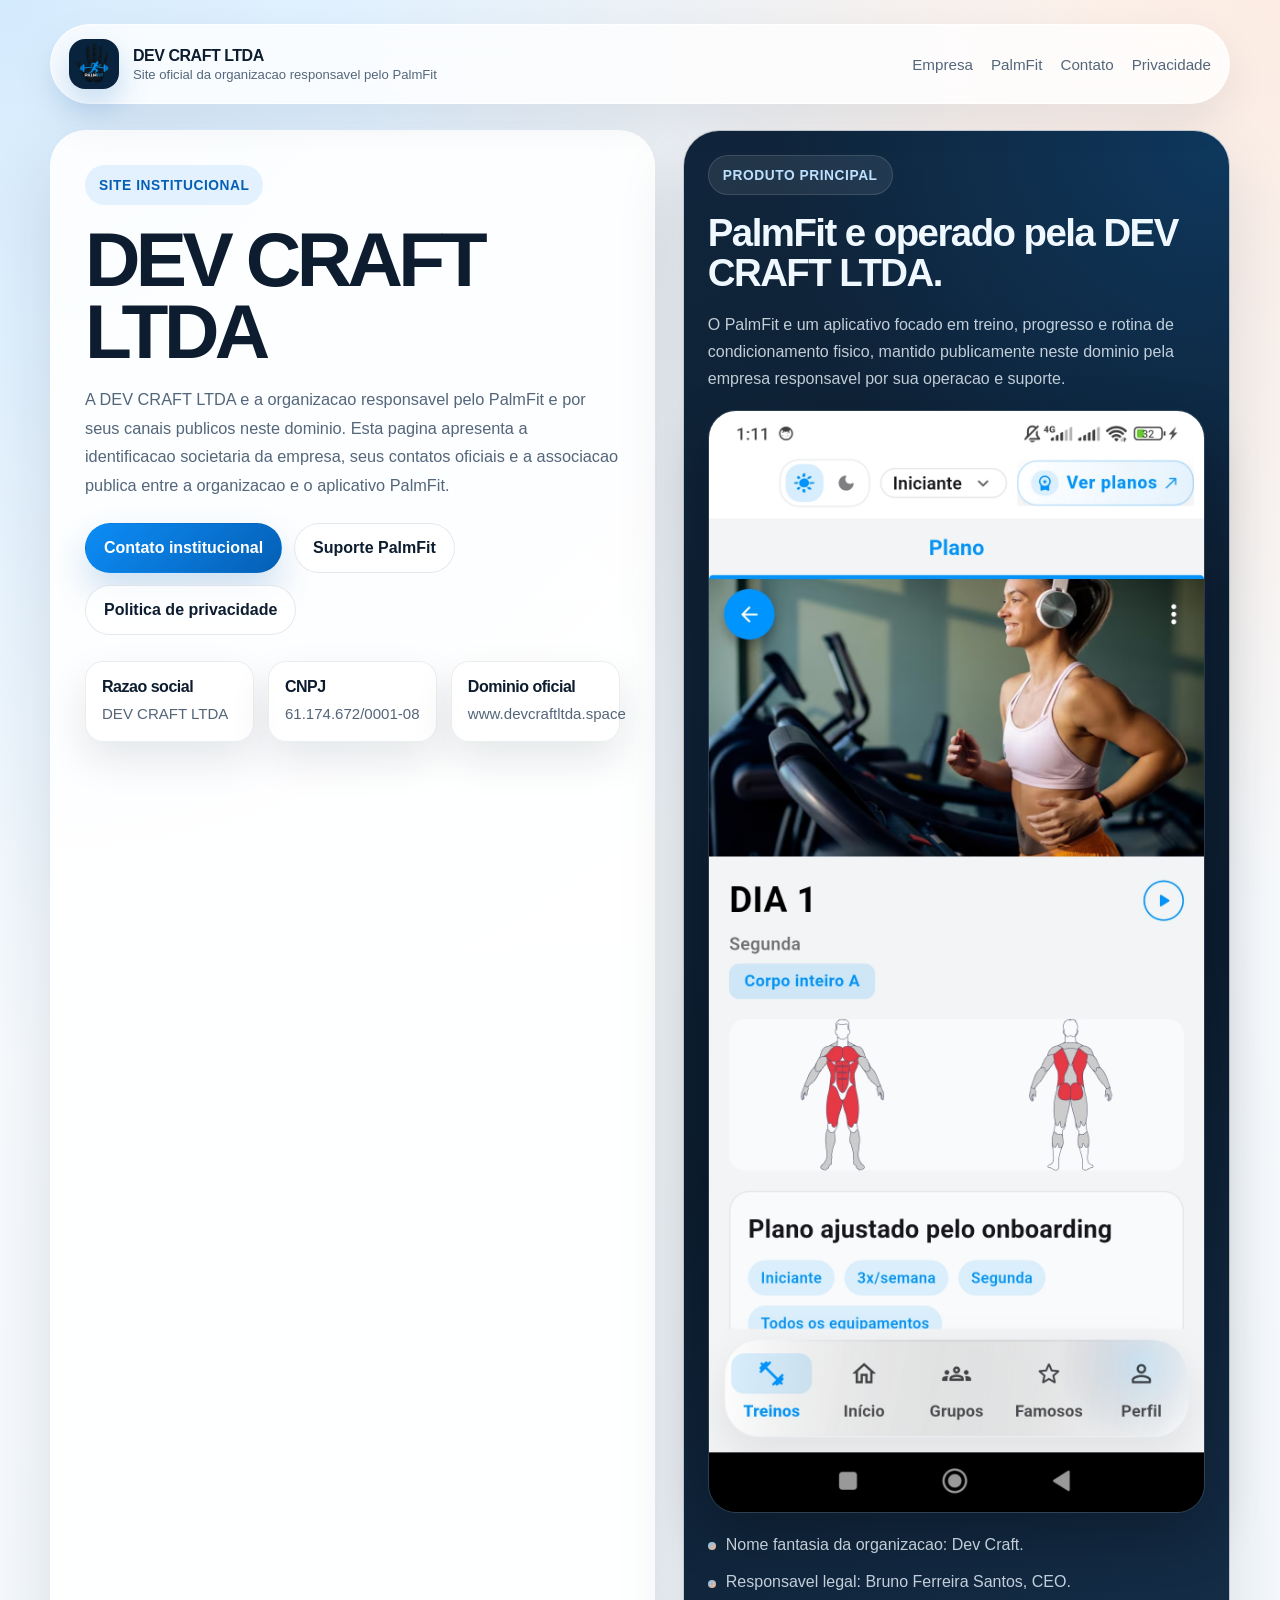
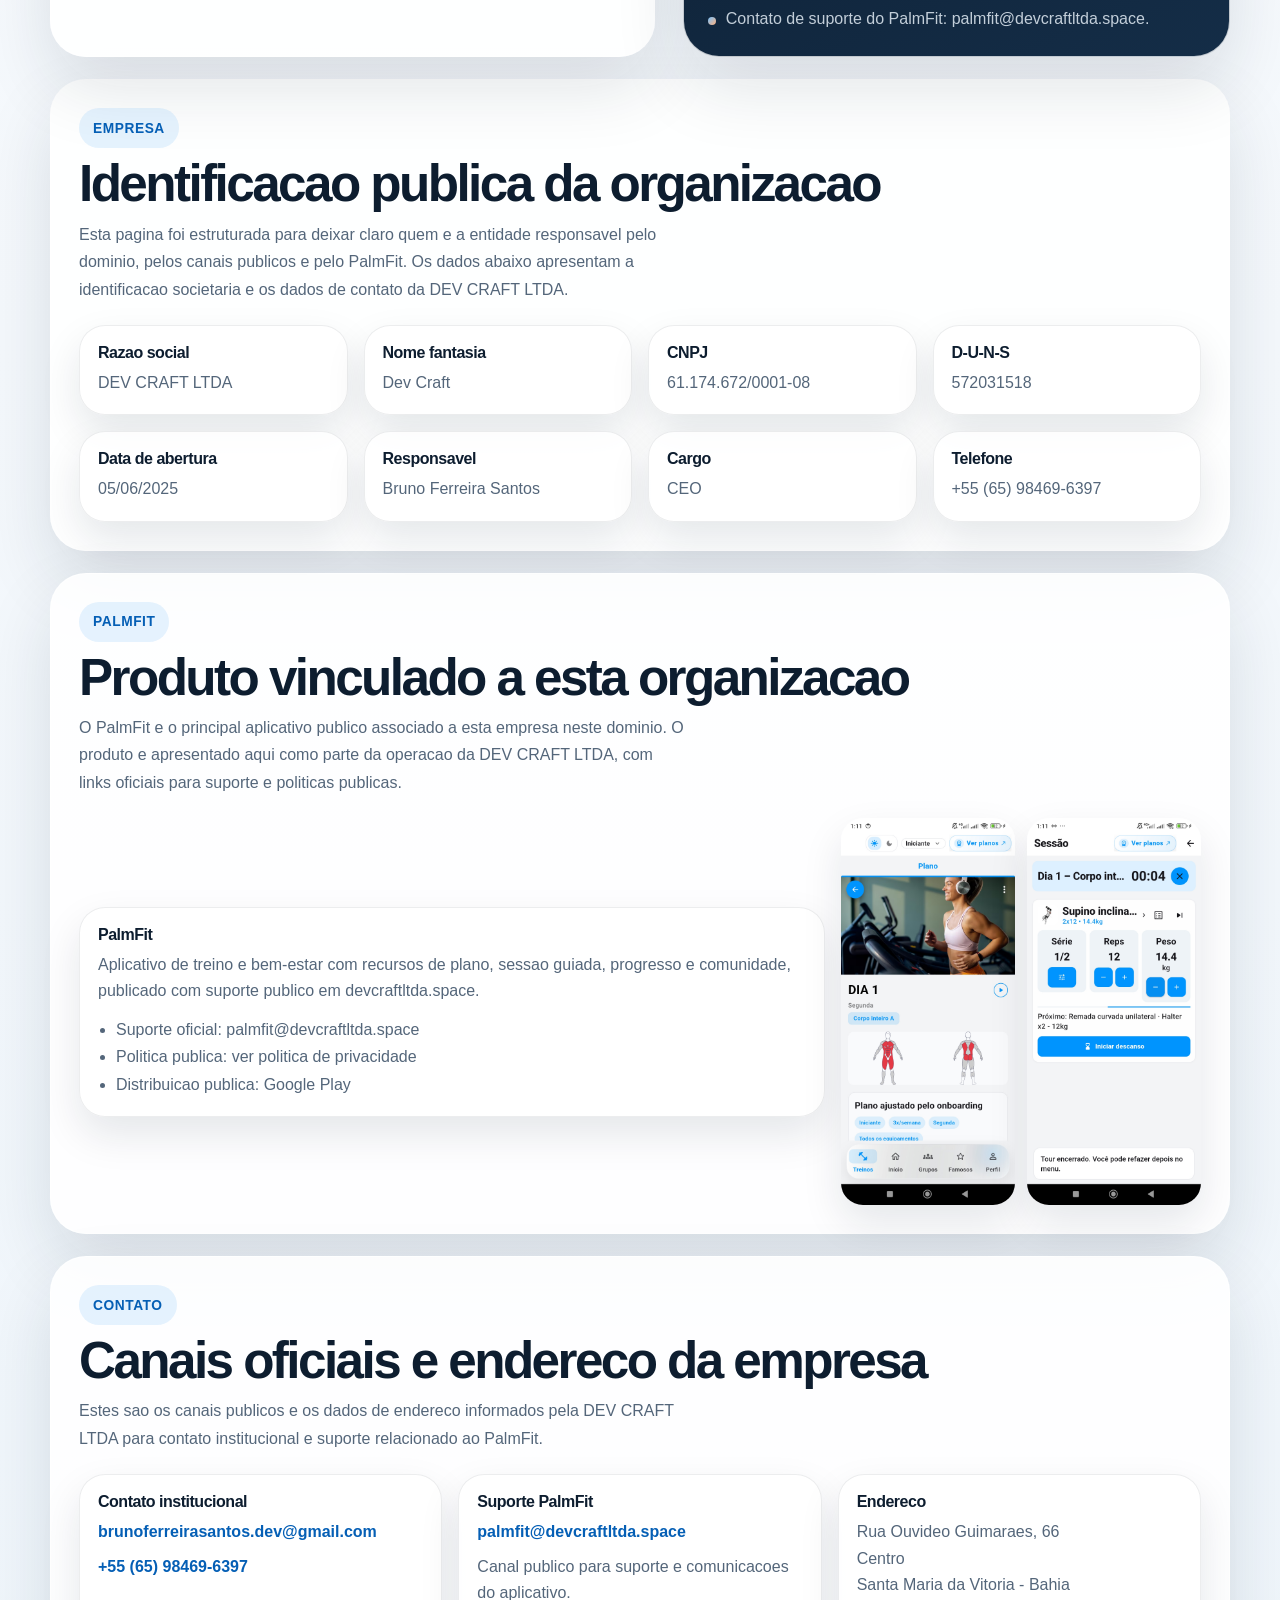
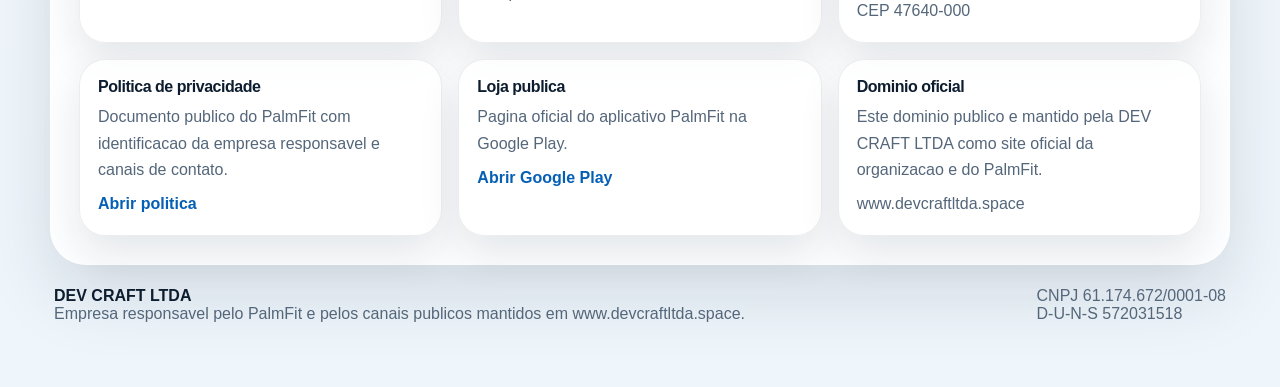
<file: index.html>
<!doctype html>
<html lang="pt-BR">
  <head>
    <meta charset="utf-8" />
    <meta name="viewport" content="width=device-width, initial-scale=1" />
    <title>DEV CRAFT LTDA | Site Oficial | PalmFit</title>
    <meta
      name="description"
      content="Site institucional da DEV CRAFT LTDA, empresa responsavel pelo PalmFit, com dados empresariais, contato oficial e informacoes publicas da organizacao."
    />
    <meta name="robots" content="index, follow" />
    <meta property="og:title" content="DEV CRAFT LTDA | Site Oficial" />
    <meta
      property="og:description"
      content="Empresa responsavel pelo PalmFit, com identificacao societaria, canais oficiais e dados publicos da organizacao."
    />
    <meta property="og:url" content="https://www.devcraftltda.space/" />
    <meta property="og:type" content="website" />
    <meta property="og:site_name" content="DEV CRAFT LTDA" />
    <meta property="og:locale" content="pt_BR" />
    <meta name="twitter:card" content="summary_large_image" />
    <meta name="twitter:title" content="DEV CRAFT LTDA | Site Oficial" />
    <meta
      name="twitter:description"
      content="Site institucional da DEV CRAFT LTDA, organizacao responsavel pelo PalmFit."
    />
    <link rel="preload" as="image" href="./media/brand/blue_icon.jpeg" />
    <link rel="preload" as="image" href="./media/showcase/day-plan.jpg" />
    <link rel="preload" as="image" href="./media/showcase/session.jpg" />
    <style>
      :root {
        color-scheme: light;
        --bg: #f4f8fc;
        --bg-soft: #e5f0fa;
        --surface: rgba(255, 255, 255, 0.88);
        --surface-strong: #ffffff;
        --ink: #0d1d2f;
        --muted: #54667a;
        --line: rgba(13, 29, 47, 0.1);
        --brand: #0c8df6;
        --brand-deep: #055fb5;
        --accent: #ff9250;
        --shadow-lg: 0 30px 70px rgba(13, 29, 47, 0.12);
        --shadow-md: 0 18px 40px rgba(13, 29, 47, 0.1);
        --radius-xl: 36px;
        --radius-lg: 26px;
        --radius-md: 18px;
        --max-width: 1180px;
      }

      * {
        box-sizing: border-box;
      }

      html {
        scroll-behavior: smooth;
      }

      body {
        margin: 0;
        min-height: 100vh;
        font-family: "Segoe UI", "Helvetica Neue", Arial, sans-serif;
        color: var(--ink);
        background:
          radial-gradient(
            circle at top left,
            rgba(12, 141, 246, 0.16),
            transparent 28%
          ),
          radial-gradient(
            circle at top right,
            rgba(255, 146, 80, 0.16),
            transparent 24%
          ),
          linear-gradient(180deg, #fbfdff 0%, var(--bg) 54%, #eef5fb 100%);
      }

      a {
        color: inherit;
        text-decoration: none;
      }

      img {
        display: block;
        max-width: 100%;
      }

      .page-shell {
        padding: 24px 16px 64px;
      }

      .site-header,
      .hero,
      .section,
      .site-footer {
        width: min(100%, var(--max-width));
        margin: 0 auto;
      }

      .site-header {
        position: sticky;
        top: 18px;
        z-index: 20;
        display: flex;
        align-items: center;
        justify-content: space-between;
        gap: 18px;
        padding: 14px 18px;
        border: 1px solid rgba(255, 255, 255, 0.72);
        border-radius: 999px;
        background: rgba(255, 255, 255, 0.8);
        backdrop-filter: blur(18px);
        box-shadow: 0 16px 42px rgba(13, 29, 47, 0.08);
      }

      .brand {
        display: inline-flex;
        align-items: center;
        gap: 14px;
        min-width: fit-content;
      }

      .brand-mark {
        width: 50px;
        height: 50px;
        border-radius: 16px;
        overflow: hidden;
        box-shadow: 0 14px 32px rgba(5, 95, 181, 0.22);
      }

      .brand-mark img {
        width: 100%;
        height: 100%;
        object-fit: cover;
      }

      .brand-copy {
        display: grid;
        gap: 2px;
      }

      .brand-copy strong {
        font-size: 1rem;
        letter-spacing: -0.03em;
      }

      .brand-copy span {
        color: var(--muted);
        font-size: 0.82rem;
      }

      .site-nav {
        display: inline-flex;
        align-items: center;
        gap: 18px;
        color: var(--muted);
        font-size: 0.95rem;
      }

      .site-nav a {
        transition: color 180ms ease;
      }

      .site-nav a:hover,
      .site-nav a:focus-visible {
        color: var(--ink);
      }

      .hero {
        display: grid;
        grid-template-columns: minmax(0, 1.05fr) minmax(320px, 0.95fr);
        gap: 28px;
        align-items: stretch;
        margin-top: 26px;
      }

      .hero-panel,
      .hero-card,
      .section-panel,
      .contact-panel {
        border: 1px solid rgba(255, 255, 255, 0.74);
        border-radius: var(--radius-xl);
        background: var(--surface);
        box-shadow: var(--shadow-lg);
      }

      .hero-panel {
        padding: 34px;
      }

      .eyebrow {
        display: inline-flex;
        align-items: center;
        width: fit-content;
        min-height: 40px;
        padding: 0 14px;
        border-radius: 999px;
        background: rgba(12, 141, 246, 0.1);
        color: var(--brand-deep);
        font-size: 0.86rem;
        font-weight: 800;
        letter-spacing: 0.04em;
        text-transform: uppercase;
      }

      h1,
      h2,
      h3,
      p {
        margin: 0;
      }

      .hero-title {
        margin-top: 18px;
        font-size: clamp(2.8rem, 6vw, 5.8rem);
        line-height: 0.94;
        letter-spacing: -0.06em;
      }

      .hero-subtitle {
        margin-top: 18px;
        max-width: 64ch;
        color: var(--muted);
        font-size: 1.02rem;
        line-height: 1.74;
      }

      .hero-actions {
        display: flex;
        flex-wrap: wrap;
        gap: 12px;
        margin-top: 24px;
      }

      .button {
        display: inline-flex;
        align-items: center;
        justify-content: center;
        min-height: 50px;
        padding: 0 18px;
        border-radius: 999px;
        border: 1px solid transparent;
        font-weight: 700;
        transition:
          transform 180ms ease,
          box-shadow 180ms ease,
          border-color 180ms ease,
          background-color 180ms ease;
      }

      .button:hover,
      .button:focus-visible {
        transform: translateY(-1px);
      }

      .button-primary {
        color: #ffffff;
        background: linear-gradient(135deg, var(--brand), var(--brand-deep));
        box-shadow: 0 18px 36px rgba(5, 95, 181, 0.2);
      }

      .button-secondary {
        color: var(--ink);
        background: rgba(255, 255, 255, 0.78);
        border-color: var(--line);
      }

      .summary-strip {
        display: grid;
        grid-template-columns: repeat(3, minmax(0, 1fr));
        gap: 14px;
        margin-top: 26px;
      }

      .summary-card {
        padding: 16px;
        border-radius: var(--radius-md);
        background: rgba(255, 255, 255, 0.76);
        border: 1px solid rgba(13, 29, 47, 0.08);
        box-shadow: var(--shadow-md);
      }

      .summary-card strong {
        display: block;
        font-size: 1rem;
        letter-spacing: -0.03em;
      }

      .summary-card span {
        display: block;
        margin-top: 6px;
        color: var(--muted);
        line-height: 1.55;
        font-size: 0.94rem;
      }

      .hero-card {
        display: grid;
        gap: 18px;
        padding: 24px;
        background:
          radial-gradient(
            circle at top right,
            rgba(12, 141, 246, 0.2),
            transparent 28%
          ),
          linear-gradient(155deg, #10253b, #0c1d30 60%, #142d47 100%);
        color: #eff7ff;
      }

      .hero-card h2 {
        font-size: clamp(1.9rem, 3vw, 2.8rem);
        line-height: 1.04;
        letter-spacing: -0.04em;
      }

      .hero-card p,
      .hero-card li {
        color: rgba(239, 247, 255, 0.8);
        line-height: 1.7;
      }

      .product-shot {
        overflow: hidden;
        border-radius: 28px;
        border: 1px solid rgba(255, 255, 255, 0.12);
        box-shadow: 0 22px 56px rgba(0, 0, 0, 0.24);
      }

      .product-shot img {
        width: 100%;
        height: auto;
      }

      .hero-points {
        margin: 0;
        padding: 0;
        list-style: none;
        display: grid;
        gap: 10px;
      }

      .hero-points li {
        position: relative;
        padding-left: 18px;
      }

      .hero-points li::before {
        content: "";
        position: absolute;
        left: 0;
        top: 0.72em;
        width: 8px;
        height: 8px;
        border-radius: 999px;
        background: linear-gradient(135deg, #78c2ff, #ffb27f);
      }

      .section {
        margin-top: 22px;
      }

      .section-panel {
        padding: 28px;
      }

      .section-header {
        display: grid;
        gap: 10px;
        margin-bottom: 22px;
      }

      .section-header h2 {
        font-size: clamp(2rem, 4vw, 3.3rem);
        line-height: 1.02;
        letter-spacing: -0.05em;
      }

      .section-header p {
        max-width: 68ch;
        color: var(--muted);
        line-height: 1.72;
      }

      .facts-grid,
      .links-grid,
      .contact-grid,
      .product-grid {
        display: grid;
        gap: 16px;
      }

      .facts-grid {
        grid-template-columns: repeat(4, minmax(0, 1fr));
      }

      .fact-card,
      .link-card,
      .contact-card,
      .product-card {
        padding: 18px;
        border-radius: var(--radius-lg);
        background: rgba(255, 255, 255, 0.82);
        border: 1px solid rgba(13, 29, 47, 0.08);
        box-shadow: var(--shadow-md);
      }

      .fact-card strong,
      .link-card strong,
      .contact-card strong,
      .product-card strong {
        display: block;
        font-size: 1rem;
        letter-spacing: -0.03em;
      }

      .fact-card span,
      .link-card span,
      .contact-card span,
      .product-card span,
      .product-card p {
        display: block;
        margin-top: 8px;
        color: var(--muted);
        line-height: 1.64;
      }

      .product-grid {
        grid-template-columns: minmax(0, 1fr) minmax(280px, 360px);
        align-items: center;
      }

      .product-card ul {
        margin: 12px 0 0;
        padding-left: 18px;
        color: var(--muted);
        line-height: 1.7;
      }

      .product-gallery {
        display: grid;
        grid-template-columns: repeat(2, minmax(0, 1fr));
        gap: 12px;
      }

      .product-gallery img {
        border-radius: 22px;
        box-shadow: var(--shadow-md);
      }

      .links-grid,
      .contact-grid {
        grid-template-columns: repeat(3, minmax(0, 1fr));
      }

      .link-card a,
      .contact-card a {
        color: var(--brand-deep);
        font-weight: 700;
      }

      .address {
        color: var(--muted);
        line-height: 1.72;
      }

      .site-footer {
        display: flex;
        flex-wrap: wrap;
        justify-content: space-between;
        gap: 18px;
        margin-top: 22px;
        padding: 0 4px;
        color: var(--muted);
      }

      .site-footer strong {
        color: var(--ink);
      }

      @media (max-width: 1080px) {
        .hero,
        .product-grid {
          grid-template-columns: 1fr;
        }

        .facts-grid {
          grid-template-columns: repeat(2, minmax(0, 1fr));
        }

        .links-grid,
        .contact-grid {
          grid-template-columns: 1fr;
        }
      }

      @media (max-width: 760px) {
        .page-shell {
          padding-top: 16px;
        }

        .site-header {
          position: static;
          flex-wrap: wrap;
          justify-content: center;
          border-radius: 28px;
        }

        .site-nav {
          width: 100%;
          justify-content: center;
          flex-wrap: wrap;
        }

        .hero-panel,
        .hero-card,
        .section-panel {
          padding: 22px;
        }

        .summary-strip,
        .facts-grid,
        .product-gallery {
          grid-template-columns: 1fr;
        }

        .hero-actions {
          flex-direction: column;
        }

        .button {
          width: 100%;
        }

        .hero-title,
        .section-header h2 {
          max-width: none;
        }
      }
    </style>
    <script type="application/ld+json">
      {
        "@context": "https://schema.org",
        "@type": "Organization",
        "name": "Dev Craft",
        "legalName": "DEV CRAFT LTDA",
        "url": "https://www.devcraftltda.space/",
        "email": "brunoferreirasantos.dev@gmail.com",
        "telephone": "+55-65-98469-6397",
        "taxID": "61.174.672/0001-08",
        "duns": "572031518",
        "foundingDate": "2025-06-05",
        "founder": {
          "@type": "Person",
          "name": "Bruno Ferreira Santos",
          "jobTitle": "CEO"
        },
        "address": {
          "@type": "PostalAddress",
          "streetAddress": "Rua Ouvideo Guimaraes, 66",
          "addressLocality": "Santa Maria da Vitoria",
          "addressRegion": "BA",
          "postalCode": "47640-000",
          "addressCountry": "BR"
        },
        "contactPoint": [
          {
            "@type": "ContactPoint",
            "contactType": "customer support",
            "email": "palmfit@devcraftltda.space",
            "telephone": "+55-65-98469-6397"
          },
          {
            "@type": "ContactPoint",
            "contactType": "corporate",
            "email": "brunoferreirasantos.dev@gmail.com",
            "telephone": "+55-65-98469-6397"
          }
        ],
        "brand": {
          "@type": "Brand",
          "name": "PalmFit"
        }
      }
    </script>
  </head>
  <body>
    <div class="page-shell">
      <header class="site-header">
        <a class="brand" href="#top">
          <span class="brand-mark">
            <img src="./media/brand/blue_icon.jpeg" alt="Marca PalmFit" />
          </span>
          <span class="brand-copy">
            <strong>DEV CRAFT LTDA</strong>
            <span>Site oficial da organizacao responsavel pelo PalmFit</span>
          </span>
        </a>

        <nav class="site-nav" aria-label="Navegacao principal">
          <a href="#empresa">Empresa</a>
          <a href="#palmfit">PalmFit</a>
          <a href="#contato">Contato</a>
          <a href="./palmfit-politica-de-privacidade.html">Privacidade</a>
        </nav>
      </header>

      <main id="top">
        <section class="hero" aria-labelledby="hero-title">
          <div class="hero-panel">
            <span class="eyebrow">Site institucional</span>
            <h1 class="hero-title" id="hero-title">DEV CRAFT LTDA</h1>
            <p class="hero-subtitle">
              A DEV CRAFT LTDA e a organizacao responsavel pelo PalmFit e por
              seus canais publicos neste dominio. Esta pagina apresenta a
              identificacao societaria da empresa, seus contatos oficiais e a
              associacao publica entre a organizacao e o aplicativo PalmFit.
            </p>

            <div class="hero-actions">
              <a
                class="button button-primary"
                href="mailto:brunoferreirasantos.dev@gmail.com"
              >
                Contato institucional
              </a>
              <a
                class="button button-secondary"
                href="mailto:palmfit@devcraftltda.space"
              >
                Suporte PalmFit
              </a>
              <a
                class="button button-secondary"
                href="./palmfit-politica-de-privacidade.html"
              >
                Politica de privacidade
              </a>
            </div>

            <div class="summary-strip">
              <article class="summary-card">
                <strong>Razao social</strong>
                <span>DEV CRAFT LTDA</span>
              </article>
              <article class="summary-card">
                <strong>CNPJ</strong>
                <span>61.174.672/0001-08</span>
              </article>
              <article class="summary-card">
                <strong>Dominio oficial</strong>
                <span>www.devcraftltda.space</span>
              </article>
            </div>
          </div>

          <aside class="hero-card" aria-label="Resumo do produto e da empresa">
            <span
              class="eyebrow"
              style="
                background: rgba(255, 255, 255, 0.08);
                color: #bde0ff;
                border: 1px solid rgba(255, 255, 255, 0.12);
              "
            >
              Produto principal
            </span>
            <h2>PalmFit e operado pela DEV CRAFT LTDA.</h2>
            <p>
              O PalmFit e um aplicativo focado em treino, progresso e rotina de
              condicionamento fisico, mantido publicamente neste dominio pela
              empresa responsavel por sua operacao e suporte.
            </p>
            <div class="product-shot">
              <img src="./media/showcase/day-plan.jpg" alt="Tela do PalmFit" />
            </div>
            <ul class="hero-points">
              <li>Nome fantasia da organizacao: Dev Craft.</li>
              <li>Responsavel legal: Bruno Ferreira Santos, CEO.</li>
              <li>
                Contato de suporte do PalmFit: palmfit@devcraftltda.space.
              </li>
            </ul>
          </aside>
        </section>

        <section class="section" id="empresa">
          <div class="section-panel">
            <div class="section-header">
              <span class="eyebrow">Empresa</span>
              <h2>Identificacao publica da organizacao</h2>
              <p>
                Esta pagina foi estruturada para deixar claro quem e a entidade
                responsavel pelo dominio, pelos canais publicos e pelo PalmFit.
                Os dados abaixo apresentam a identificacao societaria e os dados
                de contato da DEV CRAFT LTDA.
              </p>
            </div>

            <div class="facts-grid">
              <article class="fact-card">
                <strong>Razao social</strong>
                <span>DEV CRAFT LTDA</span>
              </article>
              <article class="fact-card">
                <strong>Nome fantasia</strong>
                <span>Dev Craft</span>
              </article>
              <article class="fact-card">
                <strong>CNPJ</strong>
                <span>61.174.672/0001-08</span>
              </article>
              <article class="fact-card">
                <strong>D-U-N-S</strong>
                <span>572031518</span>
              </article>
              <article class="fact-card">
                <strong>Data de abertura</strong>
                <span>05/06/2025</span>
              </article>
              <article class="fact-card">
                <strong>Responsavel</strong>
                <span>Bruno Ferreira Santos</span>
              </article>
              <article class="fact-card">
                <strong>Cargo</strong>
                <span>CEO</span>
              </article>
              <article class="fact-card">
                <strong>Telefone</strong>
                <span>+55 (65) 98469-6397</span>
              </article>
            </div>
          </div>
        </section>

        <section class="section" id="palmfit">
          <div class="section-panel">
            <div class="section-header">
              <span class="eyebrow">PalmFit</span>
              <h2>Produto vinculado a esta organizacao</h2>
              <p>
                O PalmFit e o principal aplicativo publico associado a esta
                empresa neste dominio. O produto e apresentado aqui como parte
                da operacao da DEV CRAFT LTDA, com links oficiais para suporte e
                politicas publicas.
              </p>
            </div>

            <div class="product-grid">
              <article class="product-card">
                <strong>PalmFit</strong>
                <p>
                  Aplicativo de treino e bem-estar com recursos de plano, sessao
                  guiada, progresso e comunidade, publicado com suporte publico
                  em devcraftltda.space.
                </p>
                <ul>
                  <li>Suporte oficial: palmfit@devcraftltda.space</li>
                  <li>
                    Politica publica:
                    <a href="./palmfit-politica-de-privacidade.html"
                      >ver politica de privacidade</a
                    >
                  </li>
                  <li>
                    Distribuicao publica:
                    <a
                      href="https://play.google.com/store/apps/details?id=com.tools.palmfit"
                      target="_blank"
                      rel="noreferrer"
                      >Google Play</a
                    >
                  </li>
                </ul>
              </article>

              <div class="product-gallery" aria-label="Telas do PalmFit">
                <img
                  src="./media/showcase/day-plan.jpg"
                  alt="Plano do dia no PalmFit"
                />
                <img
                  src="./media/showcase/session.jpg"
                  alt="Sessao guiada do PalmFit"
                />
              </div>
            </div>
          </div>
        </section>

        <section class="section" id="contato">
          <div class="section-panel contact-panel">
            <div class="section-header">
              <span class="eyebrow">Contato</span>
              <h2>Canais oficiais e endereco da empresa</h2>
              <p>
                Estes sao os canais publicos e os dados de endereco informados
                pela DEV CRAFT LTDA para contato institucional e suporte
                relacionado ao PalmFit.
              </p>
            </div>

            <div class="contact-grid">
              <article class="contact-card">
                <strong>Contato institucional</strong>
                <span>
                  <a href="mailto:brunoferreirasantos.dev@gmail.com">
                    brunoferreirasantos.dev@gmail.com
                  </a>
                </span>
                <span>
                  <a href="tel:+5565984696397">+55 (65) 98469-6397</a>
                </span>
              </article>

              <article class="contact-card">
                <strong>Suporte PalmFit</strong>
                <span>
                  <a href="mailto:palmfit@devcraftltda.space">
                    palmfit@devcraftltda.space
                  </a>
                </span>
                <span
                  >Canal publico para suporte e comunicacoes do
                  aplicativo.</span
                >
              </article>

              <article class="contact-card">
                <strong>Endereco</strong>
                <span class="address">
                  Rua Ouvideo Guimaraes, 66<br />
                  Centro<br />
                  Santa Maria da Vitoria - Bahia<br />
                  CEP 47640-000
                </span>
              </article>
            </div>

            <div class="links-grid" style="margin-top: 16px">
              <article class="link-card">
                <strong>Politica de privacidade</strong>
                <span>
                  Documento publico do PalmFit com identificacao da empresa
                  responsavel e canais de contato.
                </span>
                <span>
                  <a href="./palmfit-politica-de-privacidade.html"
                    >Abrir politica</a
                  >
                </span>
              </article>

              <article class="link-card">
                <strong>Loja publica</strong>
                <span>
                  Pagina oficial do aplicativo PalmFit na Google Play.
                </span>
                <span>
                  <a
                    href="https://play.google.com/store/apps/details?id=com.tools.palmfit"
                    target="_blank"
                    rel="noreferrer"
                  >
                    Abrir Google Play
                  </a>
                </span>
              </article>

              <article class="link-card">
                <strong>Dominio oficial</strong>
                <span>
                  Este dominio publico e mantido pela DEV CRAFT LTDA como site
                  oficial da organizacao e do PalmFit.
                </span>
                <span>www.devcraftltda.space</span>
              </article>
            </div>
          </div>
        </section>
      </main>

      <footer class="site-footer">
        <p>
          <strong>DEV CRAFT LTDA</strong><br />
          Empresa responsavel pelo PalmFit e pelos canais publicos mantidos em
          www.devcraftltda.space.
        </p>
        <p>
          CNPJ 61.174.672/0001-08<br />
          D-U-N-S 572031518
        </p>
      </footer>
    </div>
  </body>
</html>
</file>
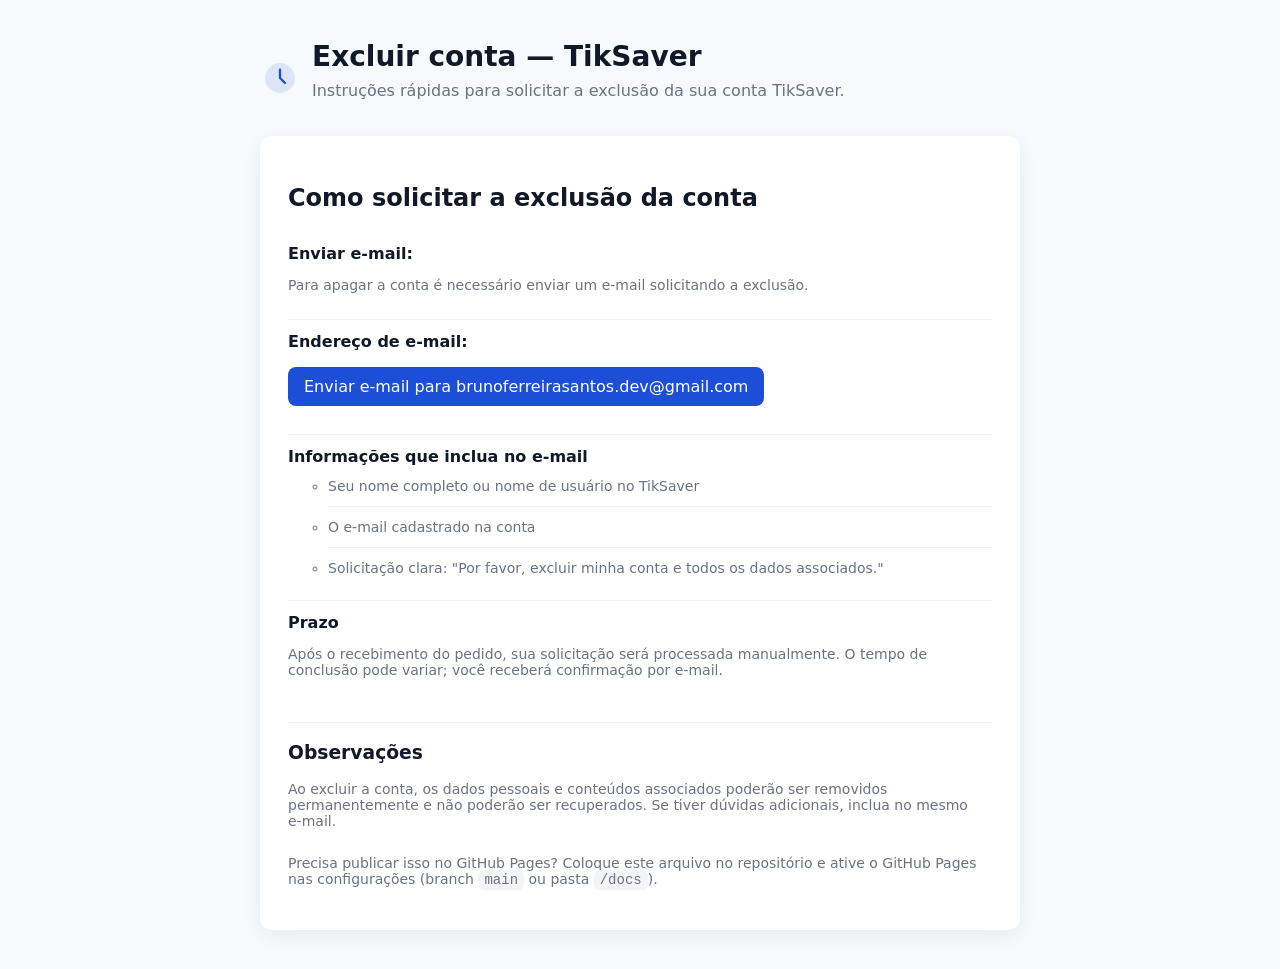
<file: delete-account-tiksaver.html>
<!doctype html>
<html lang="pt-BR">
<head>
  <meta charset="utf-8">
  <meta name="viewport" content="width=device-width,initial-scale=1">
  <title>Excluir conta — TikSaver</title>
  <style>
    :root{--bg:#f7fafc;--card:#ffffff;--accent:#1d4ed8;--muted:#6b7280}
    body{font-family:Inter, system-ui, -apple-system, "Segoe UI", Roboto, "Helvetica Neue", Arial; background:var(--bg); color:#111827; margin:0; padding:40px;}
    .container{max-width:760px;margin:0 auto}
    header{display:flex;align-items:center;gap:12px}
    h1{margin:0;font-size:28px}
    p.lead{color:var(--muted);margin-top:8px}
    .card{background:var(--card);border-radius:12px;padding:28px;margin-top:20px;box-shadow:0 6px 20px rgba(15,23,42,0.06)}
    .steps{margin:0;padding:0;list-style:none}
    .steps li{padding:12px 0;border-bottom:1px solid #eef2f7}
    .steps li:last-child{border-bottom:0}
    .btn{display:inline-block;background:var(--accent);color:white;padding:10px 16px;border-radius:8px;text-decoration:none}
    .muted{color:var(--muted);font-size:14px}
    footer{margin-top:26px;color:var(--muted);font-size:13px}
    code{background:#f3f4f6;padding:2px 6px;border-radius:6px}
  </style>
</head>
<body>
  <div class="container">
    <header>
      <svg width="40" height="40" viewBox="0 0 24 24" fill="none" xmlns="http://www.w3.org/2000/svg" aria-hidden>
        <path d="M3 12a9 9 0 1018 0A9 9 0 003 12z" fill="#1d4ed8" opacity="0.12"/>
        <path d="M12 7v5l3 3" stroke="#1d4ed8" stroke-width="1.4" stroke-linecap="round" stroke-linejoin="round"/>
      </svg>
      <div>
        <h1>Excluir conta — TikSaver</h1>
        <p class="lead">Instruções rápidas para solicitar a exclusão da sua conta TikSaver.</p>
      </div>
    </header>

    <div class="card" role="main">
      <h2>Como solicitar a exclusão da conta</h2>
      <ol class="steps">
        <li>
          <strong>Enviar e‑mail:</strong>
          <p class="muted">Para apagar a conta é necessário enviar um e‑mail solicitando a exclusão.</p>
        </li>
        <li>
          <strong>Endereço de e‑mail:</strong>
          <p><a class="btn" href="mailto:brunoferreirasantos.dev@gmail.com">Enviar e‑mail para brunoferreirasantos.dev@gmail.com</a></p>
        </li>
        <li>
          <strong>Informações que inclua no e‑mail</strong>
          <ul class="muted">
            <li>Seu nome completo ou nome de usuário no TikSaver</li>
            <li>O e‑mail cadastrado na conta</li>
            <li>Solicitação clara: "Por favor, excluir minha conta e todos os dados associados."</li>
          </ul>
        </li>
        <li>
          <strong>Prazo</strong>
          <p class="muted">Após o recebimento do pedido, sua solicitação será processada manualmente. O tempo de conclusão pode variar; você receberá confirmação por e‑mail.</p>
        </li>
      </ol>

      <hr style="margin:18px 0;border:none;border-top:1px solid #eef2f7">

      <h3>Observações</h3>
      <p class="muted">Ao excluir a conta, os dados pessoais e conteúdos associados poderão ser removidos permanentemente e não poderão ser recuperados. Se tiver dúvidas adicionais, inclua no mesmo e‑mail.</p>

      <footer>
        <p class="muted">Precisa publicar isso no GitHub Pages? Coloque este arquivo no repositório e ative o GitHub Pages nas configurações (branch <code>main</code> ou pasta <code>/docs</code>).</p>
      </footer>
    </div>
  </div>
</body>
</html>
</file>
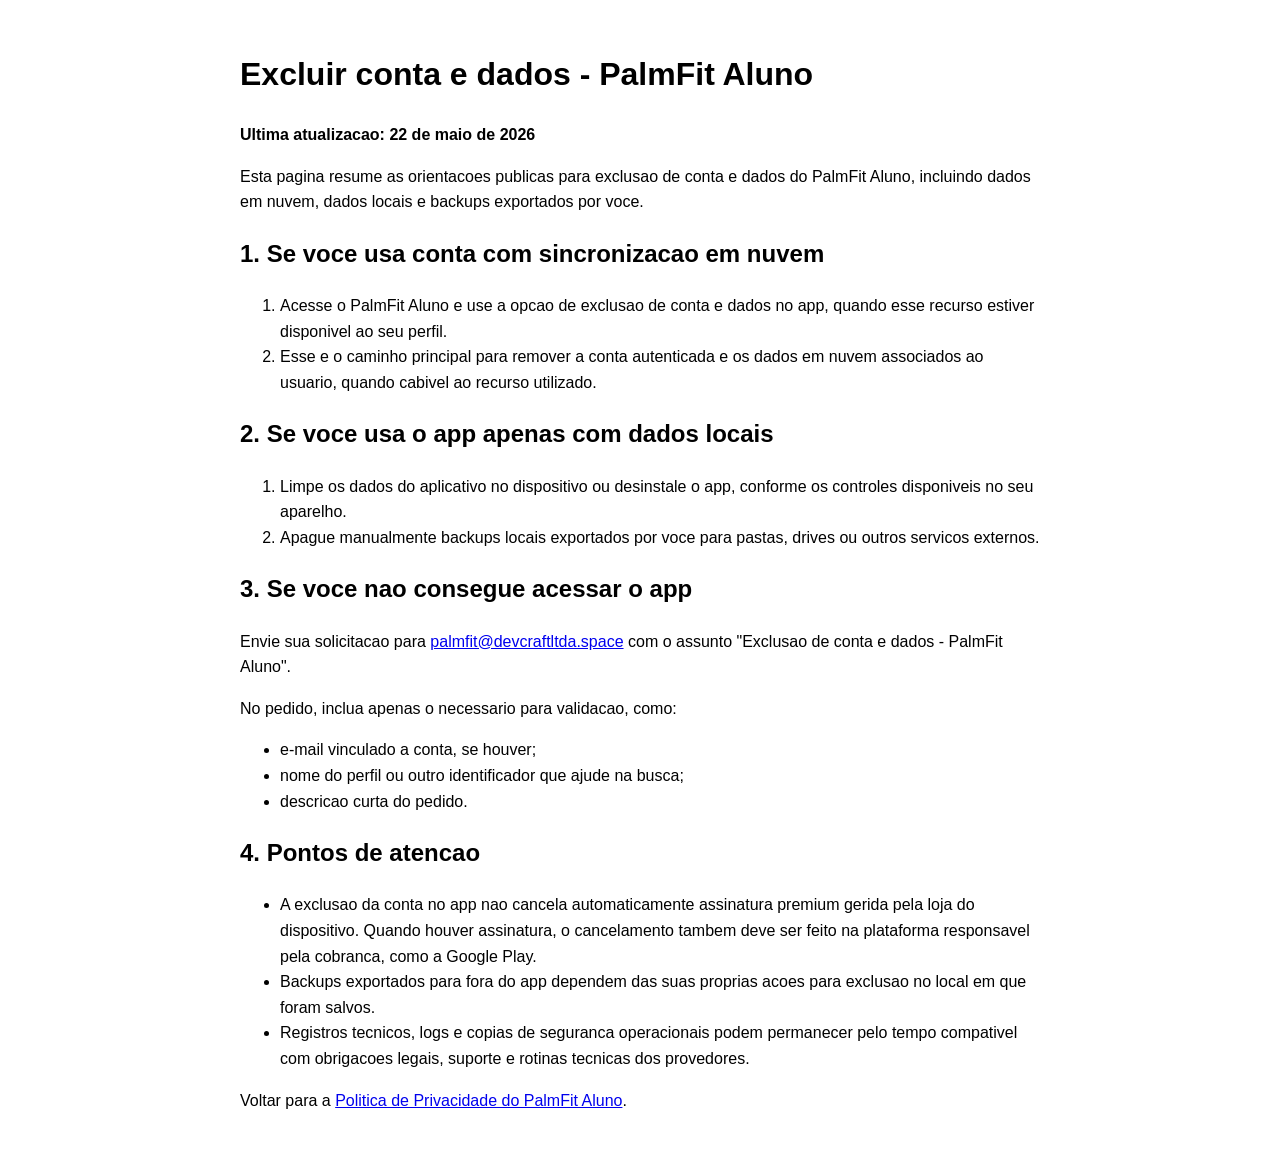
<file: palmfit-aluno-exclusao-de-conta.html>
<!doctype html>
<html lang="pt-BR">
  <head>
    <meta charset="utf-8" />
    <meta name="viewport" content="width=device-width, initial-scale=1" />
    <title>Excluir conta e dados - PalmFit Aluno</title>
  </head>
  <body>
    <div
      style="
        max-width: 800px;
        margin: 0 auto;
        padding: 20px;
        font-family: Arial, sans-serif;
        line-height: 1.6;
      "
    >
      <h1>Excluir conta e dados - PalmFit Aluno</h1>
      <p><strong>Ultima atualizacao: 22 de maio de 2026</strong></p>

      <p>
        Esta pagina resume as orientacoes publicas para exclusao de conta e
        dados do PalmFit Aluno, incluindo dados em nuvem, dados locais e
        backups exportados por voce.
      </p>

      <h2>1. Se voce usa conta com sincronizacao em nuvem</h2>
      <ol>
        <li>
          Acesse o PalmFit Aluno e use a opcao de exclusao de conta e dados no
          app, quando esse recurso estiver disponivel ao seu perfil.
        </li>
        <li>
          Esse e o caminho principal para remover a conta autenticada e os dados
          em nuvem associados ao usuario, quando cabivel ao recurso utilizado.
        </li>
      </ol>

      <h2>2. Se voce usa o app apenas com dados locais</h2>
      <ol>
        <li>
          Limpe os dados do aplicativo no dispositivo ou desinstale o app,
          conforme os controles disponiveis no seu aparelho.
        </li>
        <li>
          Apague manualmente backups locais exportados por voce para pastas,
          drives ou outros servicos externos.
        </li>
      </ol>

      <h2>3. Se voce nao consegue acessar o app</h2>
      <p>
        Envie sua solicitacao para
        <a href="mailto:palmfit@devcraftltda.space">palmfit@devcraftltda.space</a
        > com o assunto "Exclusao de conta e dados - PalmFit Aluno".
      </p>
      <p>No pedido, inclua apenas o necessario para validacao, como:</p>
      <ul>
        <li>e-mail vinculado a conta, se houver;</li>
        <li>nome do perfil ou outro identificador que ajude na busca;</li>
        <li>descricao curta do pedido.</li>
      </ul>

      <h2>4. Pontos de atencao</h2>
      <ul>
        <li>
          A exclusao da conta no app nao cancela automaticamente assinatura
          premium gerida pela loja do dispositivo. Quando houver assinatura, o
          cancelamento tambem deve ser feito na plataforma responsavel pela
          cobranca, como a Google Play.
        </li>
        <li>
          Backups exportados para fora do app dependem das suas proprias acoes
          para exclusao no local em que foram salvos.
        </li>
        <li>
          Registros tecnicos, logs e copias de seguranca operacionais podem
          permanecer pelo tempo compativel com obrigacoes legais, suporte e
          rotinas tecnicas dos provedores.
        </li>
      </ul>

      <p>
        Voltar para a
        <a href="./palmfit-aluno-politica-de-privacidade.html"
          >Politica de Privacidade do PalmFit Aluno</a
        >.
      </p>
    </div>
  </body>
</html>
</file>
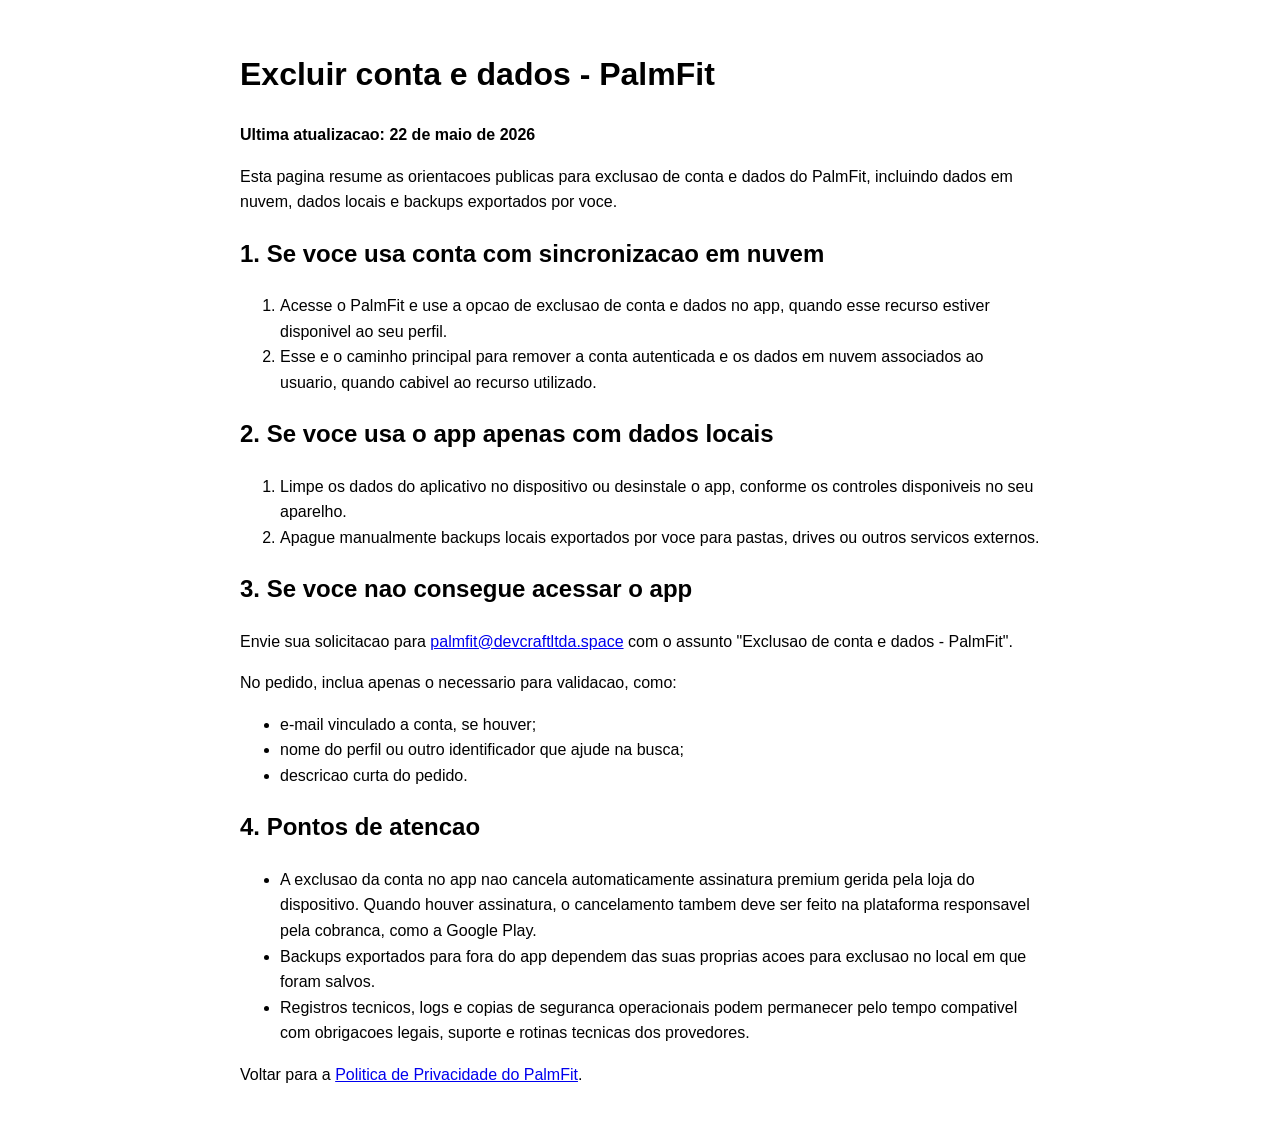
<file: palmfit-exclusao-de-conta.html>
<!doctype html>
<html lang="pt-BR">
  <head>
    <meta charset="utf-8" />
    <meta name="viewport" content="width=device-width, initial-scale=1" />
    <title>Excluir conta e dados - PalmFit</title>
  </head>
  <body>
    <div
      style="
        max-width: 800px;
        margin: 0 auto;
        padding: 20px;
        font-family: Arial, sans-serif;
        line-height: 1.6;
      "
    >
      <h1>Excluir conta e dados - PalmFit</h1>
      <p><strong>Ultima atualizacao: 22 de maio de 2026</strong></p>

      <p>
        Esta pagina resume as orientacoes publicas para exclusao de conta e
        dados do PalmFit, incluindo dados em nuvem, dados locais e backups
        exportados por voce.
      </p>

      <h2>1. Se voce usa conta com sincronizacao em nuvem</h2>
      <ol>
        <li>
          Acesse o PalmFit e use a opcao de exclusao de conta e dados no app,
          quando esse recurso estiver disponivel ao seu perfil.
        </li>
        <li>
          Esse e o caminho principal para remover a conta autenticada e os dados
          em nuvem associados ao usuario, quando cabivel ao recurso utilizado.
        </li>
      </ol>

      <h2>2. Se voce usa o app apenas com dados locais</h2>
      <ol>
        <li>
          Limpe os dados do aplicativo no dispositivo ou desinstale o app,
          conforme os controles disponiveis no seu aparelho.
        </li>
        <li>
          Apague manualmente backups locais exportados por voce para pastas,
          drives ou outros servicos externos.
        </li>
      </ol>

      <h2>3. Se voce nao consegue acessar o app</h2>
      <p>
        Envie sua solicitacao para
        <a href="mailto:palmfit@devcraftltda.space">palmfit@devcraftltda.space</a>
        com o assunto "Exclusao de conta e dados - PalmFit".
      </p>
      <p>No pedido, inclua apenas o necessario para validacao, como:</p>
      <ul>
        <li>e-mail vinculado a conta, se houver;</li>
        <li>nome do perfil ou outro identificador que ajude na busca;</li>
        <li>descricao curta do pedido.</li>
      </ul>

      <h2>4. Pontos de atencao</h2>
      <ul>
        <li>
          A exclusao da conta no app nao cancela automaticamente assinatura
          premium gerida pela loja do dispositivo. Quando houver assinatura, o
          cancelamento tambem deve ser feito na plataforma responsavel pela
          cobranca, como a Google Play.
        </li>
        <li>
          Backups exportados para fora do app dependem das suas proprias acoes
          para exclusao no local em que foram salvos.
        </li>
        <li>
          Registros tecnicos, logs e copias de seguranca operacionais podem
          permanecer pelo tempo compativel com obrigacoes legais, suporte e
          rotinas tecnicas dos provedores.
        </li>
      </ul>

      <p>
        Voltar para a
        <a href="./palmfit-politica-de-privacidade.html"
          >Politica de Privacidade do PalmFit</a
        >.
      </p>
    </div>
  </body>
</html>
</file>
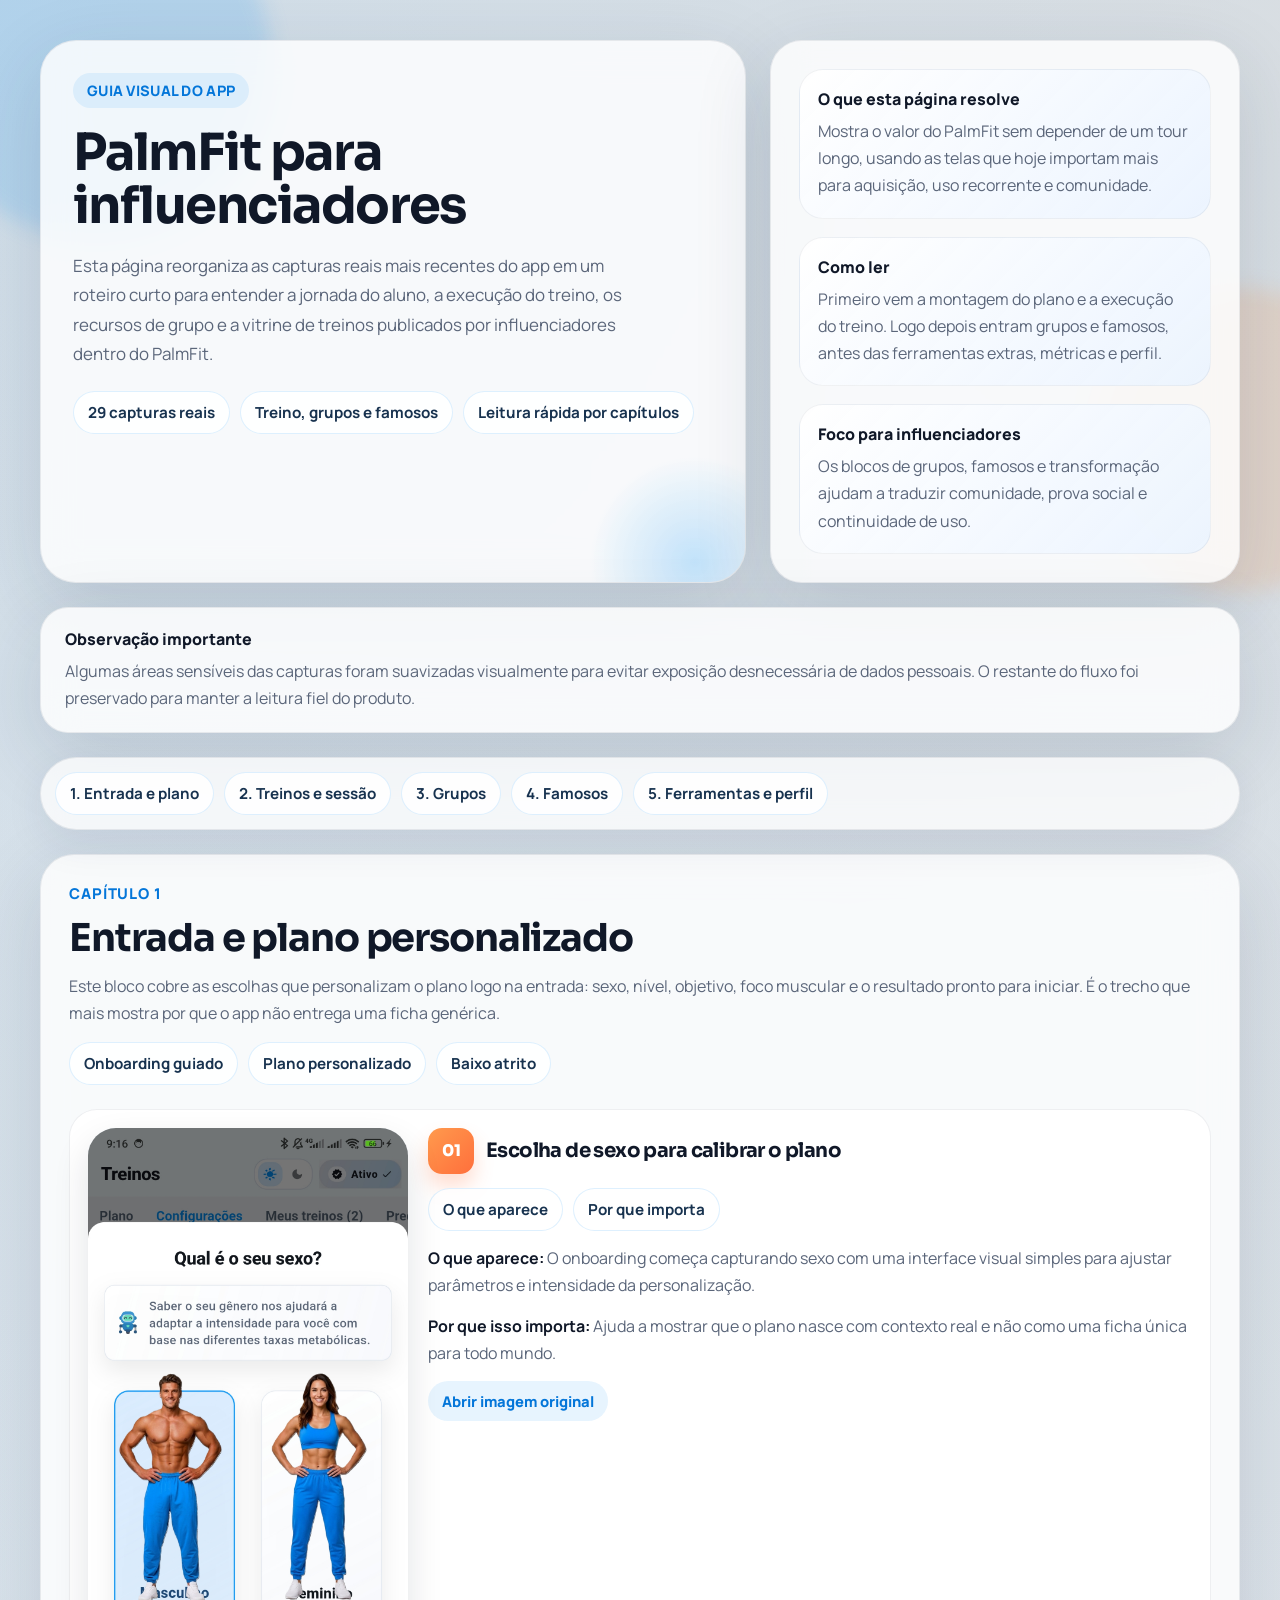
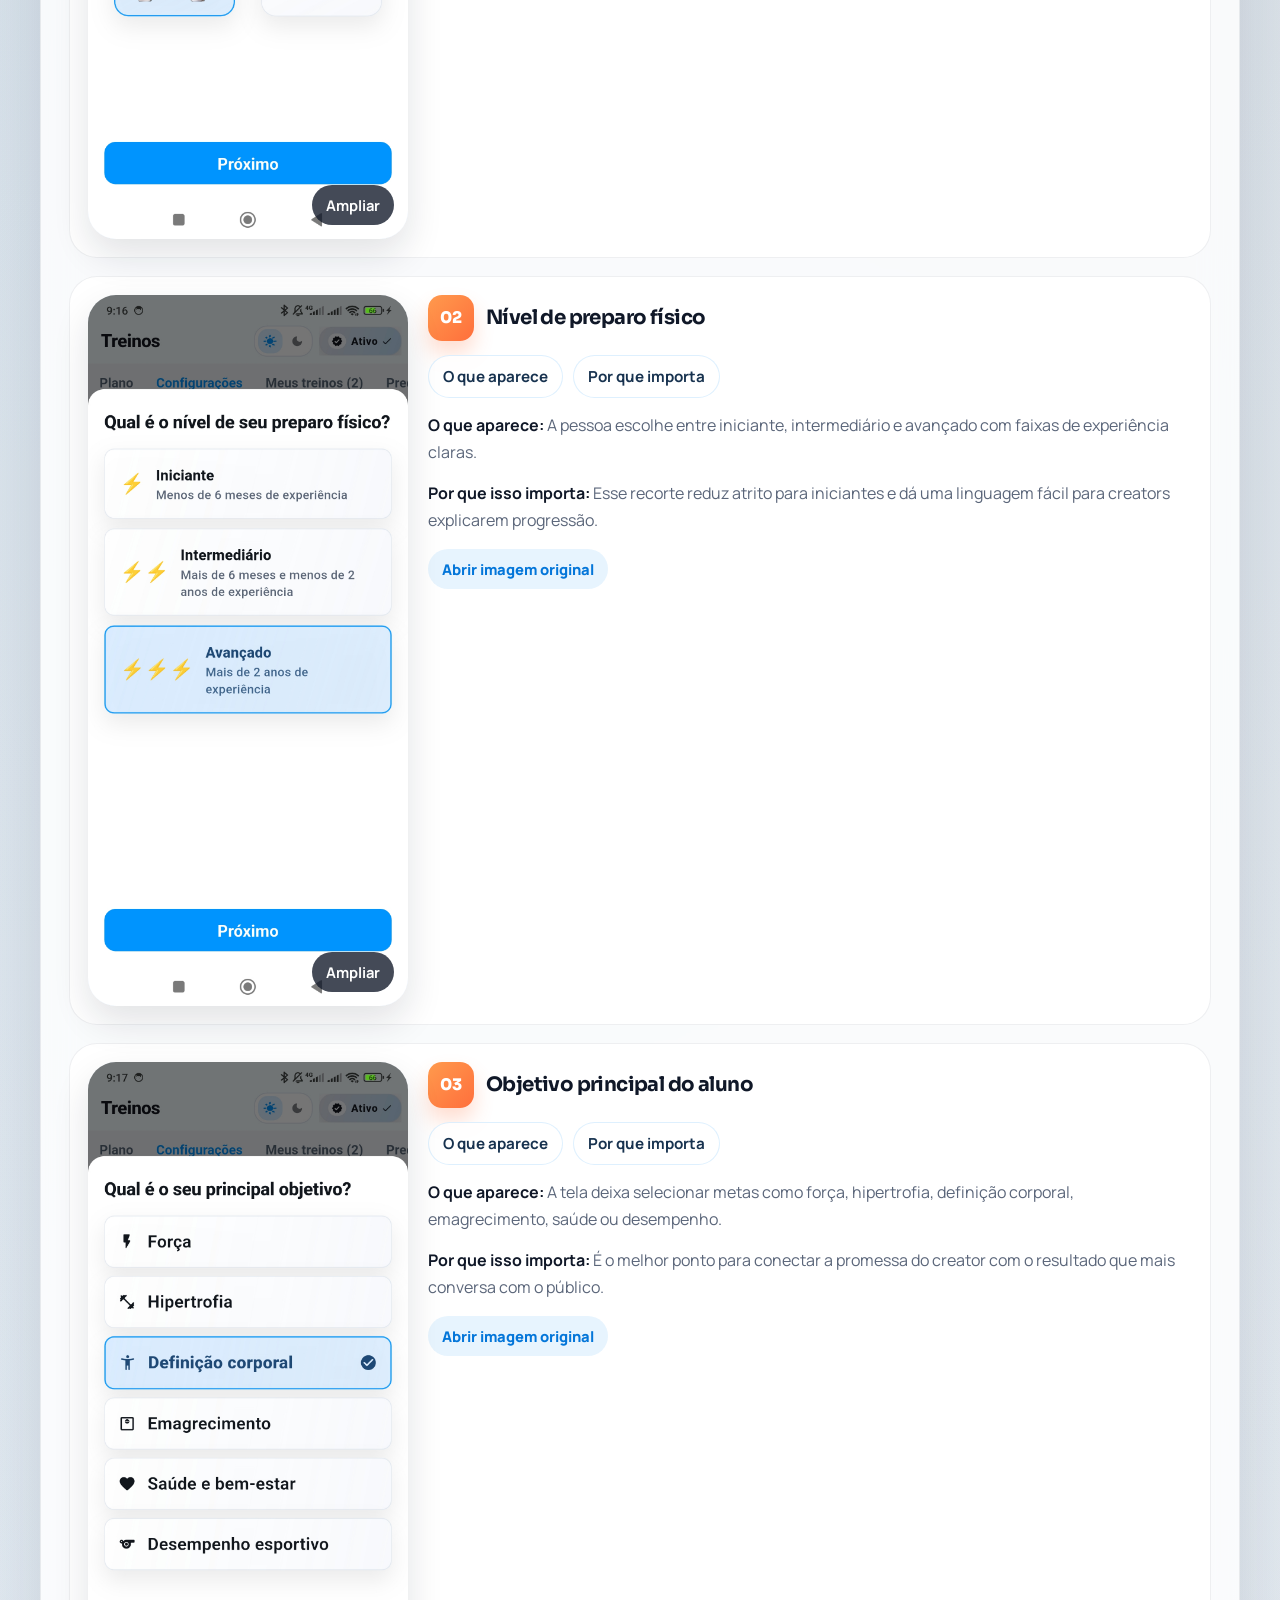
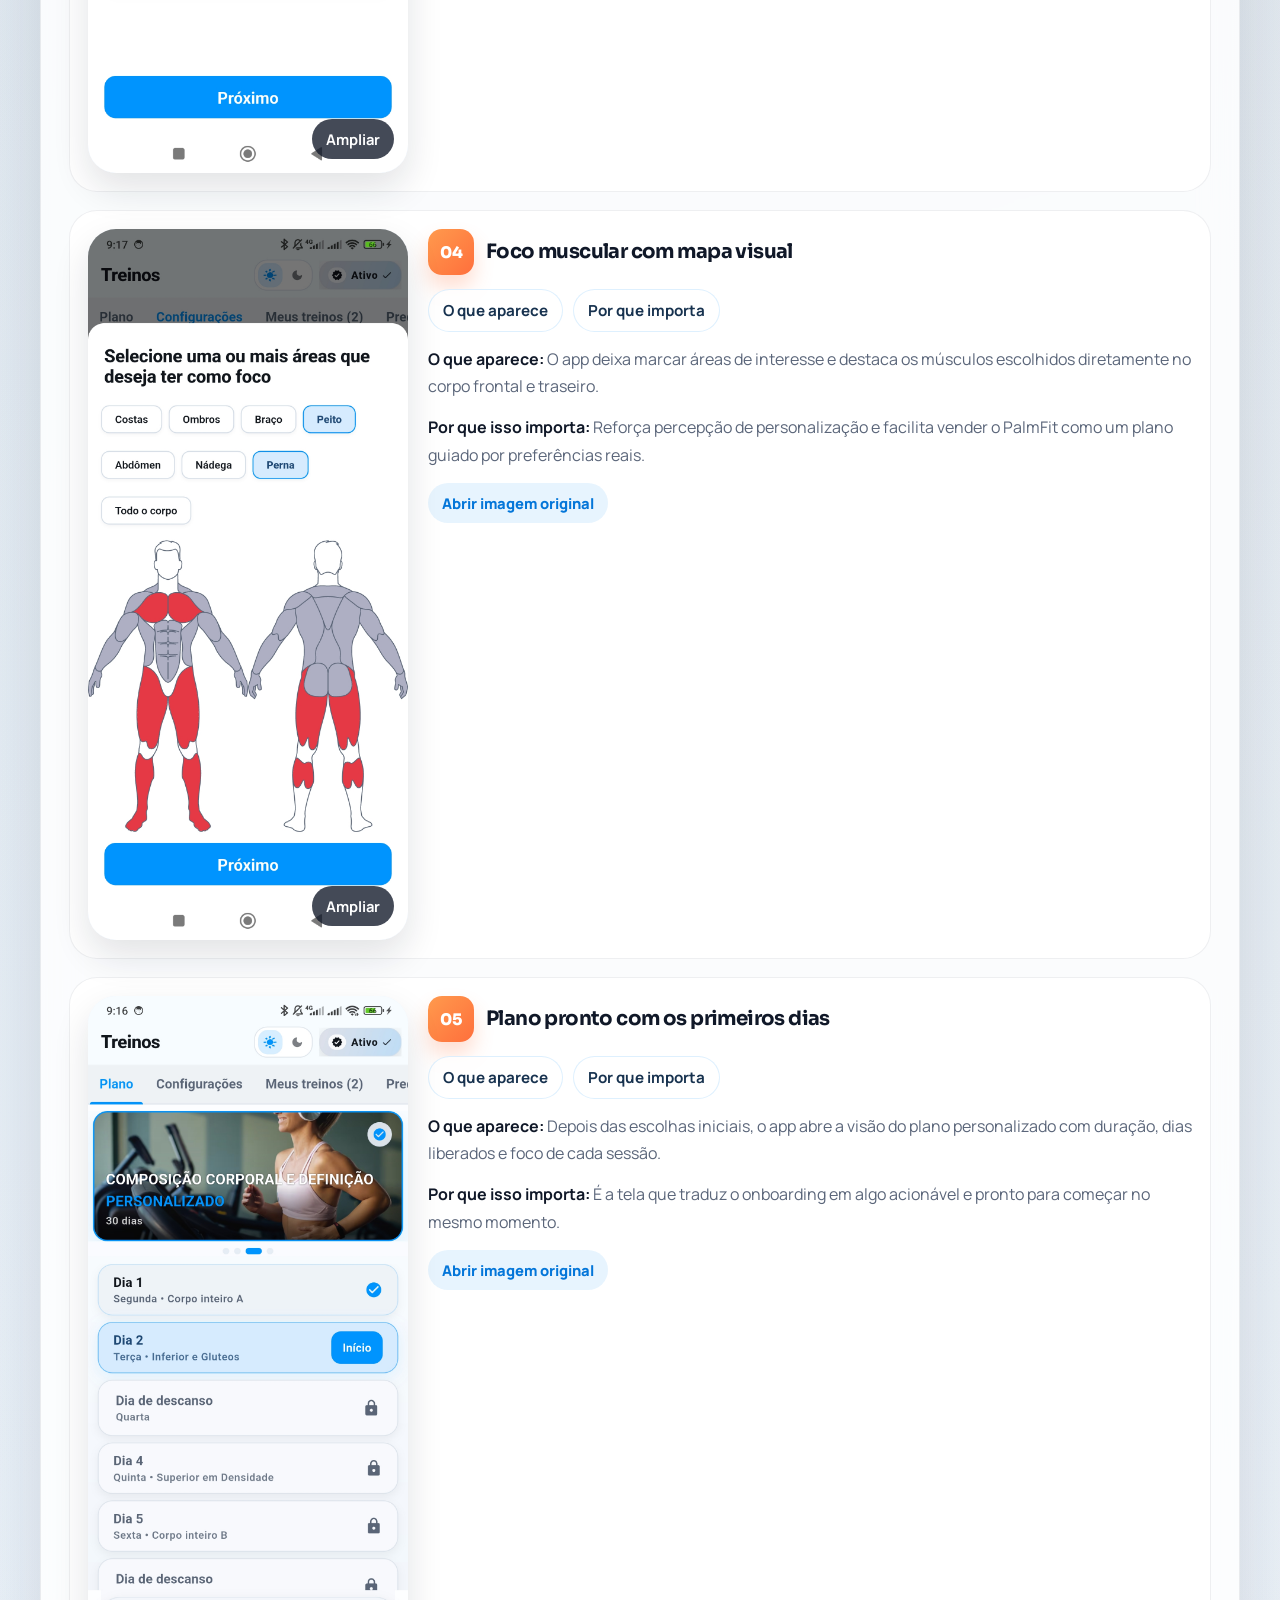
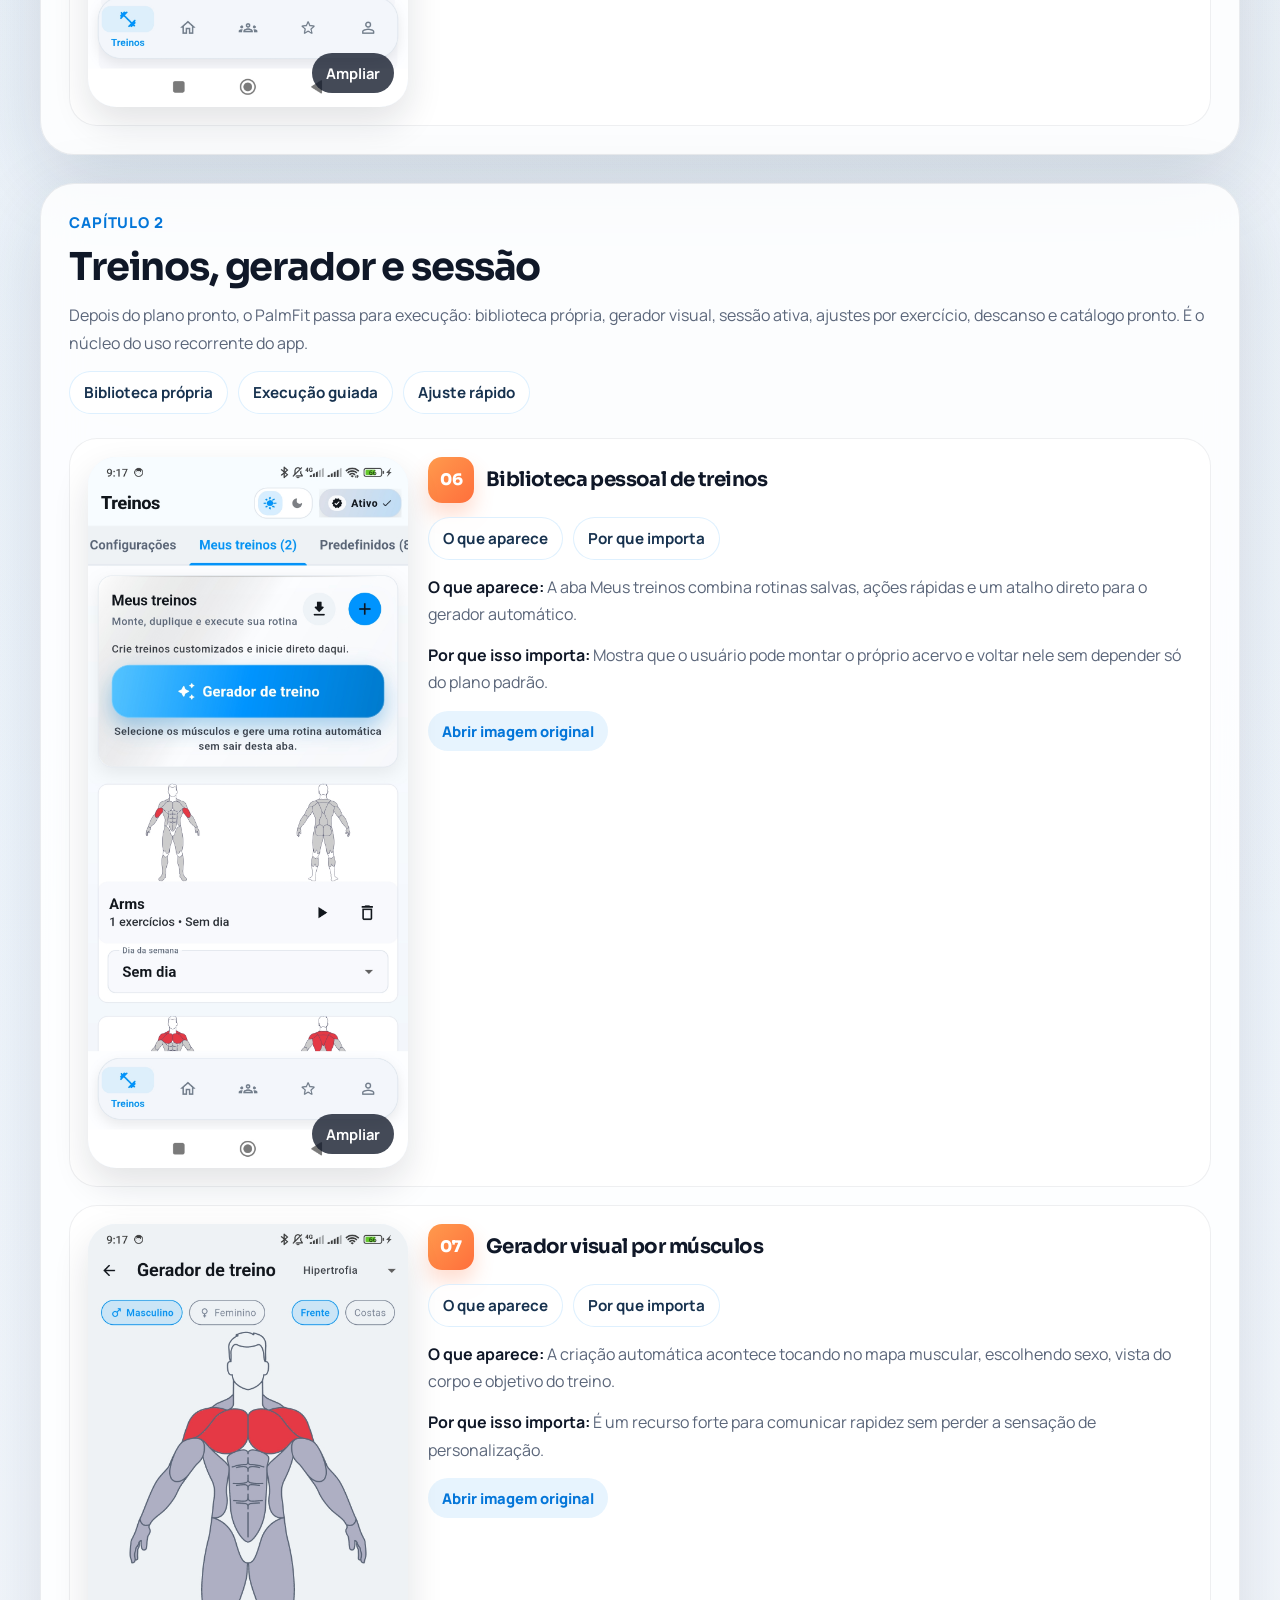
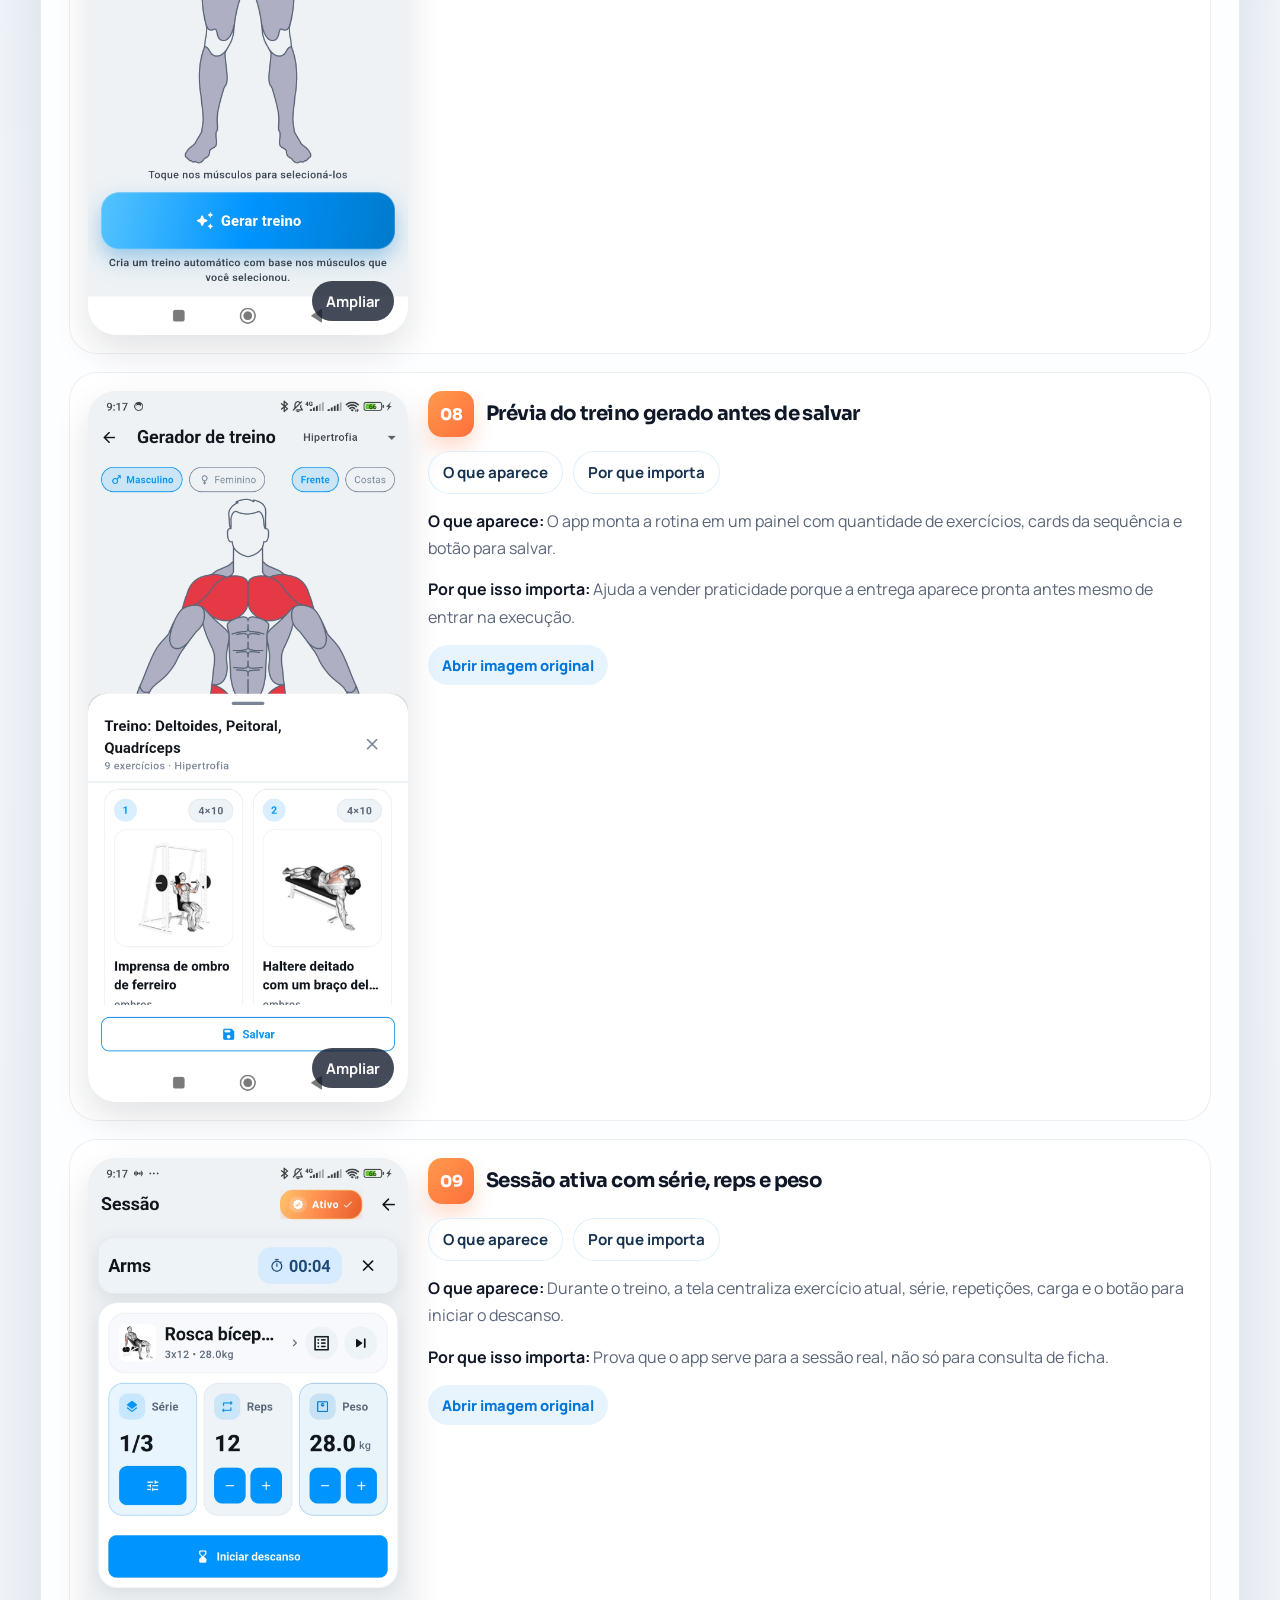
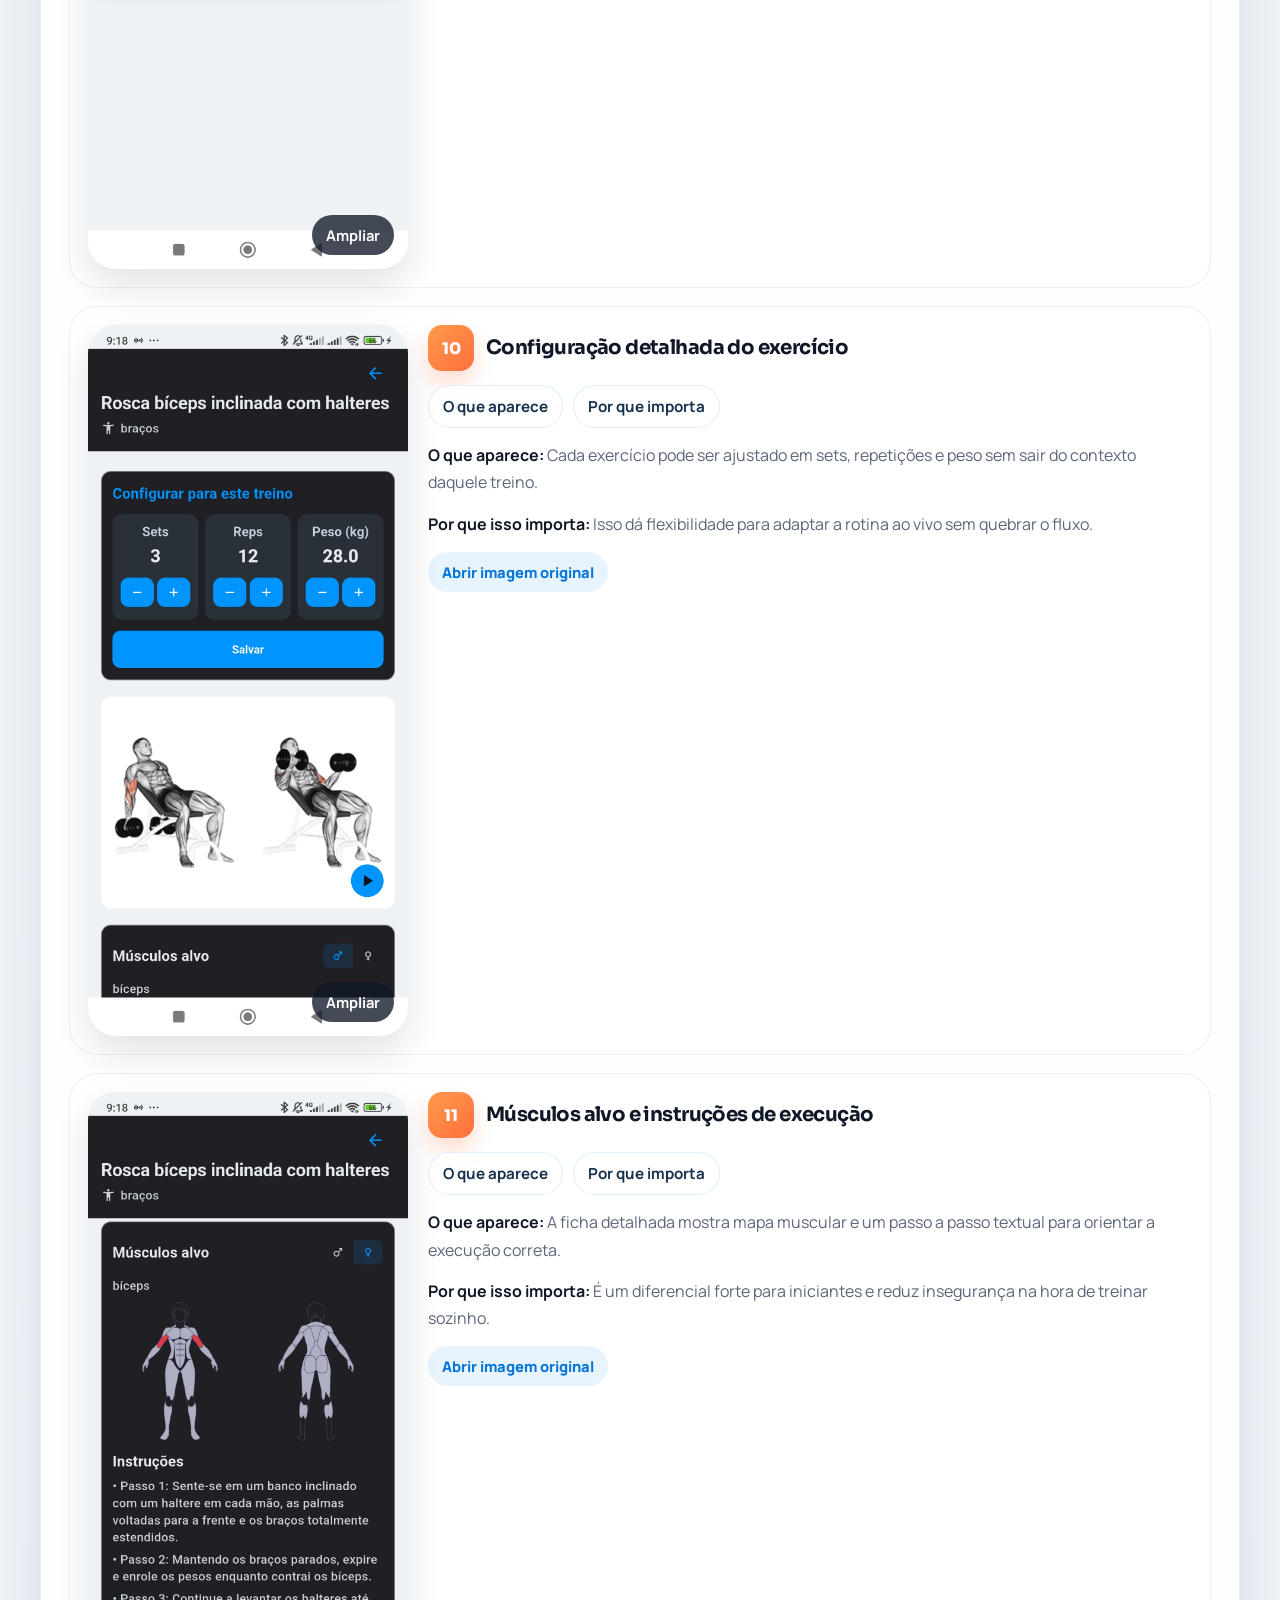
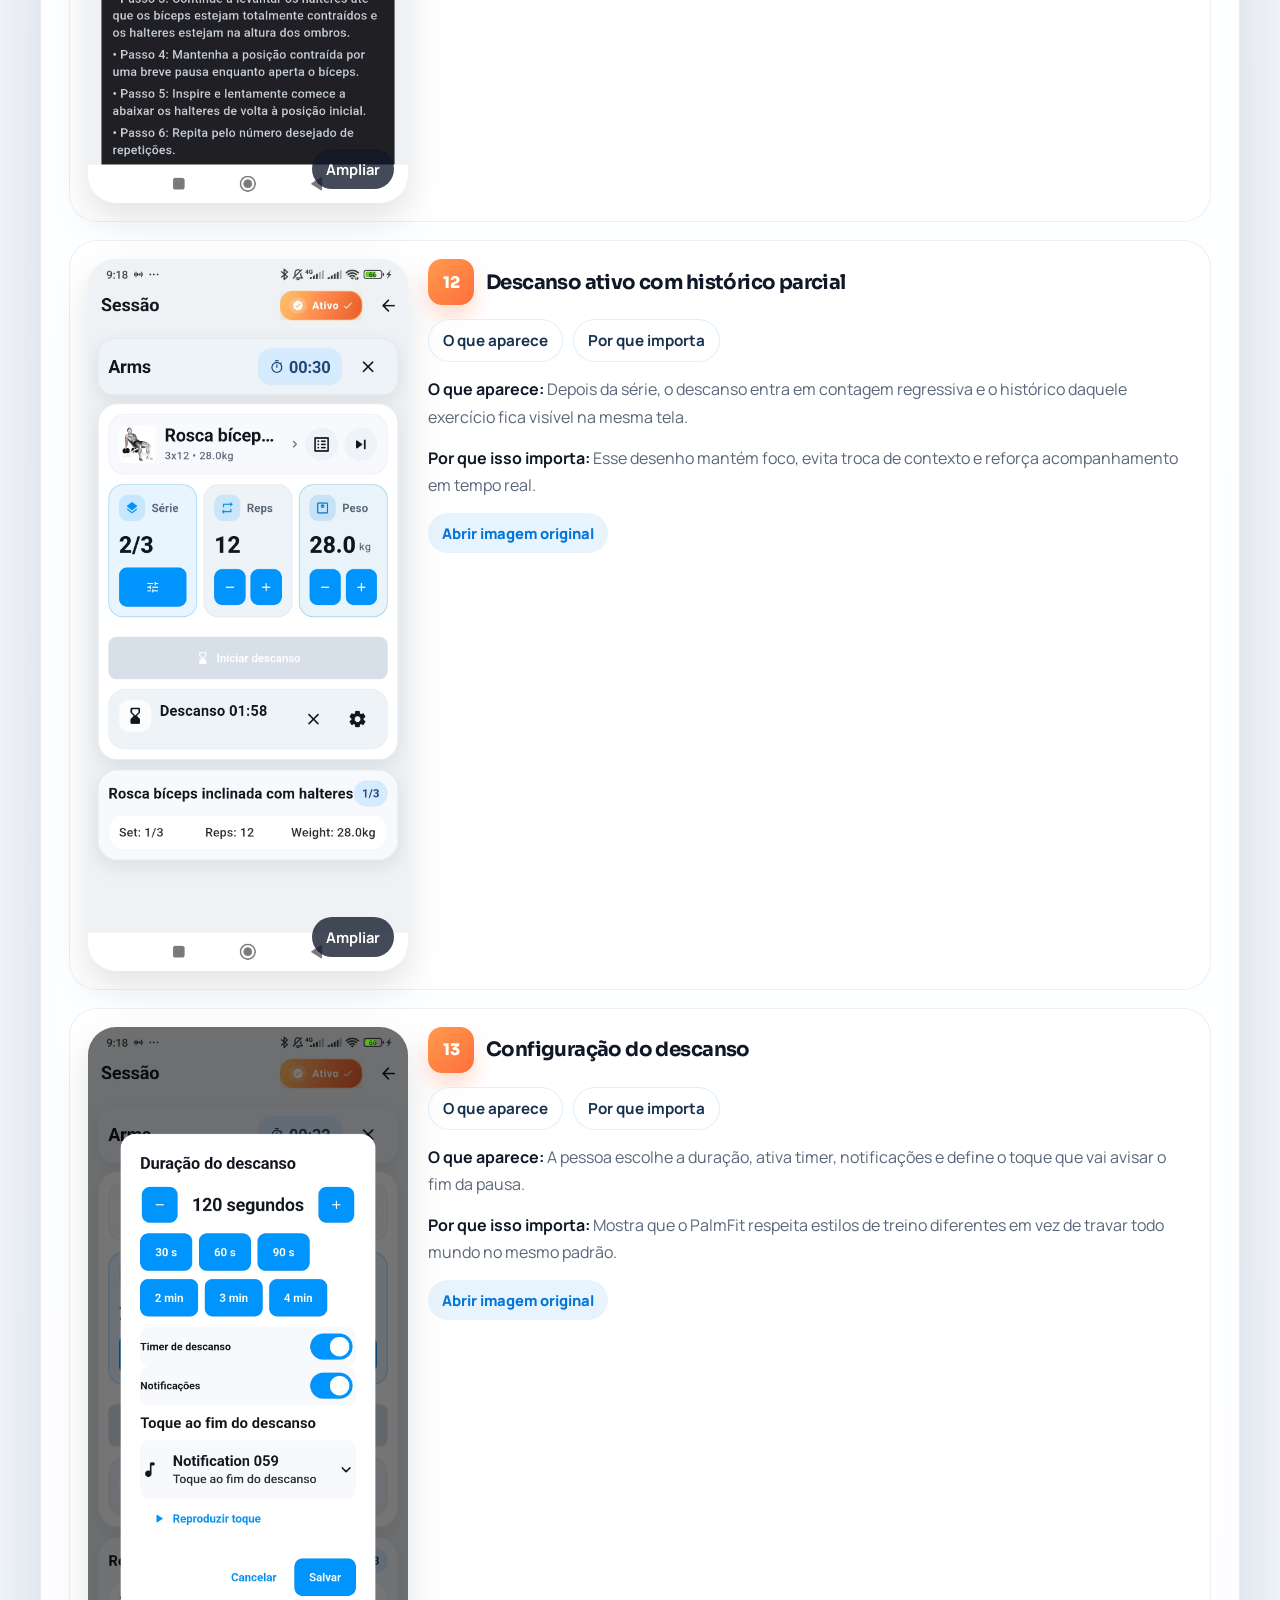
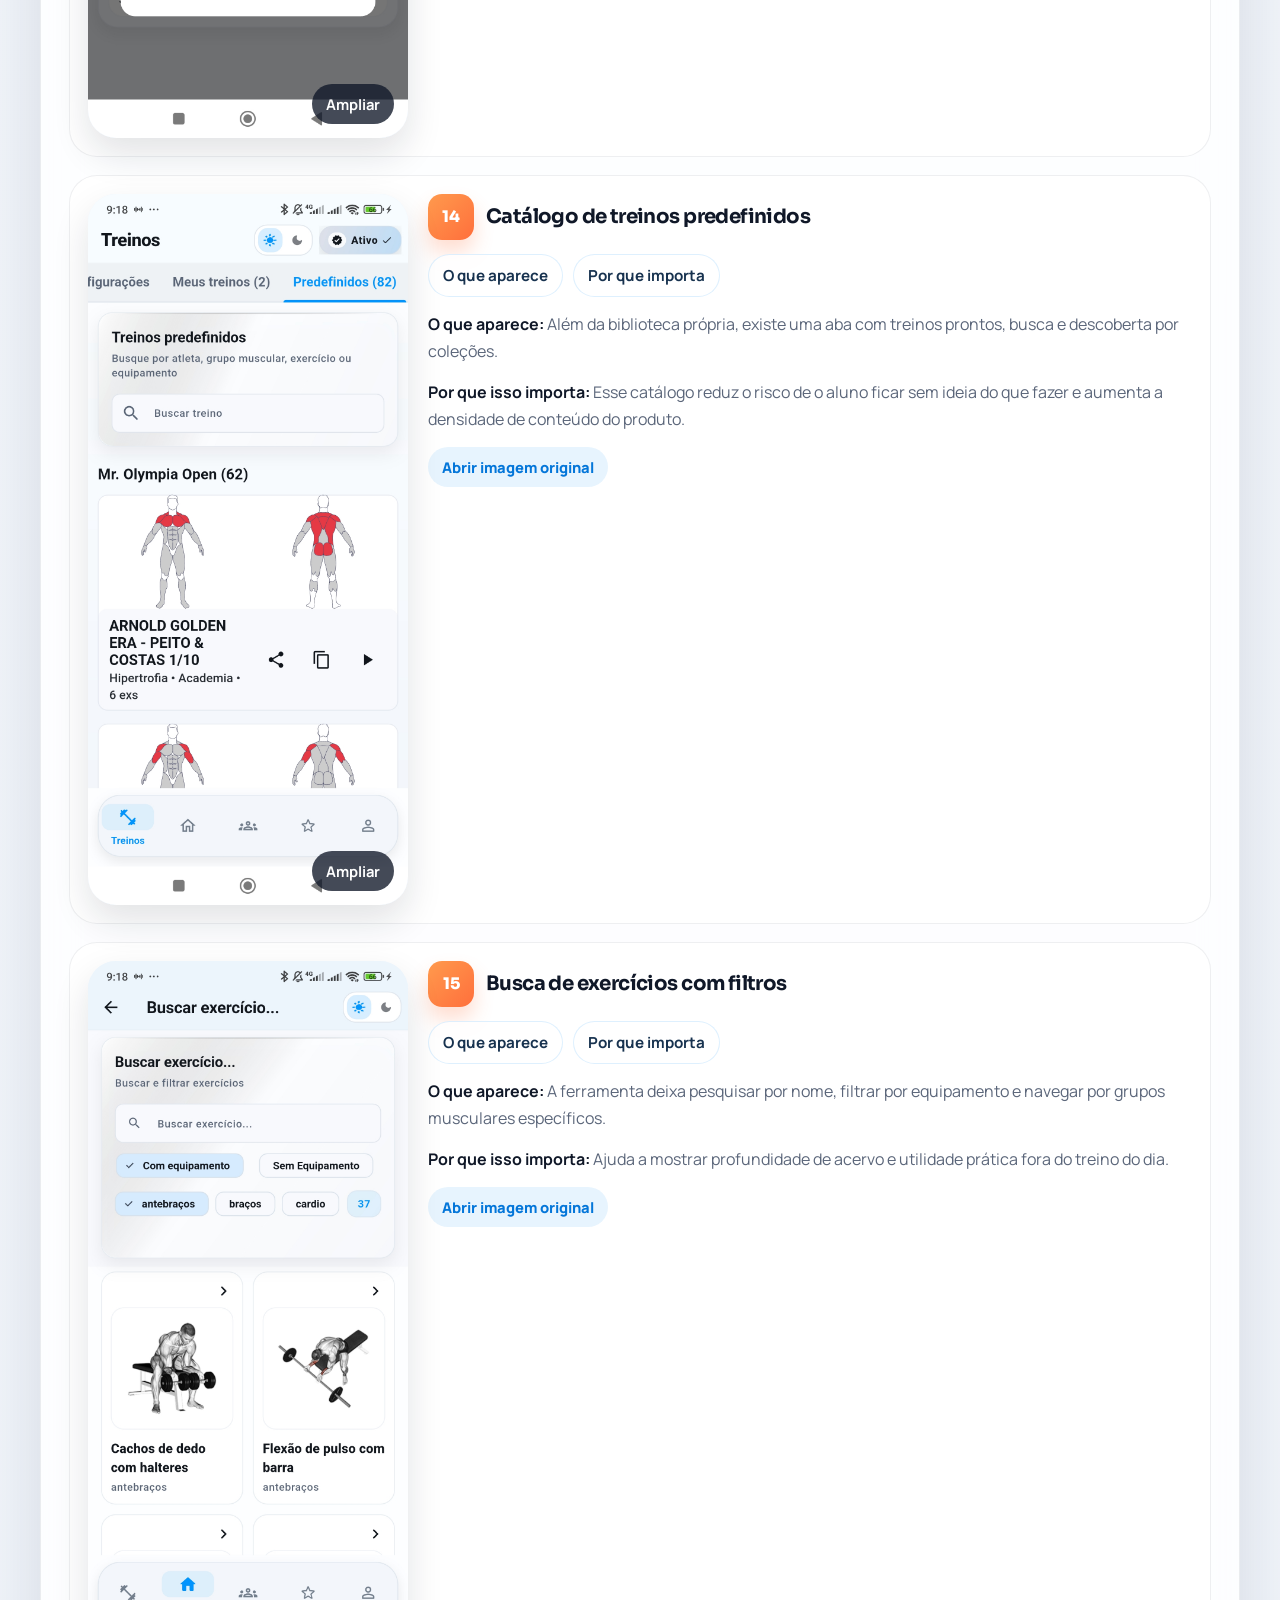
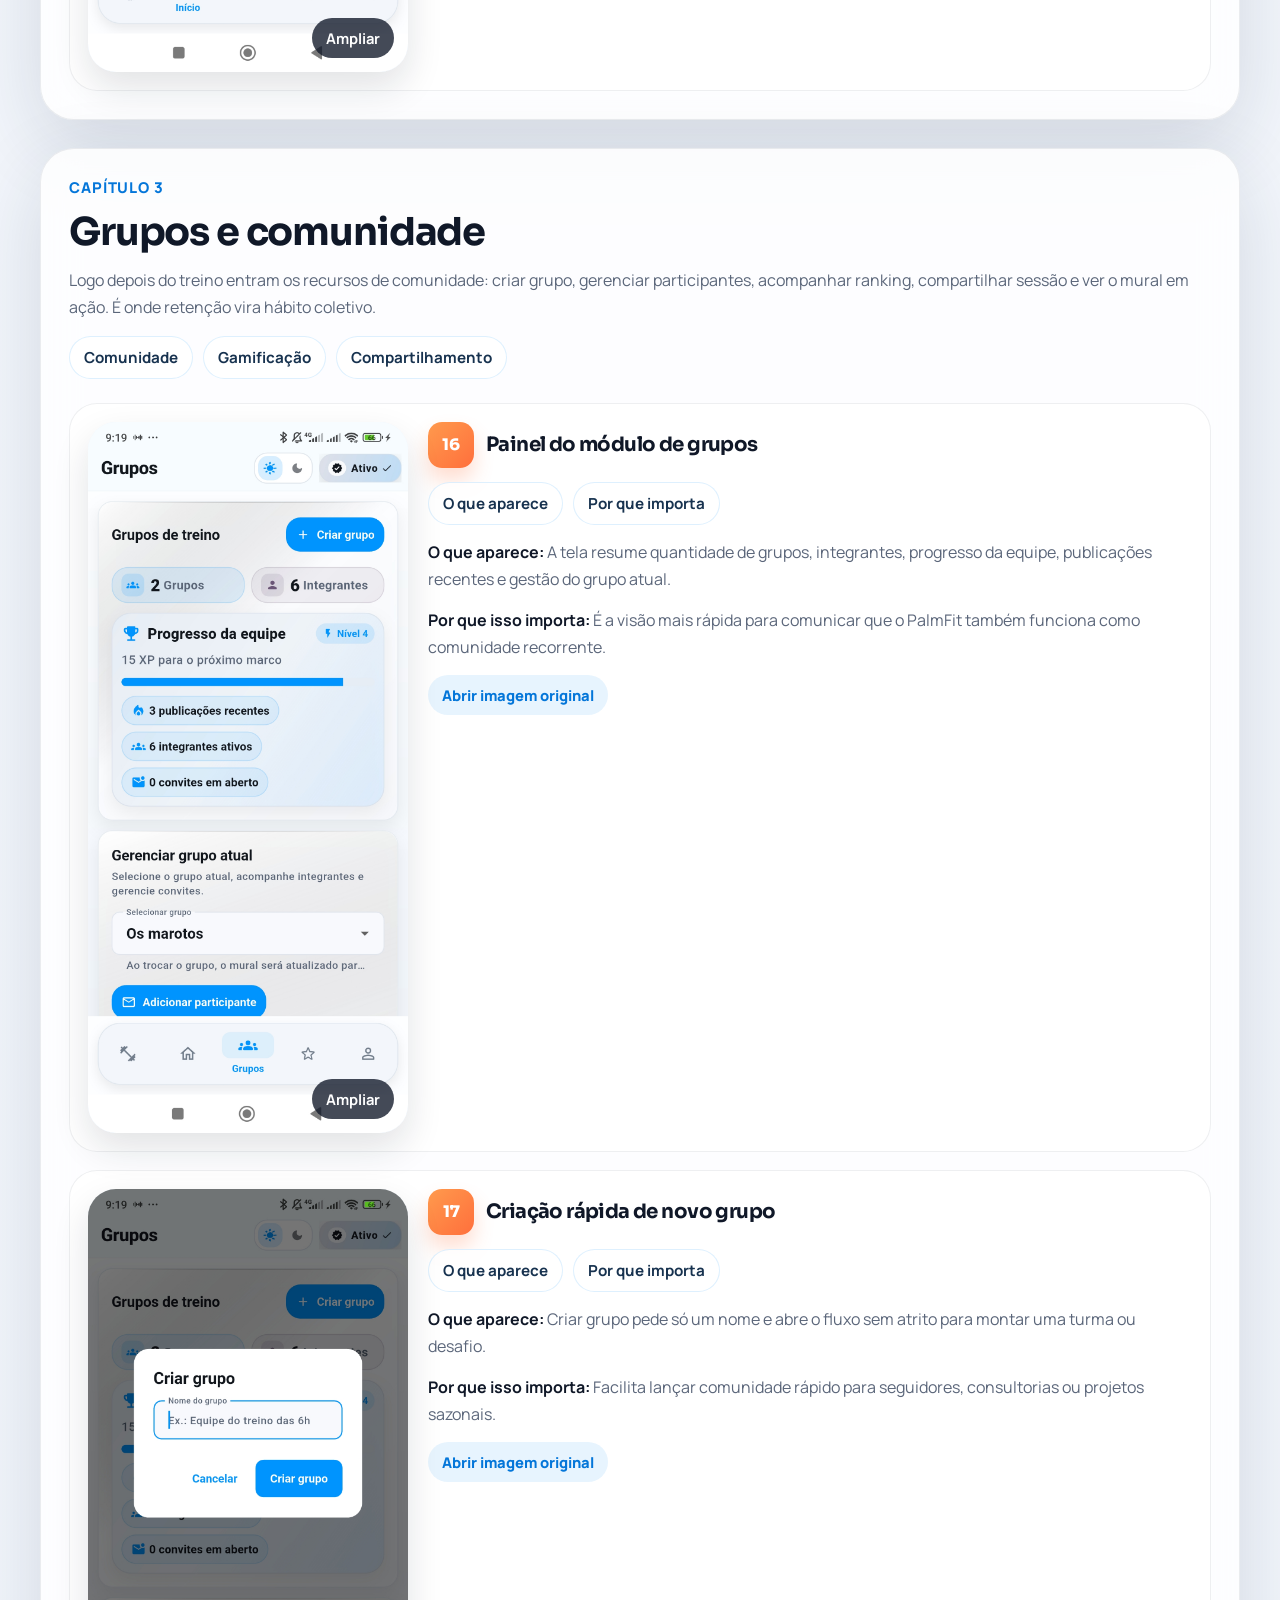
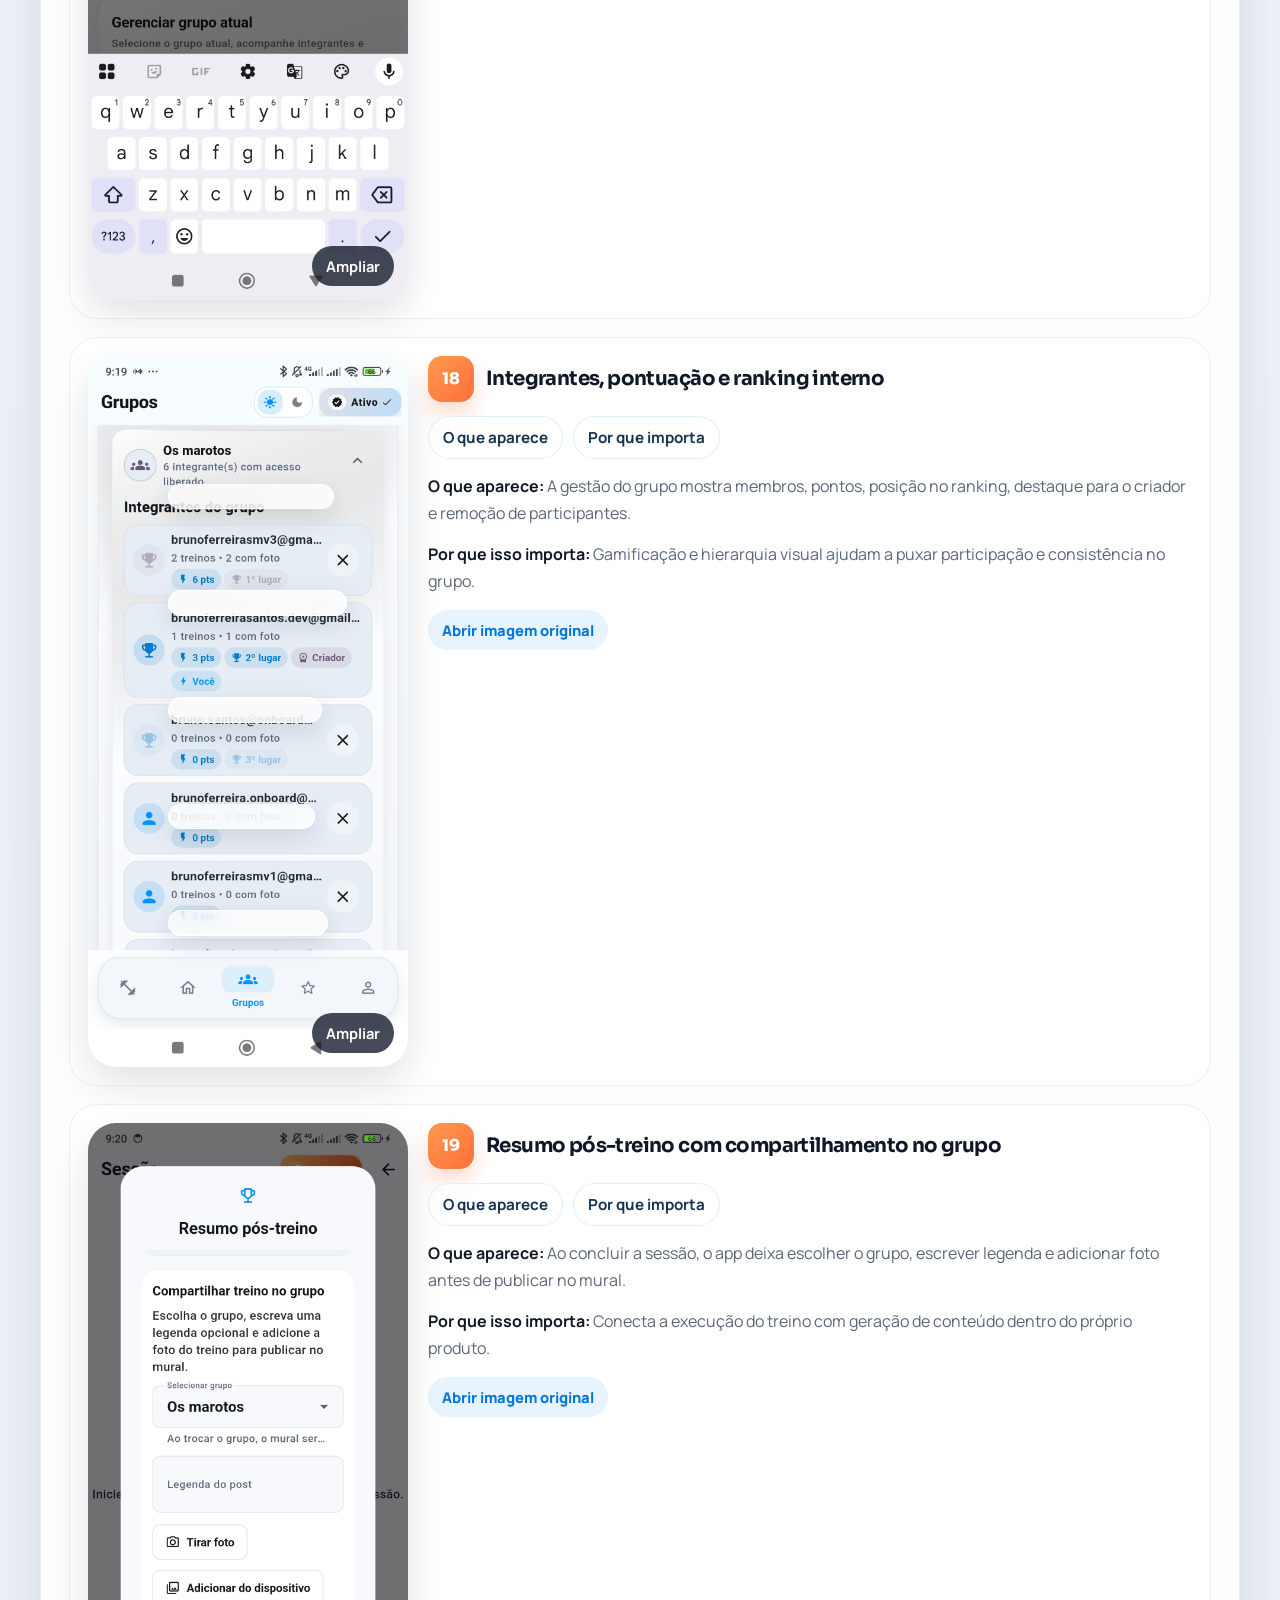
<file: palmfit-influencers-guide.html>
<!doctype html>
<html lang="pt-BR">
  <head>
    <meta charset="UTF-8" />
    <meta name="viewport" content="width=device-width, initial-scale=1.0" />
    <title>PalmFit para influenciadores</title>
    <link rel="preconnect" href="https://fonts.googleapis.com" />
    <link rel="preconnect" href="https://fonts.gstatic.com" crossorigin />
    <link
      href="https://fonts.googleapis.com/css2?family=Manrope:wght@400;500;600;700;800&family=Sora:wght@600;700;800&display=swap"
      rel="stylesheet"
    />
    <style>
      :root {
        --bg: #f3f6fb;
        --surface: rgba(255, 255, 255, 0.82);
        --surface-strong: rgba(255, 255, 255, 0.94);
        --line: rgba(18, 35, 58, 0.08);
        --text: #101828;
        --muted: #5b667a;
        --primary: #1697f6;
        --primary-strong: #0476d9;
        --accent: #ff9a4d;
        --accent-strong: #ff6f3c;
        --shadow: 0 24px 80px rgba(23, 40, 74, 0.14);
        --radius-xl: 32px;
        --radius-lg: 24px;
        --radius-md: 18px;
      }

      * {
        box-sizing: border-box;
      }

      html {
        scroll-behavior: smooth;
      }

      body {
        margin: 0;
        font-family: "Manrope", sans-serif;
        color: var(--text);
        background:
          radial-gradient(
            circle at top left,
            rgba(22, 151, 246, 0.18),
            transparent 30%
          ),
          radial-gradient(
            circle at top right,
            rgba(255, 154, 77, 0.18),
            transparent 26%
          ),
          linear-gradient(180deg, #f8fbff 0%, var(--bg) 48%, #eef3fb 100%);
      }

      a {
        color: inherit;
      }

      .backdrop {
        position: fixed;
        inset: 0;
        pointer-events: none;
        overflow: hidden;
      }

      .backdrop::before,
      .backdrop::after {
        content: "";
        position: absolute;
        border-radius: 999px;
        filter: blur(10px);
      }

      .backdrop::before {
        width: 22rem;
        height: 22rem;
        top: -7rem;
        left: -5rem;
        background: rgba(22, 151, 246, 0.16);
      }

      .backdrop::after {
        width: 19rem;
        height: 19rem;
        top: 18rem;
        right: -7rem;
        background: rgba(255, 154, 77, 0.18);
      }

      .page {
        position: relative;
        z-index: 1;
        width: min(1200px, calc(100% - 32px));
        margin: 0 auto;
        padding: 40px 0 72px;
      }

      .hero {
        display: grid;
        grid-template-columns: minmax(0, 1.2fr) minmax(300px, 0.8fr);
        gap: 24px;
        align-items: stretch;
        margin-bottom: 24px;
      }

      .hero-panel,
      .quick-panel,
      .chapter,
      .hero-note {
        background: var(--surface);
        backdrop-filter: blur(18px);
        border: 1px solid var(--line);
        box-shadow: var(--shadow);
      }

      .hero-panel {
        border-radius: 36px;
        padding: 32px;
        position: relative;
        overflow: hidden;
      }

      .hero-panel::after {
        content: "";
        position: absolute;
        inset: auto -60px -90px auto;
        width: 220px;
        height: 220px;
        border-radius: 50%;
        background: radial-gradient(
          circle,
          rgba(22, 151, 246, 0.24),
          transparent 68%
        );
      }

      .eyebrow {
        display: inline-flex;
        align-items: center;
        gap: 10px;
        padding: 8px 14px;
        border-radius: 999px;
        background: rgba(22, 151, 246, 0.1);
        color: var(--primary-strong);
        font-size: 0.9rem;
        font-weight: 800;
        letter-spacing: 0.02em;
        text-transform: uppercase;
      }

      h1,
      h2,
      h3 {
        margin: 0;
        font-family: "Sora", sans-serif;
        letter-spacing: -0.03em;
      }

      h1 {
        margin-top: 18px;
        font-size: clamp(2.3rem, 4vw, 4.2rem);
        line-height: 1.04;
      }

      .hero-panel p {
        position: relative;
        z-index: 1;
      }

      .lede {
        max-width: 56ch;
        margin: 18px 0 22px;
        color: var(--muted);
        font-size: 1.06rem;
        line-height: 1.75;
      }

      .hero-badges,
      .chapter-tags,
      .card-tags,
      .nav-links {
        display: flex;
        flex-wrap: wrap;
        gap: 10px;
      }

      .hero-badges span,
      .chapter-tags span,
      .card-tags span,
      .nav-links a {
        display: inline-flex;
        align-items: center;
        gap: 8px;
        min-height: 40px;
        padding: 10px 14px;
        border-radius: 999px;
        border: 1px solid rgba(22, 151, 246, 0.14);
        background: rgba(255, 255, 255, 0.86);
        color: #17324f;
        font-size: 0.95rem;
        font-weight: 700;
        text-decoration: none;
      }

      .quick-panel {
        border-radius: 32px;
        padding: 28px;
        display: grid;
        gap: 18px;
        align-content: start;
      }

      .quick-card {
        padding: 18px;
        border-radius: 24px;
        background: linear-gradient(
          135deg,
          rgba(255, 255, 255, 0.96),
          rgba(234, 243, 255, 0.9)
        );
        border: 1px solid rgba(18, 35, 58, 0.06);
      }

      .quick-card strong {
        display: block;
        margin-bottom: 8px;
        font-size: 1rem;
        font-weight: 800;
      }

      .quick-card p,
      .hero-note p,
      .chapter-summary,
      .shot-copy p,
      .footer-note {
        margin: 0;
        color: var(--muted);
        line-height: 1.7;
      }

      .hero-note {
        border-radius: 28px;
        padding: 20px 24px;
        margin-bottom: 24px;
      }

      .hero-note strong {
        display: block;
        margin-bottom: 8px;
        font-weight: 800;
      }

      .section-nav {
        position: sticky;
        top: 14px;
        z-index: 5;
        margin-bottom: 24px;
        padding: 14px;
        border-radius: 999px;
        background: rgba(255, 255, 255, 0.76);
        backdrop-filter: blur(14px);
        border: 1px solid rgba(18, 35, 58, 0.08);
        box-shadow: 0 14px 40px rgba(20, 37, 71, 0.08);
      }

      .chapter-list {
        display: grid;
        gap: 28px;
      }

      .chapter {
        border-radius: 34px;
        padding: 28px;
      }

      .chapter-header {
        display: grid;
        gap: 14px;
        margin-bottom: 24px;
      }

      .chapter-kicker {
        color: var(--primary-strong);
        font-size: 0.93rem;
        font-weight: 800;
        letter-spacing: 0.06em;
        text-transform: uppercase;
      }

      .chapter-header h2 {
        font-size: clamp(1.7rem, 3vw, 2.5rem);
        line-height: 1.1;
      }

      .chapter-cards {
        display: grid;
        gap: 18px;
      }

      .shot-card {
        display: grid;
        grid-template-columns: minmax(260px, 320px) minmax(0, 1fr);
        gap: 20px;
        padding: 18px;
        border-radius: 28px;
        background: rgba(255, 255, 255, 0.88);
        border: 1px solid rgba(18, 35, 58, 0.07);
      }

      .shot-media {
        position: relative;
      }

      .shot-frame {
        position: relative;
        display: block;
        overflow: hidden;
        border-radius: 28px;
        background: linear-gradient(180deg, #ecf3fb 0%, #dde9f7 100%);
        box-shadow: 0 16px 36px rgba(16, 24, 40, 0.12);
      }

      .shot-frame img {
        display: block;
        width: 100%;
        height: auto;
      }

      .redaction {
        position: absolute;
        border-radius: 16px;
        background: rgba(255, 255, 255, 0.76);
        border: 1px solid rgba(255, 255, 255, 0.92);
        backdrop-filter: blur(16px);
        box-shadow: 0 8px 24px rgba(15, 23, 42, 0.12);
      }

      .zoom-button {
        position: absolute;
        right: 14px;
        bottom: 14px;
        z-index: 1;
        border: 0;
        border-radius: 999px;
        padding: 10px 14px;
        background: rgba(16, 24, 40, 0.78);
        color: #fff;
        font: inherit;
        font-size: 0.92rem;
        font-weight: 700;
        cursor: pointer;
      }

      .shot-copy {
        display: grid;
        gap: 14px;
        align-content: start;
      }

      .shot-head {
        display: flex;
        flex-wrap: wrap;
        gap: 12px;
        align-items: center;
      }

      .step-index {
        display: inline-flex;
        align-items: center;
        justify-content: center;
        width: 46px;
        height: 46px;
        border-radius: 14px;
        background: linear-gradient(
          135deg,
          var(--accent) 0%,
          var(--accent-strong) 100%
        );
        color: #fff;
        font-family: "Sora", sans-serif;
        font-size: 1rem;
        font-weight: 800;
        box-shadow: 0 12px 20px rgba(255, 111, 60, 0.24);
      }

      .shot-copy h3 {
        font-size: 1.24rem;
        line-height: 1.2;
      }

      .shot-copy strong {
        color: var(--text);
      }

      .image-link {
        display: inline-flex;
        align-items: center;
        gap: 8px;
        justify-self: start;
        padding: 10px 14px;
        border-radius: 999px;
        background: rgba(22, 151, 246, 0.1);
        color: var(--primary-strong);
        font-size: 0.92rem;
        font-weight: 800;
        text-decoration: none;
      }

      .footer-note {
        margin-top: 28px;
        padding: 22px 24px;
        border-radius: 26px;
        background: rgba(255, 255, 255, 0.76);
        border: 1px solid rgba(18, 35, 58, 0.08);
      }

      .lightbox {
        position: fixed;
        inset: 0;
        z-index: 20;
        display: grid;
        place-items: center;
        padding: 24px;
        background: rgba(8, 15, 28, 0.82);
        backdrop-filter: blur(8px);
      }

      .lightbox[hidden] {
        display: none;
      }

      .lightbox-card {
        position: relative;
        width: min(460px, calc(100vw - 32px));
        padding: 14px;
        border-radius: 28px;
        background: rgba(255, 255, 255, 0.96);
        box-shadow: 0 28px 80px rgba(0, 0, 0, 0.34);
      }

      .lightbox-card img {
        display: block;
        width: 100%;
        height: auto;
        border-radius: 22px;
      }

      .lightbox-close {
        position: absolute;
        right: 22px;
        top: 22px;
        border: 0;
        width: 42px;
        height: 42px;
        border-radius: 999px;
        background: rgba(16, 24, 40, 0.8);
        color: #fff;
        font: inherit;
        font-size: 1.1rem;
        font-weight: 800;
        cursor: pointer;
      }

      @media (max-width: 920px) {
        .hero {
          grid-template-columns: 1fr;
        }

        .shot-card {
          grid-template-columns: 1fr;
        }

        .shot-media {
          max-width: 360px;
        }
      }

      @media (max-width: 640px) {
        .page {
          width: min(100% - 18px, 1200px);
          padding: 20px 0 48px;
        }

        .hero-panel,
        .quick-panel,
        .chapter {
          border-radius: 24px;
          padding: 20px;
        }

        .hero-note {
          border-radius: 20px;
          padding: 18px;
        }

        .section-nav {
          top: 10px;
          padding: 10px;
          border-radius: 22px;
        }

        .nav-links {
          overflow-x: auto;
          flex-wrap: nowrap;
          padding-bottom: 2px;
        }

        .nav-links a {
          white-space: nowrap;
        }

        .shot-card {
          padding: 14px;
          border-radius: 22px;
        }
      }
    </style>
  </head>
  <body>
    <div class="backdrop"></div>
    <div class="page">
      <header class="hero">
        <section class="hero-panel">
          <span class="eyebrow">Guia visual do app</span>
          <h1>PalmFit para influenciadores</h1>
          <p class="lede">
            Esta página reorganiza as capturas reais mais recentes do app em um
            roteiro curto para entender a jornada do aluno, a execução do
            treino, os recursos de grupo e a vitrine de treinos publicados por
            influenciadores dentro do PalmFit.
          </p>
          <div class="hero-badges">
            <span>29 capturas reais</span>
            <span>Treino, grupos e famosos</span>
            <span>Leitura rápida por capítulos</span>
          </div>
        </section>

        <aside class="quick-panel">
          <div class="quick-card">
            <strong>O que esta página resolve</strong>
            <p>
              Mostra o valor do PalmFit sem depender de um tour longo, usando as
              telas que hoje importam mais para aquisição, uso recorrente e
              comunidade.
            </p>
          </div>
          <div class="quick-card">
            <strong>Como ler</strong>
            <p>
              Primeiro vem a montagem do plano e a execução do treino. Logo
              depois entram grupos e famosos, antes das ferramentas extras,
              métricas e perfil.
            </p>
          </div>
          <div class="quick-card">
            <strong>Foco para influenciadores</strong>
            <p>
              Os blocos de grupos, famosos e transformação ajudam a traduzir
              comunidade, prova social e continuidade de uso.
            </p>
          </div>
        </aside>
      </header>

      <section class="hero-note">
        <strong>Observação importante</strong>
        <p>
          Algumas áreas sensíveis das capturas foram suavizadas visualmente para
          evitar exposição desnecessária de dados pessoais. O restante do fluxo
          foi preservado para manter a leitura fiel do produto.
        </p>
      </section>

      <nav class="section-nav" aria-label="Capítulos do guia">
        <div class="nav-links">
          <a href="#onboarding">1. Entrada e plano</a>
          <a href="#session">2. Treinos e sessão</a>
          <a href="#groups">3. Grupos</a>
          <a href="#famous">4. Famosos</a>
          <a href="#student-tools">5. Ferramentas e perfil</a>
        </div>
      </nav>

      <main id="guide" class="chapter-list"></main>

      <footer class="footer-note">
        Se você for usar este material como landing, apresentação comercial ou
        página interna para creators, vale começar pelos capítulos 3, 4 e 2,
        nessa ordem. É ali que comunidade, prova social e uso recorrente
        aparecem com mais força no PalmFit atual.
      </footer>
    </div>

    <div class="lightbox" id="lightbox" hidden>
      <div class="lightbox-card">
        <button class="lightbox-close" type="button" aria-label="Fechar imagem">
          ×
        </button>
        <img id="lightbox-image" alt="Visualização ampliada da captura" />
      </div>
    </div>

    <script>
      const guideSections = [
        {
          id: "onboarding",
          kicker: "Capítulo 1",
          title: "Entrada e plano personalizado",
          summary:
            "Este bloco cobre as escolhas que personalizam o plano logo na entrada: sexo, nível, objetivo, foco muscular e o resultado pronto para iniciar. É o trecho que mais mostra por que o app não entrega uma ficha genérica.",
          tags: ["Onboarding guiado", "Plano personalizado", "Baixo atrito"],
          items: [
            {
              file: "screenshots/Screenshot_2026-05-18-09-16-51-276_com.tools.palmfit.jpg",
              title: "Escolha de sexo para calibrar o plano",
              what: "O onboarding começa capturando sexo com uma interface visual simples para ajustar parâmetros e intensidade da personalização.",
              why: "Ajuda a mostrar que o plano nasce com contexto real e não como uma ficha única para todo mundo.",
            },
            {
              file: "screenshots/Screenshot_2026-05-18-09-16-45-700_com.tools.palmfit.jpg",
              title: "Nível de preparo físico",
              what: "A pessoa escolhe entre iniciante, intermediário e avançado com faixas de experiência claras.",
              why: "Esse recorte reduz atrito para iniciantes e dá uma linguagem fácil para creators explicarem progressão.",
            },
            {
              file: "screenshots/Screenshot_2026-05-18-09-17-03-118_com.tools.palmfit.jpg",
              title: "Objetivo principal do aluno",
              what: "A tela deixa selecionar metas como força, hipertrofia, definição corporal, emagrecimento, saúde ou desempenho.",
              why: "É o melhor ponto para conectar a promessa do creator com o resultado que mais conversa com o público.",
            },
            {
              file: "screenshots/Screenshot_2026-05-18-09-17-21-795_com.tools.palmfit.jpg",
              title: "Foco muscular com mapa visual",
              what: "O app deixa marcar áreas de interesse e destaca os músculos escolhidos diretamente no corpo frontal e traseiro.",
              why: "Reforça percepção de personalização e facilita vender o PalmFit como um plano guiado por preferências reais.",
            },
            {
              file: "screenshots/Screenshot_2026-05-18-09-16-33-121_com.tools.palmfit.jpg",
              title: "Plano pronto com os primeiros dias",
              what: "Depois das escolhas iniciais, o app abre a visão do plano personalizado com duração, dias liberados e foco de cada sessão.",
              why: "É a tela que traduz o onboarding em algo acionável e pronto para começar no mesmo momento.",
            },
          ],
        },
        {
          id: "session",
          kicker: "Capítulo 2",
          title: "Treinos, gerador e sessão",
          summary:
            "Depois do plano pronto, o PalmFit passa para execução: biblioteca própria, gerador visual, sessão ativa, ajustes por exercício, descanso e catálogo pronto. É o núcleo do uso recorrente do app.",
          tags: ["Biblioteca própria", "Execução guiada", "Ajuste rápido"],
          items: [
            {
              file: "screenshots/Screenshot_2026-05-18-09-17-29-402_com.tools.palmfit.jpg",
              title: "Biblioteca pessoal de treinos",
              what: "A aba Meus treinos combina rotinas salvas, ações rápidas e um atalho direto para o gerador automático.",
              why: "Mostra que o usuário pode montar o próprio acervo e voltar nele sem depender só do plano padrão.",
            },
            {
              file: "screenshots/Screenshot_2026-05-18-09-17-37-401_com.tools.palmfit.jpg",
              title: "Gerador visual por músculos",
              what: "A criação automática acontece tocando no mapa muscular, escolhendo sexo, vista do corpo e objetivo do treino.",
              why: "É um recurso forte para comunicar rapidez sem perder a sensação de personalização.",
            },
            {
              file: "screenshots/Screenshot_2026-05-18-09-17-44-799_com.tools.palmfit.jpg",
              title: "Prévia do treino gerado antes de salvar",
              what: "O app monta a rotina em um painel com quantidade de exercícios, cards da sequência e botão para salvar.",
              why: "Ajuda a vender praticidade porque a entrega aparece pronta antes mesmo de entrar na execução.",
            },
            {
              file: "screenshots/Screenshot_2026-05-18-09-17-52-826_com.tools.palmfit.jpg",
              title: "Sessão ativa com série, reps e peso",
              what: "Durante o treino, a tela centraliza exercício atual, série, repetições, carga e o botão para iniciar o descanso.",
              why: "Prova que o app serve para a sessão real, não só para consulta de ficha.",
            },
            {
              file: "screenshots/Screenshot_2026-05-18-09-18-01-243_com.tools.palmfit.jpg",
              title: "Configuração detalhada do exercício",
              what: "Cada exercício pode ser ajustado em sets, repetições e peso sem sair do contexto daquele treino.",
              why: "Isso dá flexibilidade para adaptar a rotina ao vivo sem quebrar o fluxo.",
            },
            {
              file: "screenshots/Screenshot_2026-05-18-09-18-09-418_com.tools.palmfit.jpg",
              title: "Músculos alvo e instruções de execução",
              what: "A ficha detalhada mostra mapa muscular e um passo a passo textual para orientar a execução correta.",
              why: "É um diferencial forte para iniciantes e reduz insegurança na hora de treinar sozinho.",
            },
            {
              file: "screenshots/Screenshot_2026-05-18-09-18-18-212_com.tools.palmfit.jpg",
              title: "Descanso ativo com histórico parcial",
              what: "Depois da série, o descanso entra em contagem regressiva e o histórico daquele exercício fica visível na mesma tela.",
              why: "Esse desenho mantém foco, evita troca de contexto e reforça acompanhamento em tempo real.",
            },
            {
              file: "screenshots/Screenshot_2026-05-18-09-18-20-637_com.tools.palmfit.jpg",
              title: "Configuração do descanso",
              what: "A pessoa escolhe a duração, ativa timer, notificações e define o toque que vai avisar o fim da pausa.",
              why: "Mostra que o PalmFit respeita estilos de treino diferentes em vez de travar todo mundo no mesmo padrão.",
            },
            {
              file: "screenshots/Screenshot_2026-05-18-09-18-26-732_com.tools.palmfit.jpg",
              title: "Catálogo de treinos predefinidos",
              what: "Além da biblioteca própria, existe uma aba com treinos prontos, busca e descoberta por coleções.",
              why: "Esse catálogo reduz o risco de o aluno ficar sem ideia do que fazer e aumenta a densidade de conteúdo do produto.",
            },
            {
              file: "screenshots/Screenshot_2026-05-18-09-18-42-228_com.tools.palmfit.jpg",
              title: "Busca de exercícios com filtros",
              what: "A ferramenta deixa pesquisar por nome, filtrar por equipamento e navegar por grupos musculares específicos.",
              why: "Ajuda a mostrar profundidade de acervo e utilidade prática fora do treino do dia.",
            },
          ],
        },
        {
          id: "groups",
          kicker: "Capítulo 3",
          title: "Grupos e comunidade",
          summary:
            "Logo depois do treino entram os recursos de comunidade: criar grupo, gerenciar participantes, acompanhar ranking, compartilhar sessão e ver o mural em ação. É onde retenção vira hábito coletivo.",
          tags: ["Comunidade", "Gamificação", "Compartilhamento"],
          items: [
            {
              file: "screenshots/Screenshot_2026-05-18-09-19-46-586_com.tools.palmfit.jpg",
              title: "Painel do módulo de grupos",
              what: "A tela resume quantidade de grupos, integrantes, progresso da equipe, publicações recentes e gestão do grupo atual.",
              why: "É a visão mais rápida para comunicar que o PalmFit também funciona como comunidade recorrente.",
            },
            {
              file: "screenshots/Screenshot_2026-05-18-09-19-53-011_com.tools.palmfit.jpg",
              title: "Criação rápida de novo grupo",
              what: "Criar grupo pede só um nome e abre o fluxo sem atrito para montar uma turma ou desafio.",
              why: "Facilita lançar comunidade rápido para seguidores, consultorias ou projetos sazonais.",
            },
            {
              file: "screenshots/Screenshot_2026-05-18-09-19-59-742_com.tools.palmfit.jpg",
              title: "Integrantes, pontuação e ranking interno",
              what: "A gestão do grupo mostra membros, pontos, posição no ranking, destaque para o criador e remoção de participantes.",
              why: "Gamificação e hierarquia visual ajudam a puxar participação e consistência no grupo.",
              redactions: [
                { top: 18, left: 25, width: 52, height: 3.6 },
                { top: 33, left: 25, width: 56, height: 3.6 },
                { top: 48, left: 25, width: 48, height: 3.6 },
                { top: 63, left: 25, width: 46, height: 3.6 },
                { top: 78, left: 25, width: 50, height: 3.6 },
              ],
            },
            {
              file: "screenshots/Screenshot_2026-05-18-09-20-24-036_com.tools.palmfit.jpg",
              title: "Resumo pós-treino com compartilhamento no grupo",
              what: "Ao concluir a sessão, o app deixa escolher o grupo, escrever legenda e adicionar foto antes de publicar no mural.",
              why: "Conecta a execução do treino com geração de conteúdo dentro do próprio produto.",
            },
            {
              file: "screenshots/Screenshot_2026-05-18-09-20-05-490_com.tools.palmfit.jpg",
              title: "Mural do grupo com treino publicado",
              what: "O mural exibe o post com tempo, sets, volume, detalhes do treino e a mídia anexada no compartilhamento.",
              why: "É a prova social interna que transforma treino individual em conversa e comunidade.",
              redactions: [{ top: 18, left: 17, width: 40, height: 4 }],
            },
          ],
        },
        {
          id: "famous",
          kicker: "Capítulo 4",
          title: "Famosos e treinos publicados",
          summary:
            "Este bloco mostra a vitrine que transforma treino em conteúdo publicável: acesso rápido pela home, catálogo dos famosos e o rastro desse conteúdo depois que o aluno copia e executa a rotina.",
          tags: ["Prova social", "Descoberta", "Conteúdo publicado"],
          items: [
            {
              file: "screenshots/Screenshot_2026-05-18-09-18-33-890_com.tools.palmfit.jpg",
              title: "Home com acesso rápido aos famosos",
              what: "A tela inicial reúne treino do dia, gerador, busca, calculadoras, nutrição, recuperação e o atalho para Treinos dos famosos.",
              why: "É o melhor print para comunicar amplitude do app e o ponto de entrada mais curto para descoberta de conteúdo.",
            },
            {
              file: "screenshots/Screenshot_2026-05-18-09-20-08-676_com.tools.palmfit.jpg",
              title: "Vitrine de treinos publicados por influenciadores",
              what: "A área de Famosos permite buscar por nome, filtrar por grupo muscular e abrir fichas com capa, foco muscular e modalidade.",
              why: "É o trecho que melhor traduz creator economy dentro do app, com conteúdo do influenciador virando produto navegável.",
            },
            {
              file: "screenshots/Screenshot_2026-05-18-09-19-25-153_com.tools.palmfit.jpg",
              title: "Histórico com treino copiado de famosos",
              what: "Depois de executar uma rotina copiada, o treino aparece no calendário e no histórico com duração e volume registrados.",
              why: "Isso prova que o conteúdo publicado não fica só na descoberta: ele vira uso real e recorrente.",
            },
          ],
        },
        {
          id: "student-tools",
          kicker: "Capítulo 5",
          title: "Ferramentas, métricas e perfil",
          summary:
            "O fechamento reúne as ferramentas que aumentam utilidade fora da sessão: calculadoras, nutrição, recuperação, estatísticas, feedback e perfil com transformação. É a parte que sustenta valor no dia a dia.",
          tags: ["Utilidade diária", "Acompanhamento", "Perfil"],
          items: [
            {
              file: "screenshots/Screenshot_2026-05-18-09-18-49-210_com.tools.palmfit.jpg",
              title: "Calculadoras para IMC, 1RM e Wilks",
              what: "O módulo de calculadoras reúne estimativas práticas para composição corporal, força e desempenho relativo.",
              why: "Ajuda a vender o PalmFit como ferramenta útil também fora da sessão principal de treino.",
            },
            {
              file: "screenshots/Screenshot_2026-05-18-09-18-56-094_com.tools.palmfit.jpg",
              title: "Base nutricional com metas e filtros",
              what: "A área de nutrição mostra metas de calorias e macros, busca de alimentos, categorias e cards da base alimentar.",
              why: "Amplia a percepção de solução completa mesmo quando a divulgação começa pelo treino.",
            },
            {
              file: "screenshots/Screenshot_2026-05-18-09-19-12-991_com.tools.palmfit.jpg",
              title: "Recuperação por grupo muscular",
              what: "O app informa como cada região do corpo está se recuperando após as sessões recentes.",
              why: "É um diferencial bom para comunicar inteligência de rotina e não só prescrição de ficha.",
            },
            {
              file: "screenshots/Screenshot_2026-05-18-09-19-18-321_com.tools.palmfit.jpg",
              title: "Estatísticas consolidadas do período",
              what: "A tela soma peso levantado, treinos registrados, exercícios concluídos, tempo total e média semanal de carga.",
              why: "É um print forte para reforçar progresso mensurável e percepção de resultado.",
            },
            {
              file: "screenshots/Screenshot_2026-05-18-09-19-31-990_com.tools.palmfit.jpg",
              title: "Canal de feedback dentro do app",
              what: "O PalmFit coleta percepção recente, tipo de feedback e contexto da conta conectada diretamente na interface.",
              why: "Mostra que o produto tem uma camada interna de escuta e evolução contínua.",
            },
            {
              file: "screenshots/Screenshot_2026-05-18-09-20-34-639_com.tools.palmfit.jpg",
              title: "Perfil com comparador de transformação",
              what: "O perfil concentra configurações, atualização corporal e o comparador visual de antes e depois com dados do progresso.",
              why: "É uma das telas de maior apelo visual para creators que vendem constância e transformação.",
              redactions: [
                { top: 37, left: 6, width: 43, height: 28 },
                { top: 37, left: 51, width: 43, height: 28 },
              ],
            },
          ],
        },
      ];

      const guideRoot = document.getElementById("guide");
      let stepIndex = 0;

      function renderRedactions(redactions = []) {
        return redactions
          .map(
            (item) =>
              `<span class="redaction" style="top:${item.top}%;left:${item.left}%;width:${item.width}%;height:${item.height}%"></span>`,
          )
          .join("");
      }

      function renderCard(item, index) {
        return `
          <article class="shot-card">
            <div class="shot-media">
              <div class="shot-frame">
                <img src="${item.file}" alt="${item.title}" loading="lazy" />
                ${renderRedactions(item.redactions)}
                <button class="zoom-button" type="button" data-image="${item.file}" data-title="${item.title}">
                  Ampliar
                </button>
              </div>
            </div>
            <div class="shot-copy">
              <div class="shot-head">
                <span class="step-index">${String(index).padStart(2, "0")}</span>
                <h3>${item.title}</h3>
              </div>
              <div class="card-tags">
                <span>O que aparece</span>
                <span>Por que importa</span>
              </div>
              <p><strong>O que aparece:</strong> ${item.what}</p>
              <p><strong>Por que isso importa:</strong> ${item.why}</p>
              <a class="image-link" href="${item.file}" target="_blank" rel="noopener">Abrir imagem original</a>
            </div>
          </article>
        `;
      }

      guideRoot.innerHTML = guideSections
        .map((section) => {
          const cards = section.items
            .map((item) => {
              stepIndex += 1;
              return renderCard(item, stepIndex);
            })
            .join("");

          return `
            <section class="chapter" id="${section.id}">
              <div class="chapter-header">
                <span class="chapter-kicker">${section.kicker}</span>
                <h2>${section.title}</h2>
                <p class="chapter-summary">${section.summary}</p>
                <div class="chapter-tags">
                  ${section.tags.map((tag) => `<span>${tag}</span>`).join("")}
                </div>
              </div>
              <div class="chapter-cards">
                ${cards}
              </div>
            </section>
          `;
        })
        .join("");

      const lightbox = document.getElementById("lightbox");
      const lightboxImage = document.getElementById("lightbox-image");
      const lightboxClose = document.querySelector(".lightbox-close");

      function closeLightbox() {
        lightbox.hidden = true;
        lightboxImage.removeAttribute("src");
      }

      document.addEventListener("click", (event) => {
        const button = event.target.closest(".zoom-button");
        if (button) {
          lightboxImage.src = button.dataset.image;
          lightboxImage.alt = button.dataset.title;
          lightbox.hidden = false;
          return;
        }

        if (event.target === lightbox) {
          closeLightbox();
        }
      });

      lightboxClose.addEventListener("click", closeLightbox);

      document.addEventListener("keydown", (event) => {
        if (event.key === "Escape" && !lightbox.hidden) {
          closeLightbox();
        }
      });
    </script>
  </body>
</html>
</file>
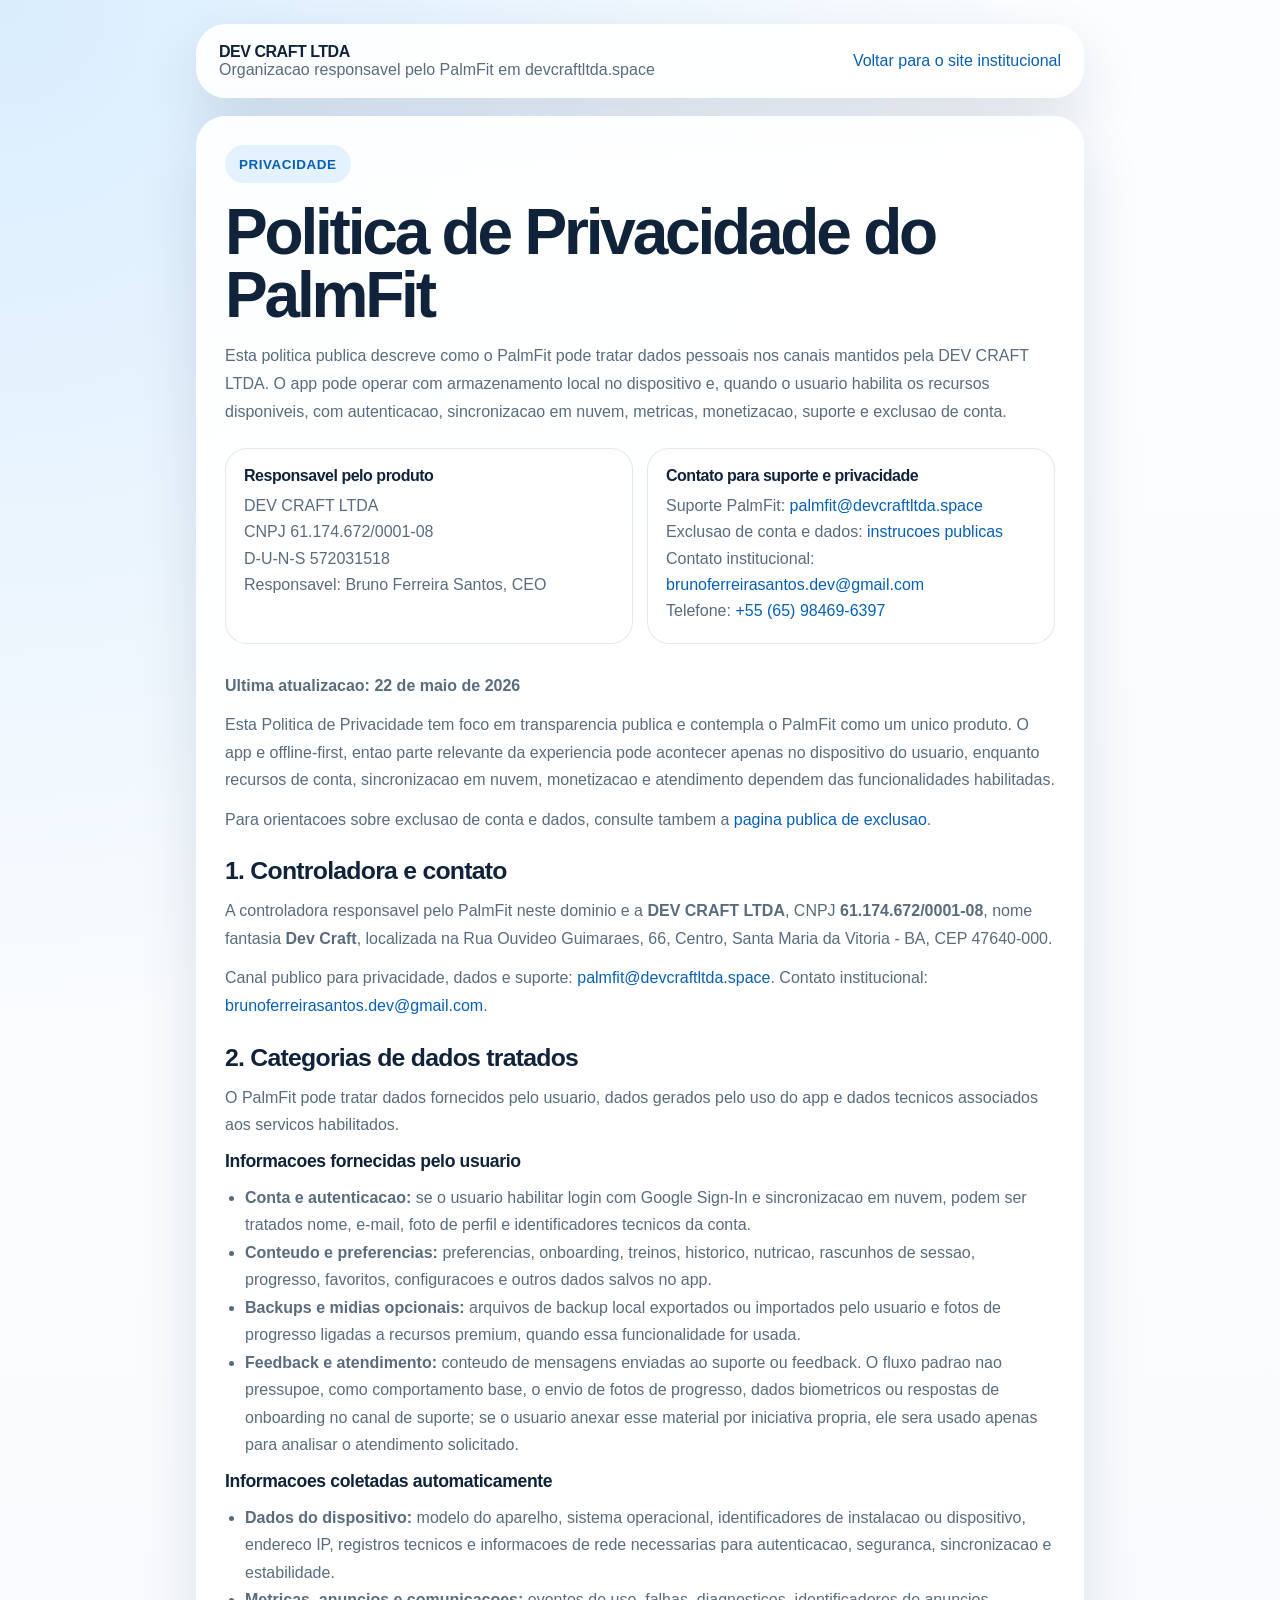
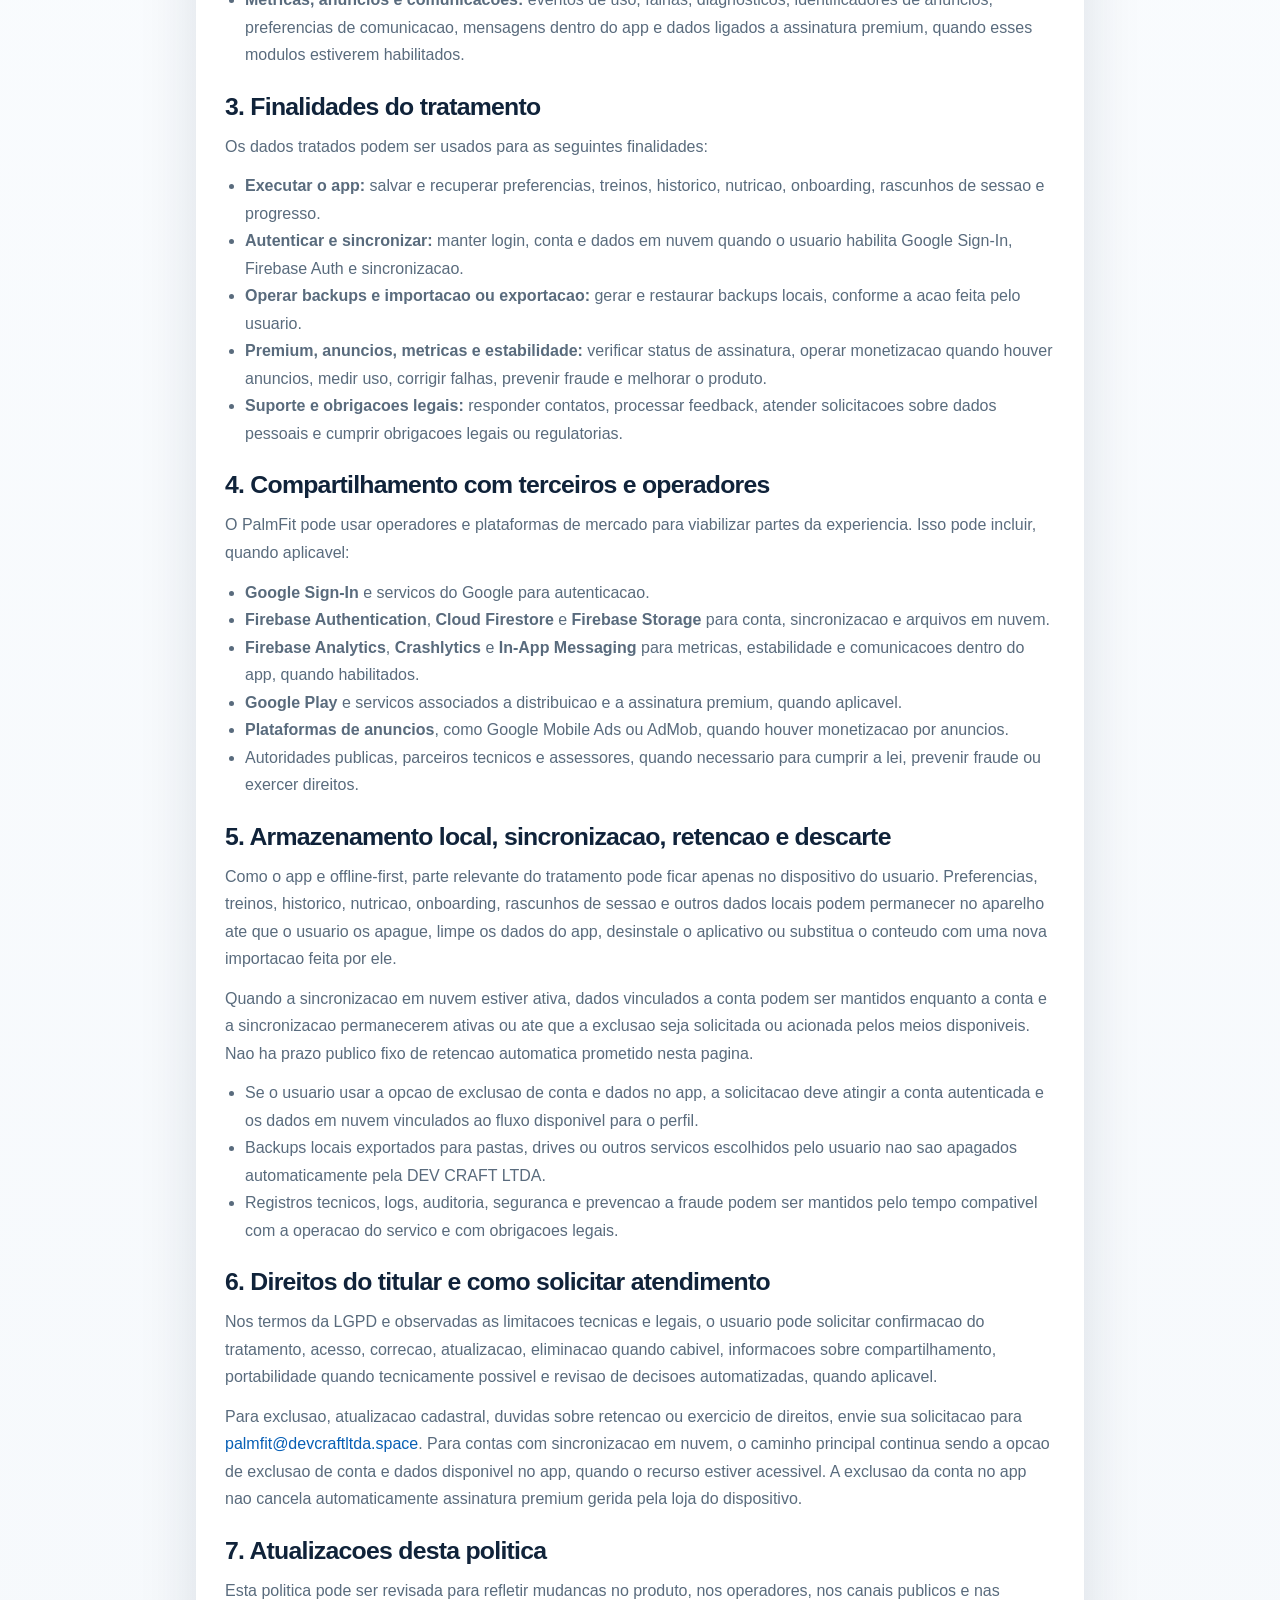
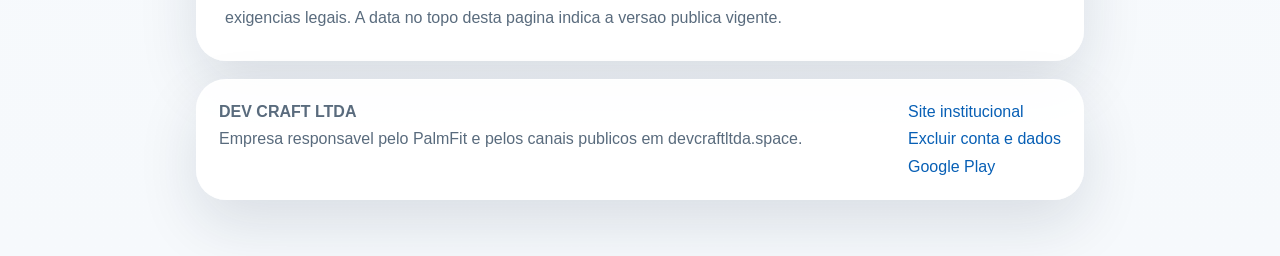
<file: palmfit-politica-de-privacidade.html>
<!doctype html>
<html lang="pt-BR">
  <head>
    <meta charset="utf-8" />
    <meta name="viewport" content="width=device-width, initial-scale=1" />
    <title>Politica de Privacidade do PalmFit | DEV CRAFT LTDA</title>
    <meta
      name="description"
      content="Politica de Privacidade do PalmFit, produto operado pela DEV CRAFT LTDA, com informacoes sobre coleta, uso, retencao, exclusao e canais de contato."
    />
    <style>
      :root {
        color-scheme: light;
        --bg: #f6f9fc;
        --surface: rgba(255, 255, 255, 0.92);
        --ink: #10233a;
        --muted: #596b7d;
        --line: rgba(16, 35, 58, 0.1);
        --brand: #0c8df6;
        --brand-deep: #075fb5;
        --shadow: 0 24px 60px rgba(16, 35, 58, 0.12);
        --radius-xl: 30px;
        --radius-lg: 22px;
        --max-width: 920px;
      }

      * {
        box-sizing: border-box;
      }

      body {
        margin: 0;
        font-family: "Segoe UI", "Helvetica Neue", Arial, sans-serif;
        color: var(--ink);
        background:
          radial-gradient(
            circle at top left,
            rgba(12, 141, 246, 0.14),
            transparent 28%
          ),
          linear-gradient(180deg, #fbfdff 0%, var(--bg) 100%);
      }

      a {
        color: var(--brand-deep);
        text-decoration: none;
      }

      .page {
        width: min(100%, var(--max-width));
        margin: 0 auto;
        padding: 24px 16px 56px;
      }

      .topbar,
      .content,
      .footer {
        border: 1px solid rgba(255, 255, 255, 0.8);
        border-radius: var(--radius-xl);
        background: var(--surface);
        box-shadow: var(--shadow);
      }

      .topbar,
      .footer {
        padding: 18px 22px;
      }

      .topbar {
        display: flex;
        align-items: center;
        justify-content: space-between;
        gap: 16px;
      }

      .topbar strong {
        display: block;
        font-size: 1rem;
        letter-spacing: -0.03em;
      }

      .topbar span,
      .footer,
      .footer p {
        color: var(--muted);
      }

      .content {
        margin-top: 18px;
        padding: 28px;
      }

      .eyebrow {
        display: inline-flex;
        align-items: center;
        min-height: 38px;
        padding: 0 14px;
        border-radius: 999px;
        background: rgba(12, 141, 246, 0.1);
        color: var(--brand-deep);
        font-size: 0.84rem;
        font-weight: 800;
        letter-spacing: 0.04em;
        text-transform: uppercase;
      }

      h1,
      h2,
      h3,
      p,
      ul {
        margin: 0;
      }

      h1 {
        margin-top: 18px;
        font-size: clamp(2.2rem, 5vw, 4rem);
        line-height: 0.98;
        letter-spacing: -0.05em;
      }

      .intro {
        margin-top: 16px;
        color: var(--muted);
        line-height: 1.74;
      }

      .callout-grid {
        display: grid;
        grid-template-columns: repeat(2, minmax(0, 1fr));
        gap: 14px;
        margin-top: 22px;
      }

      .callout {
        padding: 18px;
        border-radius: var(--radius-lg);
        background: rgba(255, 255, 255, 0.84);
        border: 1px solid var(--line);
      }

      .callout strong {
        display: block;
        font-size: 1rem;
        letter-spacing: -0.03em;
      }

      .callout span {
        display: block;
        margin-top: 8px;
        color: var(--muted);
        line-height: 1.65;
      }

      .policy {
        display: grid;
        gap: 24px;
        margin-top: 28px;
      }

      .policy section {
        display: grid;
        gap: 12px;
      }

      h2 {
        font-size: 1.55rem;
        letter-spacing: -0.03em;
      }

      h3 {
        font-size: 1.1rem;
        letter-spacing: -0.02em;
      }

      p,
      li {
        color: var(--muted);
        line-height: 1.72;
      }

      ul {
        padding-left: 20px;
      }

      .footer {
        display: flex;
        flex-wrap: wrap;
        justify-content: space-between;
        gap: 14px;
        margin-top: 18px;
      }

      @media (max-width: 720px) {
        .topbar,
        .footer {
          flex-direction: column;
          align-items: flex-start;
        }

        .content {
          padding: 22px;
        }

        .callout-grid {
          grid-template-columns: 1fr;
        }
      }
    </style>
  </head>
  <body>
    <div class="page">
      <div class="topbar">
        <div>
          <strong>DEV CRAFT LTDA</strong>
          <span
            >Organizacao responsavel pelo PalmFit em devcraftltda.space</span
          >
        </div>
        <a href="./index.html">Voltar para o site institucional</a>
      </div>

      <main class="content">
        <span class="eyebrow">Privacidade</span>
        <h1>Politica de Privacidade do PalmFit</h1>
        <p class="intro">
          Esta politica publica descreve como o PalmFit pode tratar dados
          pessoais nos canais mantidos pela DEV CRAFT LTDA. O app pode operar
          com armazenamento local no dispositivo e, quando o usuario habilita os
          recursos disponiveis, com autenticacao, sincronizacao em nuvem,
          metricas, monetizacao, suporte e exclusao de conta.
        </p>

        <div class="callout-grid">
          <article class="callout">
            <strong>Responsavel pelo produto</strong>
            <span>
              DEV CRAFT LTDA<br />
              CNPJ 61.174.672/0001-08<br />
              D-U-N-S 572031518<br />
              Responsavel: Bruno Ferreira Santos, CEO
            </span>
          </article>

          <article class="callout">
            <strong>Contato para suporte e privacidade</strong>
            <span>
              Suporte PalmFit:
              <a href="mailto:palmfit@devcraftltda.space"
                >palmfit@devcraftltda.space</a
              ><br />
              Exclusao de conta e dados:
              <a href="./palmfit-exclusao-de-conta.html"
                >instrucoes publicas</a
              ><br />
              Contato institucional:
              <a href="mailto:brunoferreirasantos.dev@gmail.com"
                >brunoferreirasantos.dev@gmail.com</a
              ><br />
              Telefone: <a href="tel:+5565984696397">+55 (65) 98469-6397</a>
            </span>
          </article>
        </div>

        <div class="policy">
          <section>
            <p><strong>Ultima atualizacao: 22 de maio de 2026</strong></p>
            <p>
              Esta Politica de Privacidade tem foco em transparencia publica e
              contempla o PalmFit como um unico produto. O app e offline-first,
              entao parte relevante da experiencia pode acontecer apenas no
              dispositivo do usuario, enquanto recursos de conta, sincronizacao
              em nuvem, monetizacao e atendimento dependem das funcionalidades
              habilitadas.
            </p>
            <p>
              Para orientacoes sobre exclusao de conta e dados, consulte tambem
              a <a href="./palmfit-exclusao-de-conta.html">pagina publica de exclusao</a>.
            </p>
          </section>

          <section>
            <h2>1. Controladora e contato</h2>
            <p>
              A controladora responsavel pelo PalmFit neste dominio e a
              <strong>DEV CRAFT LTDA</strong>, CNPJ
              <strong>61.174.672/0001-08</strong>, nome fantasia
              <strong>Dev Craft</strong>, localizada na Rua Ouvideo Guimaraes,
              66, Centro, Santa Maria da Vitoria - BA, CEP 47640-000.
            </p>
            <p>
              Canal publico para privacidade, dados e suporte:
              <a href="mailto:palmfit@devcraftltda.space"
                >palmfit@devcraftltda.space</a
              >. Contato institucional:
              <a href="mailto:brunoferreirasantos.dev@gmail.com"
                >brunoferreirasantos.dev@gmail.com</a
              >.
            </p>
          </section>

          <section>
            <h2>2. Categorias de dados tratados</h2>
            <p>
              O PalmFit pode tratar dados fornecidos pelo usuario, dados gerados
              pelo uso do app e dados tecnicos associados aos servicos
              habilitados.
            </p>

            <h3>Informacoes fornecidas pelo usuario</h3>
            <ul>
              <li>
                <strong>Conta e autenticacao:</strong> se o usuario habilitar
                login com Google Sign-In e sincronizacao em nuvem, podem ser
                tratados nome, e-mail, foto de perfil e identificadores tecnicos
                da conta.
              </li>
              <li>
                <strong>Conteudo e preferencias:</strong> preferencias,
                onboarding, treinos, historico, nutricao, rascunhos de sessao,
                progresso, favoritos, configuracoes e outros dados salvos no app.
              </li>
              <li>
                <strong>Backups e midias opcionais:</strong> arquivos de backup
                local exportados ou importados pelo usuario e fotos de progresso
                ligadas a recursos premium, quando essa funcionalidade for usada.
              </li>
              <li>
                <strong>Feedback e atendimento:</strong> conteudo de mensagens
                enviadas ao suporte ou feedback. O fluxo padrao nao pressupoe,
                como comportamento base, o envio de fotos de progresso, dados
                biometricos ou respostas de onboarding no canal de suporte; se o
                usuario anexar esse material por iniciativa propria, ele sera
                usado apenas para analisar o atendimento solicitado.
              </li>
            </ul>

            <h3>Informacoes coletadas automaticamente</h3>
            <ul>
              <li>
                <strong>Dados do dispositivo:</strong> modelo do aparelho,
                sistema operacional, identificadores de instalacao ou
                dispositivo, endereco IP, registros tecnicos e informacoes de
                rede necessarias para autenticacao, seguranca, sincronizacao e
                estabilidade.
              </li>
              <li>
                <strong>Metricas, anuncios e comunicacoes:</strong> eventos de
                uso, falhas, diagnosticos, identificadores de anuncios,
                preferencias de comunicacao, mensagens dentro do app e dados
                ligados a assinatura premium, quando esses modulos estiverem
                habilitados.
              </li>
            </ul>
          </section>

          <section>
            <h2>3. Finalidades do tratamento</h2>
            <p>
              Os dados tratados podem ser usados para as seguintes finalidades:
            </p>
            <ul>
              <li>
                <strong>Executar o app:</strong> salvar e recuperar
                preferencias, treinos, historico, nutricao, onboarding,
                rascunhos de sessao e progresso.
              </li>
              <li>
                <strong>Autenticar e sincronizar:</strong> manter login, conta e
                dados em nuvem quando o usuario habilita Google Sign-In,
                Firebase Auth e sincronizacao.
              </li>
              <li>
                <strong>Operar backups e importacao ou exportacao:</strong>
                gerar e restaurar backups locais, conforme a acao feita pelo
                usuario.
              </li>
              <li>
                <strong>Premium, anuncios, metricas e estabilidade:</strong>
                verificar status de assinatura, operar monetizacao quando houver
                anuncios, medir uso, corrigir falhas, prevenir fraude e melhorar
                o produto.
              </li>
              <li>
                <strong>Suporte e obrigacoes legais:</strong> responder contatos,
                processar feedback, atender solicitacoes sobre dados pessoais e
                cumprir obrigacoes legais ou regulatorias.
              </li>
            </ul>
          </section>

          <section>
            <h2>4. Compartilhamento com terceiros e operadores</h2>
            <p>
              O PalmFit pode usar operadores e plataformas de mercado para
              viabilizar partes da experiencia. Isso pode incluir, quando
              aplicavel:
            </p>
            <ul>
              <li>
                <strong>Google Sign-In</strong> e servicos do Google para
                autenticacao.
              </li>
              <li>
                <strong>Firebase Authentication</strong>,
                <strong>Cloud Firestore</strong> e
                <strong>Firebase Storage</strong> para conta, sincronizacao e
                arquivos em nuvem.
              </li>
              <li>
                <strong>Firebase Analytics</strong>,
                <strong>Crashlytics</strong> e
                <strong>In-App Messaging</strong> para metricas, estabilidade e
                comunicacoes dentro do app, quando habilitados.
              </li>
              <li>
                <strong>Google Play</strong> e servicos associados a
                distribuicao e a assinatura premium, quando aplicavel.
              </li>
              <li>
                <strong>Plataformas de anuncios</strong>, como Google Mobile Ads
                ou AdMob, quando houver monetizacao por anuncios.
              </li>
              <li>
                Autoridades publicas, parceiros tecnicos e assessores, quando
                necessario para cumprir a lei, prevenir fraude ou exercer
                direitos.
              </li>
            </ul>
          </section>

          <section>
            <h2>5. Armazenamento local, sincronizacao, retencao e descarte</h2>
            <p>
              Como o app e offline-first, parte relevante do tratamento pode
              ficar apenas no dispositivo do usuario. Preferencias, treinos,
              historico, nutricao, onboarding, rascunhos de sessao e outros
              dados locais podem permanecer no aparelho ate que o usuario os
              apague, limpe os dados do app, desinstale o aplicativo ou
              substitua o conteudo com uma nova importacao feita por ele.
            </p>
            <p>
              Quando a sincronizacao em nuvem estiver ativa, dados vinculados a
              conta podem ser mantidos enquanto a conta e a sincronizacao
              permanecerem ativas ou ate que a exclusao seja solicitada ou
              acionada pelos meios disponiveis. Nao ha prazo publico fixo de
              retencao automatica prometido nesta pagina.
            </p>
            <ul>
              <li>
                Se o usuario usar a opcao de exclusao de conta e dados no app,
                a solicitacao deve atingir a conta autenticada e os dados em
                nuvem vinculados ao fluxo disponivel para o perfil.
              </li>
              <li>
                Backups locais exportados para pastas, drives ou outros
                servicos escolhidos pelo usuario nao sao apagados
                automaticamente pela DEV CRAFT LTDA.
              </li>
              <li>
                Registros tecnicos, logs, auditoria, seguranca e prevencao a
                fraude podem ser mantidos pelo tempo compativel com a operacao
                do servico e com obrigacoes legais.
              </li>
            </ul>
          </section>

          <section>
            <h2>6. Direitos do titular e como solicitar atendimento</h2>
            <p>
              Nos termos da LGPD e observadas as limitacoes tecnicas e legais,
              o usuario pode solicitar confirmacao do tratamento, acesso,
              correcao, atualizacao, eliminacao quando cabivel, informacoes
              sobre compartilhamento, portabilidade quando tecnicamente possivel
              e revisao de decisoes automatizadas, quando aplicavel.
            </p>
            <p>
              Para exclusao, atualizacao cadastral, duvidas sobre retencao ou
              exercicio de direitos, envie sua solicitacao para
              <a href="mailto:palmfit@devcraftltda.space"
                >palmfit@devcraftltda.space</a
              >. Para contas com sincronizacao em nuvem, o caminho principal
              continua sendo a opcao de exclusao de conta e dados disponivel no
              app, quando o recurso estiver acessivel. A exclusao da conta no
              app nao cancela automaticamente assinatura premium gerida pela loja
              do dispositivo.
            </p>
          </section>

          <section>
            <h2>7. Atualizacoes desta politica</h2>
            <p>
              Esta politica pode ser revisada para refletir mudancas no produto,
              nos operadores, nos canais publicos e nas exigencias legais. A
              data no topo desta pagina indica a versao publica vigente.
            </p>
          </section>
        </div>
      </main>

      <footer class="footer">
        <p>
          <strong>DEV CRAFT LTDA</strong><br />
          Empresa responsavel pelo PalmFit e pelos canais publicos em
          devcraftltda.space.
        </p>
        <p>
          <a href="./index.html">Site institucional</a><br />
          <a href="./palmfit-exclusao-de-conta.html">Excluir conta e dados</a
          ><br />
          <a
            href="https://play.google.com/store/apps/details?id=com.tools.palmfit"
            target="_blank"
            rel="noreferrer"
            >Google Play</a
          >
        </p>
      </footer>
    </div>
  </body>
</html>
</file>
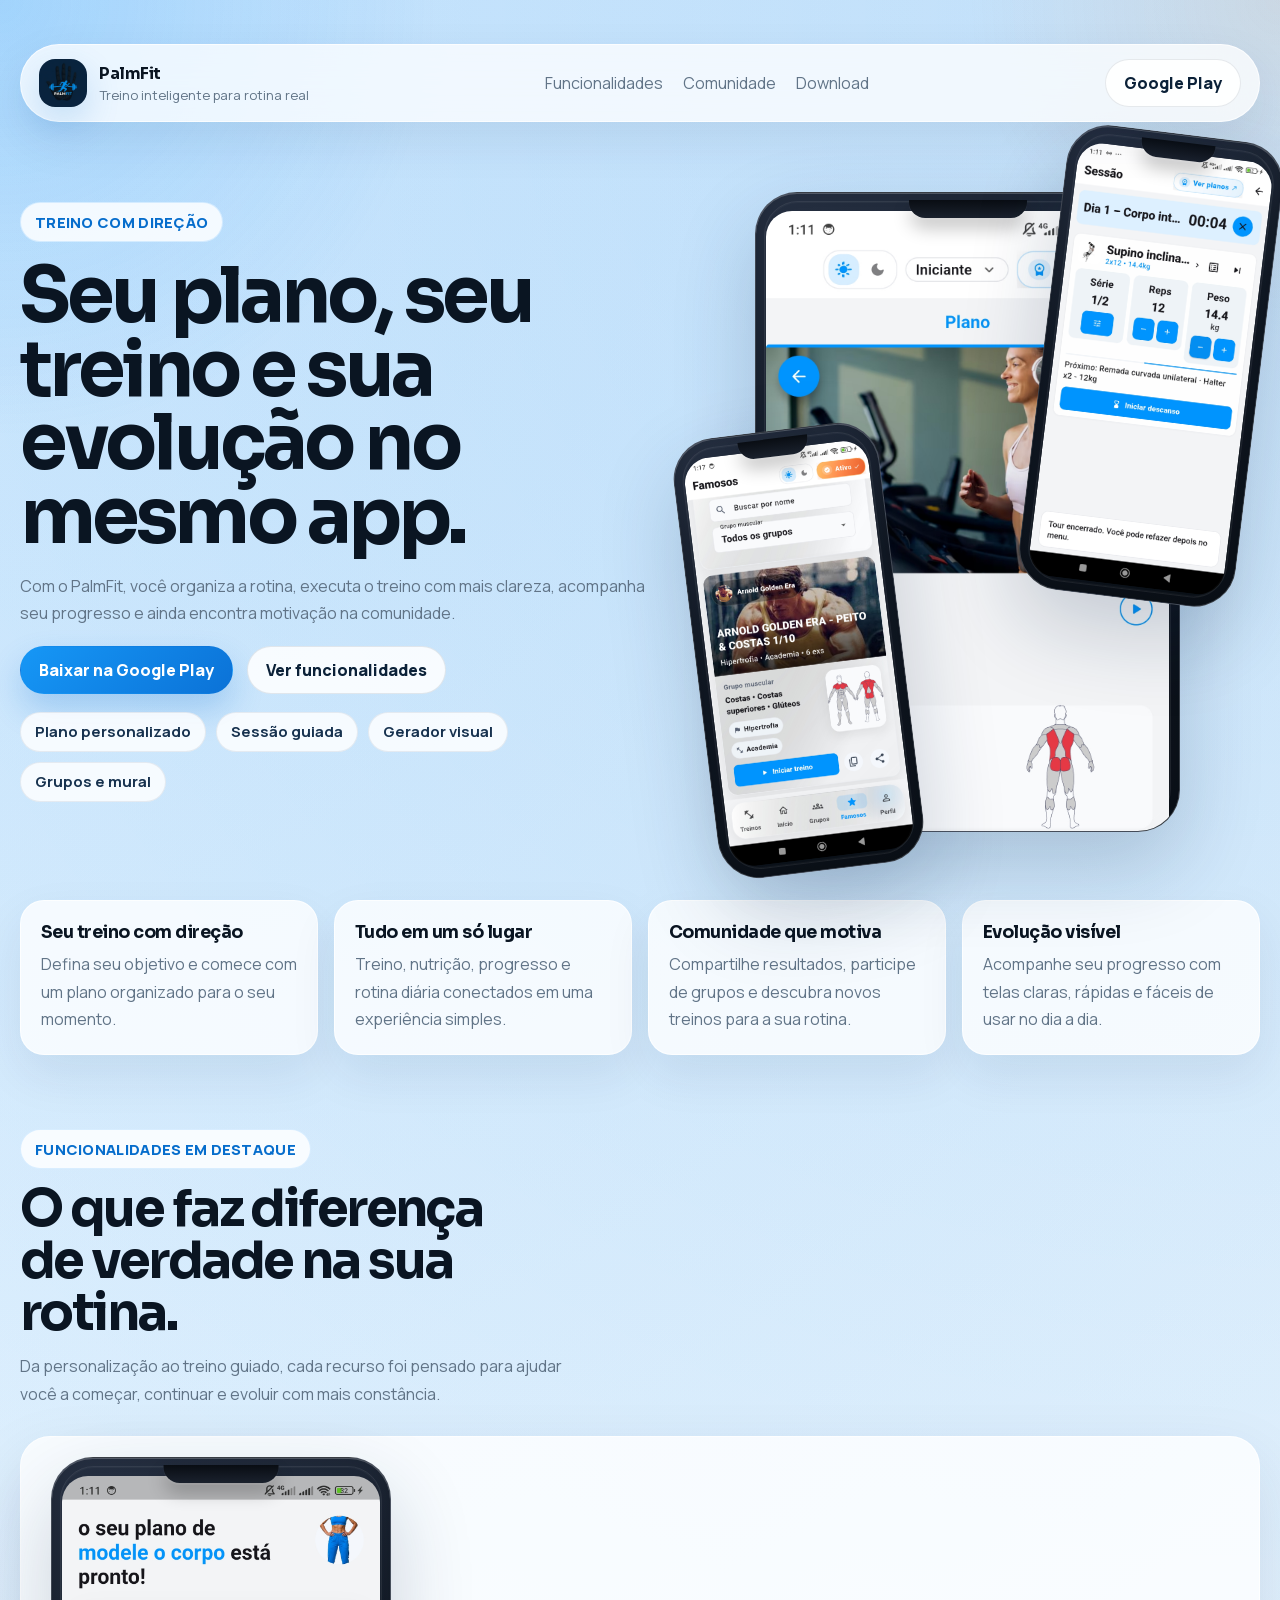
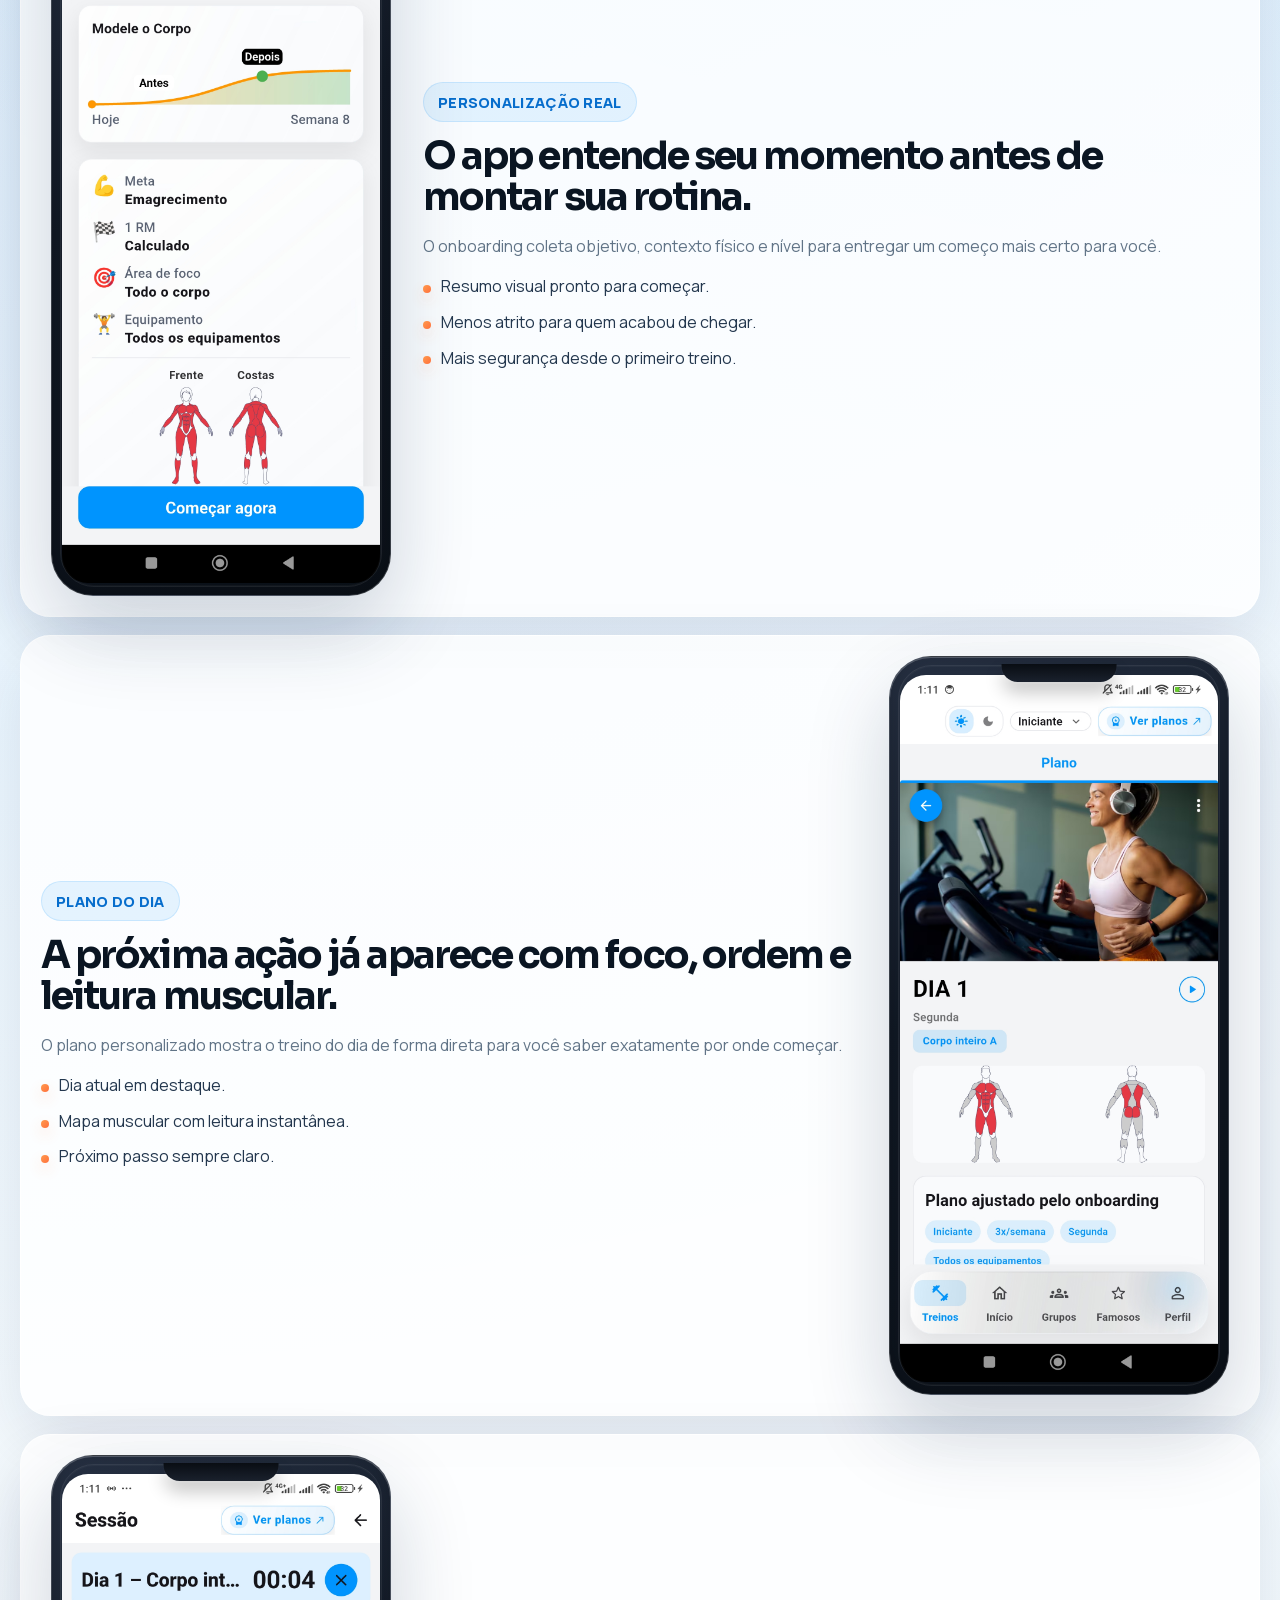
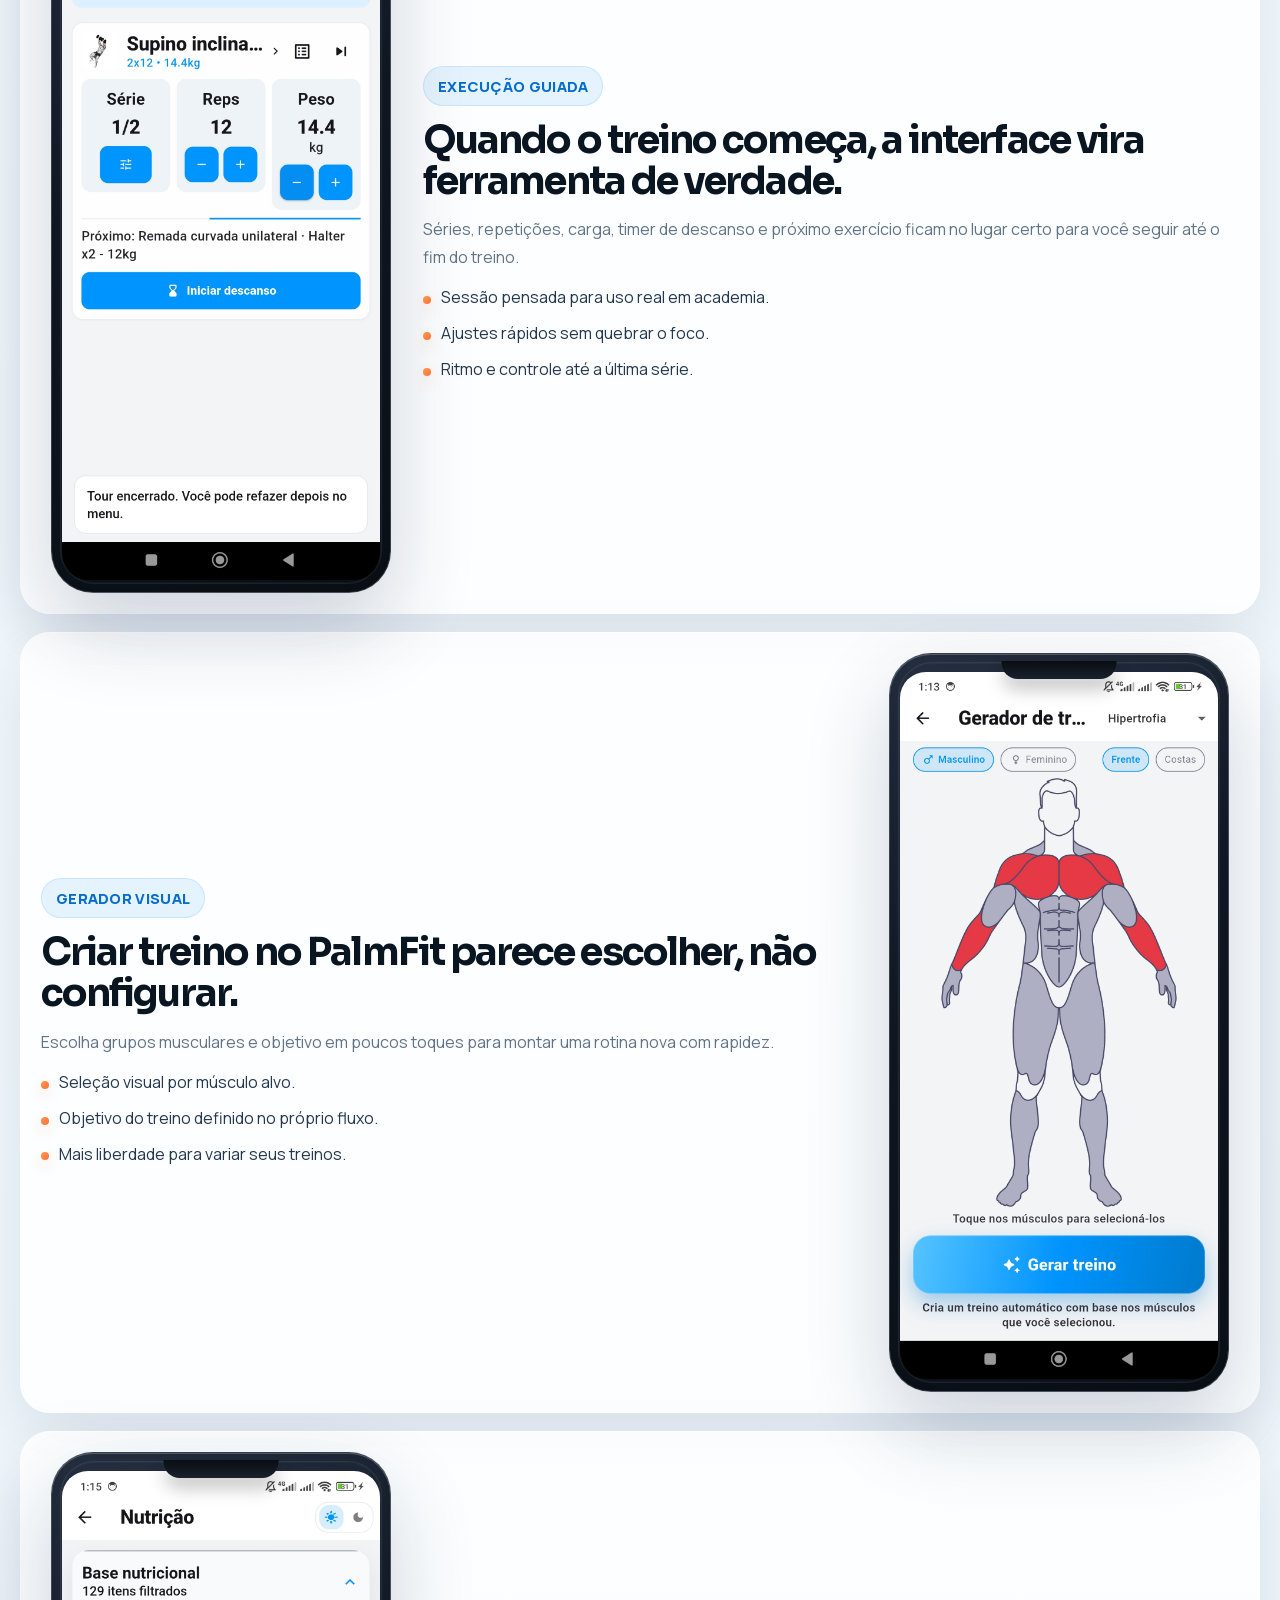
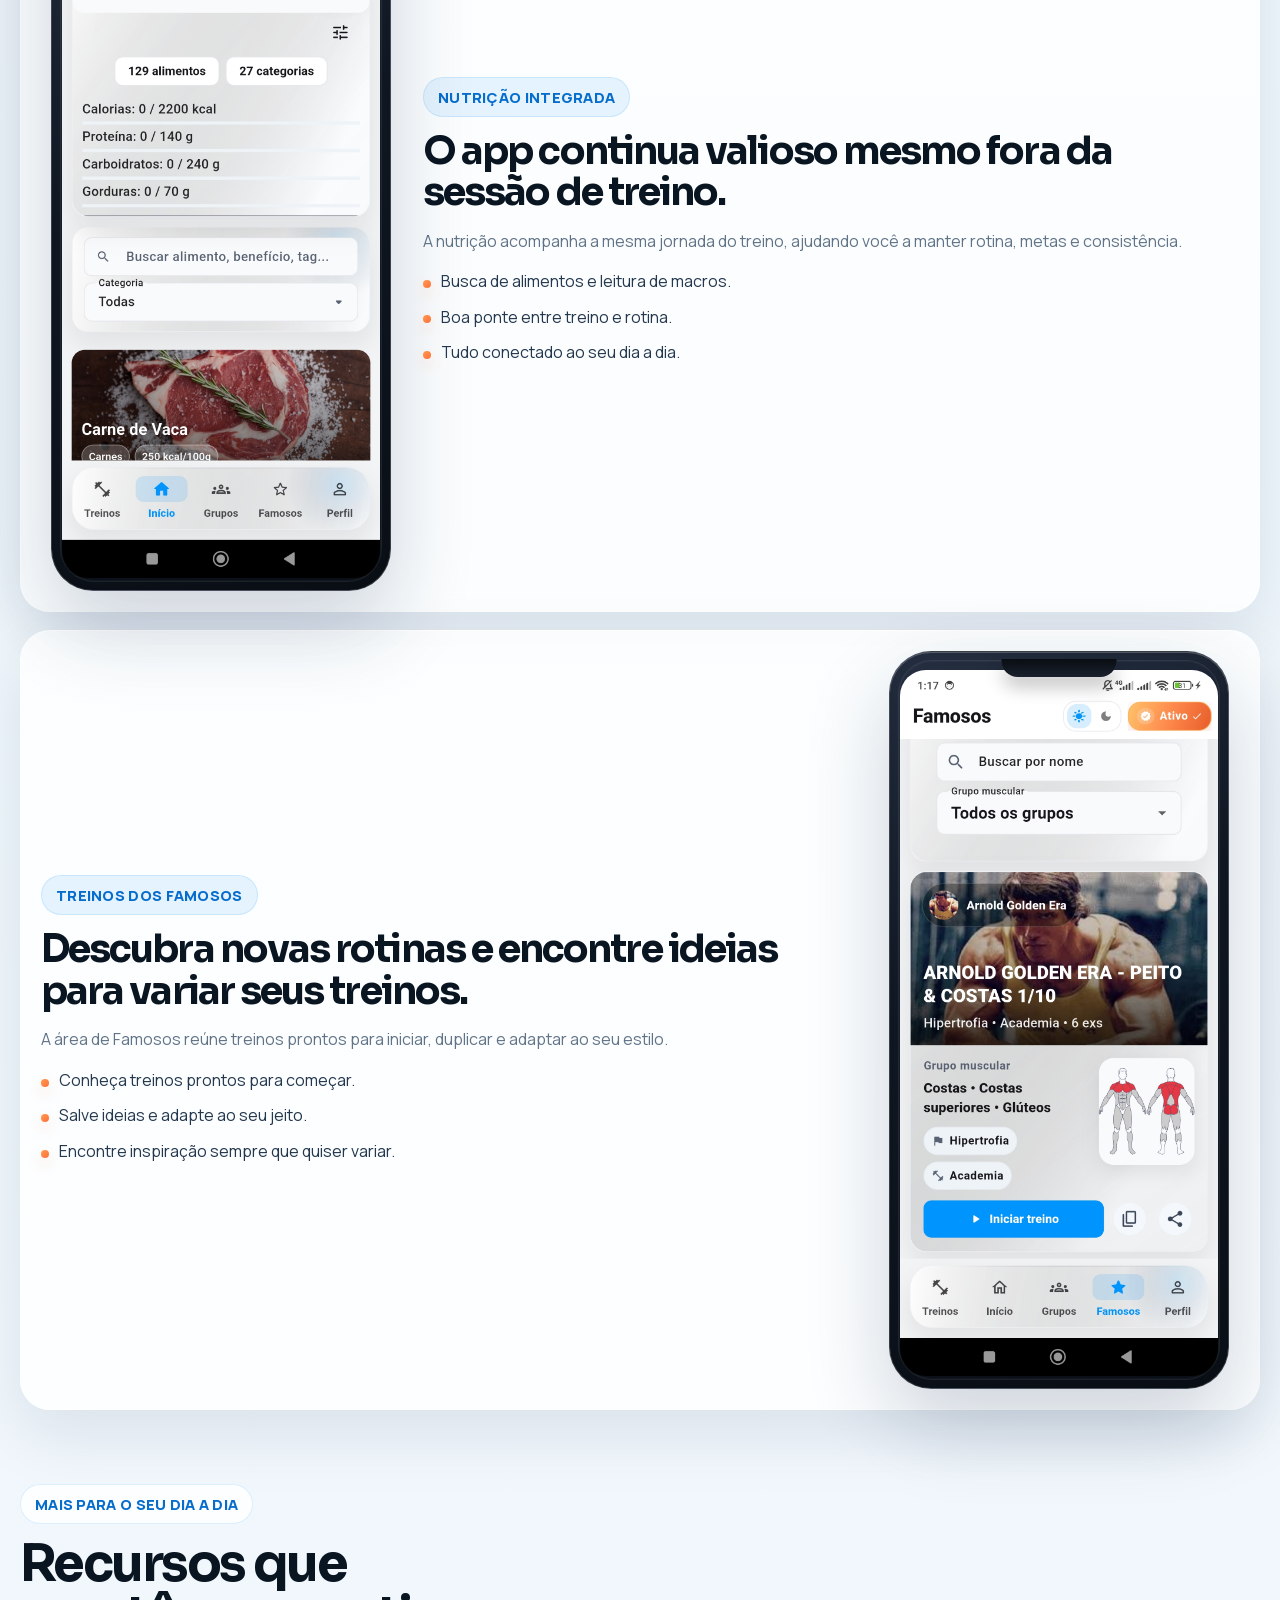
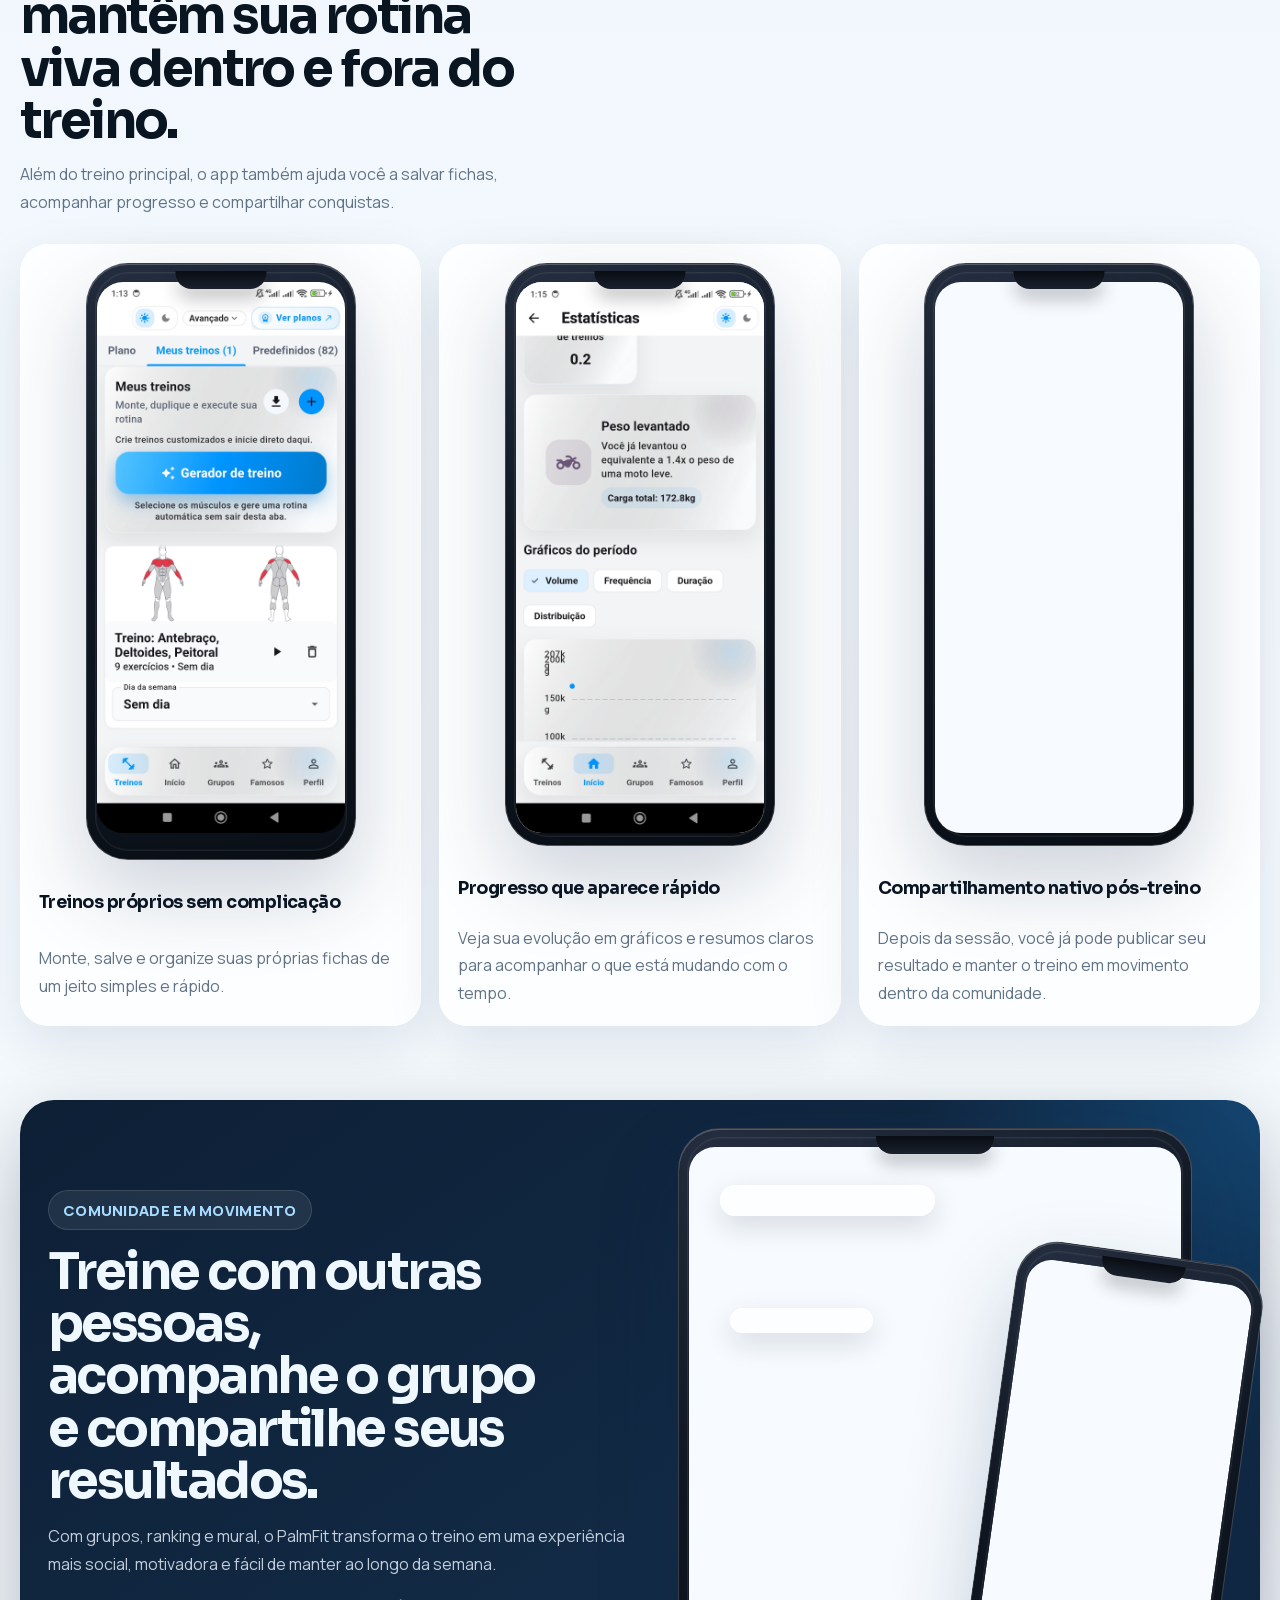
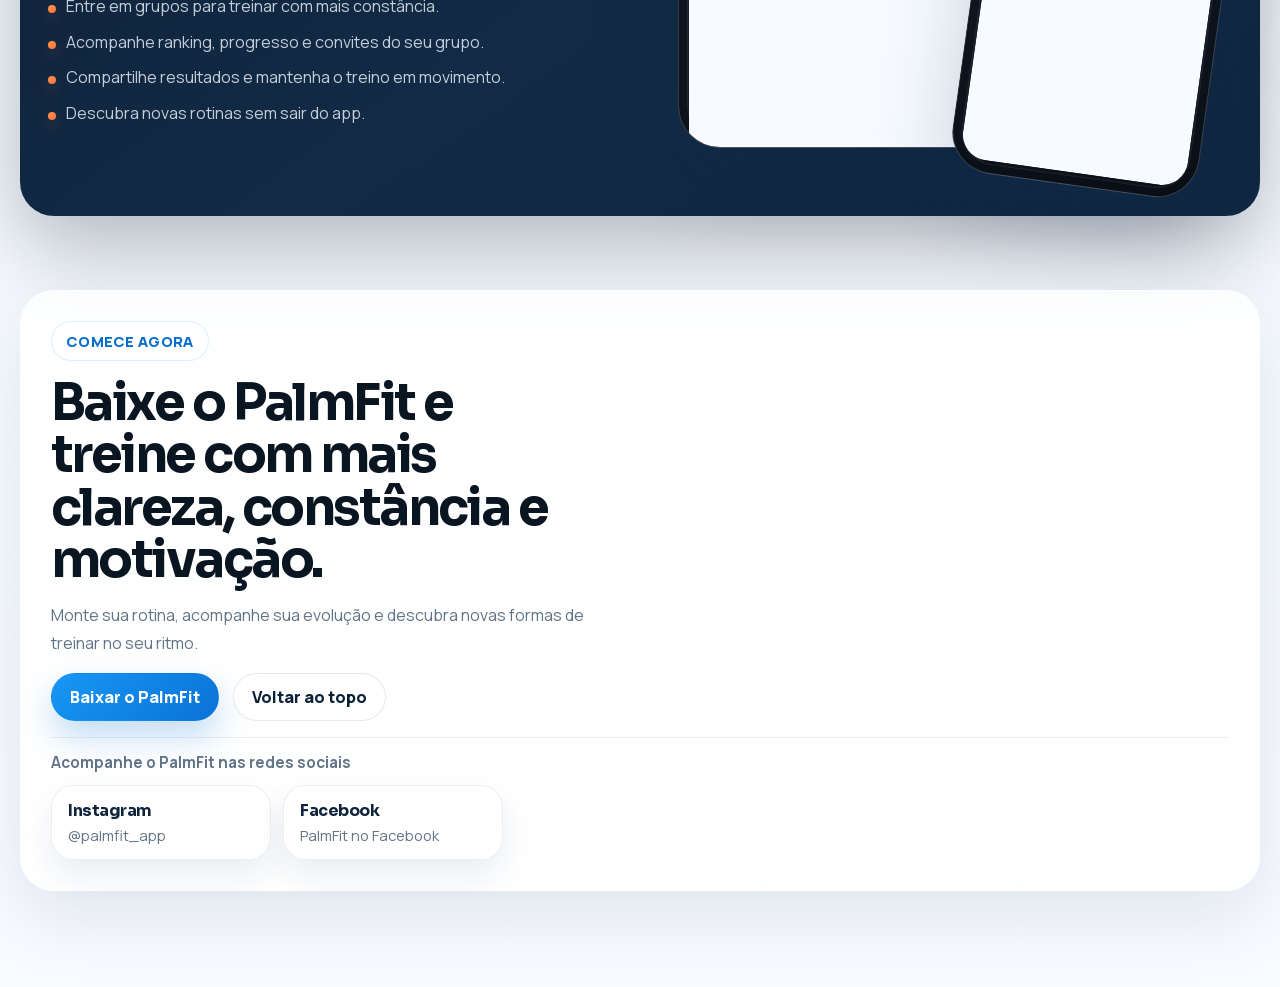
<file: palmfit.html>
<!DOCTYPE html><html lang="pt-BR"><head><meta charSet="utf-8"/><meta name="viewport" content="width=device-width, initial-scale=1"/><link rel="preload" as="image" href="./media/showcase/day-plan.jpg" fetchPriority="high"/><link rel="preload" as="image" href="./media/showcase/session.jpg" fetchPriority="high"/><link rel="preload" as="image" href="./media/showcase/famous-workout.jpg" fetchPriority="high"/><title>PalmFit | Plano, treino guiado e comunidade fitness</title><meta name="description" content="PalmFit reúne plano personalizado, sessão guiada, gerador de treino, creators e grupos em uma experiência só."/><meta property="og:title" content="PalmFit"/><meta property="og:description" content="Plano personalizado, treino guiado, creators e grupos no mesmo app fitness."/><meta property="og:url" content="https://www.devcraftltda.space/"/><meta property="og:site_name" content="PalmFit"/><meta property="og:locale" content="pt_BR"/><meta property="og:type" content="website"/><meta name="twitter:card" content="summary"/><meta name="twitter:title" content="PalmFit"/><meta name="twitter:description" content="Plano personalizado, treino guiado, creators e grupos no mesmo app fitness."/><style>@font-face{font-family:__Sora_af938a;font-style:normal;font-weight:600;font-display:swap;src:url(./fonts/c5f10e9e72d35c52-s.woff2) format("woff2");unicode-range:u+0100-02ba,u+02bd-02c5,u+02c7-02cc,u+02ce-02d7,u+02dd-02ff,u+0304,u+0308,u+0329,u+1d00-1dbf,u+1e00-1e9f,u+1ef2-1eff,u+2020,u+20a0-20ab,u+20ad-20c0,u+2113,u+2c60-2c7f,u+a720-a7ff}@font-face{font-family:__Sora_af938a;font-style:normal;font-weight:600;font-display:swap;src:url(./fonts/3dc379dc9b5dec12-s.p.woff2) format("woff2");unicode-range:u+00??,u+0131,u+0152-0153,u+02bb-02bc,u+02c6,u+02da,u+02dc,u+0304,u+0308,u+0329,u+2000-206f,u+20ac,u+2122,u+2191,u+2193,u+2212,u+2215,u+feff,u+fffd}@font-face{font-family:__Sora_af938a;font-style:normal;font-weight:700;font-display:swap;src:url(./fonts/c5f10e9e72d35c52-s.woff2) format("woff2");unicode-range:u+0100-02ba,u+02bd-02c5,u+02c7-02cc,u+02ce-02d7,u+02dd-02ff,u+0304,u+0308,u+0329,u+1d00-1dbf,u+1e00-1e9f,u+1ef2-1eff,u+2020,u+20a0-20ab,u+20ad-20c0,u+2113,u+2c60-2c7f,u+a720-a7ff}@font-face{font-family:__Sora_af938a;font-style:normal;font-weight:700;font-display:swap;src:url(./fonts/3dc379dc9b5dec12-s.p.woff2) format("woff2");unicode-range:u+00??,u+0131,u+0152-0153,u+02bb-02bc,u+02c6,u+02da,u+02dc,u+0304,u+0308,u+0329,u+2000-206f,u+20ac,u+2122,u+2191,u+2193,u+2212,u+2215,u+feff,u+fffd}@font-face{font-family:__Sora_af938a;font-style:normal;font-weight:800;font-display:swap;src:url(./fonts/c5f10e9e72d35c52-s.woff2) format("woff2");unicode-range:u+0100-02ba,u+02bd-02c5,u+02c7-02cc,u+02ce-02d7,u+02dd-02ff,u+0304,u+0308,u+0329,u+1d00-1dbf,u+1e00-1e9f,u+1ef2-1eff,u+2020,u+20a0-20ab,u+20ad-20c0,u+2113,u+2c60-2c7f,u+a720-a7ff}@font-face{font-family:__Sora_af938a;font-style:normal;font-weight:800;font-display:swap;src:url(./fonts/3dc379dc9b5dec12-s.p.woff2) format("woff2");unicode-range:u+00??,u+0131,u+0152-0153,u+02bb-02bc,u+02c6,u+02da,u+02dc,u+0304,u+0308,u+0329,u+2000-206f,u+20ac,u+2122,u+2191,u+2193,u+2212,u+2215,u+feff,u+fffd}@font-face{font-family:__Sora_Fallback_af938a;src:local("Arial");ascent-override:85.29%;descent-override:25.50%;line-gap-override:0.00%;size-adjust:113.73%}.__className_af938a{font-family:__Sora_af938a,__Sora_Fallback_af938a;font-style:normal}.__variable_af938a{--font-display:"__Sora_af938a","__Sora_Fallback_af938a"}@font-face{font-family:__Manrope_6b03d3;font-style:normal;font-weight:400;font-display:swap;src:url(./fonts/438aa629764e75f3-s.woff2) format("woff2");unicode-range:u+0460-052f,u+1c80-1c8a,u+20b4,u+2de0-2dff,u+a640-a69f,u+fe2e-fe2f}@font-face{font-family:__Manrope_6b03d3;font-style:normal;font-weight:400;font-display:swap;src:url(./fonts/875ae681bfde4580-s.woff2) format("woff2");unicode-range:u+0301,u+0400-045f,u+0490-0491,u+04b0-04b1,u+2116}@font-face{font-family:__Manrope_6b03d3;font-style:normal;font-weight:400;font-display:swap;src:url(./fonts/51251f8b9793cdb3-s.woff2) format("woff2");unicode-range:u+0370-0377,u+037a-037f,u+0384-038a,u+038c,u+038e-03a1,u+03a3-03ff}@font-face{font-family:__Manrope_6b03d3;font-style:normal;font-weight:400;font-display:swap;src:url(./fonts/e857b654a2caa584-s.woff2) format("woff2");unicode-range:u+0102-0103,u+0110-0111,u+0128-0129,u+0168-0169,u+01a0-01a1,u+01af-01b0,u+0300-0301,u+0303-0304,u+0308-0309,u+0323,u+0329,u+1ea0-1ef9,u+20ab}@font-face{font-family:__Manrope_6b03d3;font-style:normal;font-weight:400;font-display:swap;src:url(./fonts/cc978ac5ee68c2b6-s.woff2) format("woff2");unicode-range:u+0100-02ba,u+02bd-02c5,u+02c7-02cc,u+02ce-02d7,u+02dd-02ff,u+0304,u+0308,u+0329,u+1d00-1dbf,u+1e00-1e9f,u+1ef2-1eff,u+2020,u+20a0-20ab,u+20ad-20c0,u+2113,u+2c60-2c7f,u+a720-a7ff}@font-face{font-family:__Manrope_6b03d3;font-style:normal;font-weight:400;font-display:swap;src:url(./fonts/4c9affa5bc8f420e-s.p.woff2) format("woff2");unicode-range:u+00??,u+0131,u+0152-0153,u+02bb-02bc,u+02c6,u+02da,u+02dc,u+0304,u+0308,u+0329,u+2000-206f,u+20ac,u+2122,u+2191,u+2193,u+2212,u+2215,u+feff,u+fffd}@font-face{font-family:__Manrope_6b03d3;font-style:normal;font-weight:500;font-display:swap;src:url(./fonts/438aa629764e75f3-s.woff2) format("woff2");unicode-range:u+0460-052f,u+1c80-1c8a,u+20b4,u+2de0-2dff,u+a640-a69f,u+fe2e-fe2f}@font-face{font-family:__Manrope_6b03d3;font-style:normal;font-weight:500;font-display:swap;src:url(./fonts/875ae681bfde4580-s.woff2) format("woff2");unicode-range:u+0301,u+0400-045f,u+0490-0491,u+04b0-04b1,u+2116}@font-face{font-family:__Manrope_6b03d3;font-style:normal;font-weight:500;font-display:swap;src:url(./fonts/51251f8b9793cdb3-s.woff2) format("woff2");unicode-range:u+0370-0377,u+037a-037f,u+0384-038a,u+038c,u+038e-03a1,u+03a3-03ff}@font-face{font-family:__Manrope_6b03d3;font-style:normal;font-weight:500;font-display:swap;src:url(./fonts/e857b654a2caa584-s.woff2) format("woff2");unicode-range:u+0102-0103,u+0110-0111,u+0128-0129,u+0168-0169,u+01a0-01a1,u+01af-01b0,u+0300-0301,u+0303-0304,u+0308-0309,u+0323,u+0329,u+1ea0-1ef9,u+20ab}@font-face{font-family:__Manrope_6b03d3;font-style:normal;font-weight:500;font-display:swap;src:url(./fonts/cc978ac5ee68c2b6-s.woff2) format("woff2");unicode-range:u+0100-02ba,u+02bd-02c5,u+02c7-02cc,u+02ce-02d7,u+02dd-02ff,u+0304,u+0308,u+0329,u+1d00-1dbf,u+1e00-1e9f,u+1ef2-1eff,u+2020,u+20a0-20ab,u+20ad-20c0,u+2113,u+2c60-2c7f,u+a720-a7ff}@font-face{font-family:__Manrope_6b03d3;font-style:normal;font-weight:500;font-display:swap;src:url(./fonts/4c9affa5bc8f420e-s.p.woff2) format("woff2");unicode-range:u+00??,u+0131,u+0152-0153,u+02bb-02bc,u+02c6,u+02da,u+02dc,u+0304,u+0308,u+0329,u+2000-206f,u+20ac,u+2122,u+2191,u+2193,u+2212,u+2215,u+feff,u+fffd}@font-face{font-family:__Manrope_6b03d3;font-style:normal;font-weight:600;font-display:swap;src:url(./fonts/438aa629764e75f3-s.woff2) format("woff2");unicode-range:u+0460-052f,u+1c80-1c8a,u+20b4,u+2de0-2dff,u+a640-a69f,u+fe2e-fe2f}@font-face{font-family:__Manrope_6b03d3;font-style:normal;font-weight:600;font-display:swap;src:url(./fonts/875ae681bfde4580-s.woff2) format("woff2");unicode-range:u+0301,u+0400-045f,u+0490-0491,u+04b0-04b1,u+2116}@font-face{font-family:__Manrope_6b03d3;font-style:normal;font-weight:600;font-display:swap;src:url(./fonts/51251f8b9793cdb3-s.woff2) format("woff2");unicode-range:u+0370-0377,u+037a-037f,u+0384-038a,u+038c,u+038e-03a1,u+03a3-03ff}@font-face{font-family:__Manrope_6b03d3;font-style:normal;font-weight:600;font-display:swap;src:url(./fonts/e857b654a2caa584-s.woff2) format("woff2");unicode-range:u+0102-0103,u+0110-0111,u+0128-0129,u+0168-0169,u+01a0-01a1,u+01af-01b0,u+0300-0301,u+0303-0304,u+0308-0309,u+0323,u+0329,u+1ea0-1ef9,u+20ab}@font-face{font-family:__Manrope_6b03d3;font-style:normal;font-weight:600;font-display:swap;src:url(./fonts/cc978ac5ee68c2b6-s.woff2) format("woff2");unicode-range:u+0100-02ba,u+02bd-02c5,u+02c7-02cc,u+02ce-02d7,u+02dd-02ff,u+0304,u+0308,u+0329,u+1d00-1dbf,u+1e00-1e9f,u+1ef2-1eff,u+2020,u+20a0-20ab,u+20ad-20c0,u+2113,u+2c60-2c7f,u+a720-a7ff}@font-face{font-family:__Manrope_6b03d3;font-style:normal;font-weight:600;font-display:swap;src:url(./fonts/4c9affa5bc8f420e-s.p.woff2) format("woff2");unicode-range:u+00??,u+0131,u+0152-0153,u+02bb-02bc,u+02c6,u+02da,u+02dc,u+0304,u+0308,u+0329,u+2000-206f,u+20ac,u+2122,u+2191,u+2193,u+2212,u+2215,u+feff,u+fffd}@font-face{font-family:__Manrope_6b03d3;font-style:normal;font-weight:700;font-display:swap;src:url(./fonts/438aa629764e75f3-s.woff2) format("woff2");unicode-range:u+0460-052f,u+1c80-1c8a,u+20b4,u+2de0-2dff,u+a640-a69f,u+fe2e-fe2f}@font-face{font-family:__Manrope_6b03d3;font-style:normal;font-weight:700;font-display:swap;src:url(./fonts/875ae681bfde4580-s.woff2) format("woff2");unicode-range:u+0301,u+0400-045f,u+0490-0491,u+04b0-04b1,u+2116}@font-face{font-family:__Manrope_6b03d3;font-style:normal;font-weight:700;font-display:swap;src:url(./fonts/51251f8b9793cdb3-s.woff2) format("woff2");unicode-range:u+0370-0377,u+037a-037f,u+0384-038a,u+038c,u+038e-03a1,u+03a3-03ff}@font-face{font-family:__Manrope_6b03d3;font-style:normal;font-weight:700;font-display:swap;src:url(./fonts/e857b654a2caa584-s.woff2) format("woff2");unicode-range:u+0102-0103,u+0110-0111,u+0128-0129,u+0168-0169,u+01a0-01a1,u+01af-01b0,u+0300-0301,u+0303-0304,u+0308-0309,u+0323,u+0329,u+1ea0-1ef9,u+20ab}@font-face{font-family:__Manrope_6b03d3;font-style:normal;font-weight:700;font-display:swap;src:url(./fonts/cc978ac5ee68c2b6-s.woff2) format("woff2");unicode-range:u+0100-02ba,u+02bd-02c5,u+02c7-02cc,u+02ce-02d7,u+02dd-02ff,u+0304,u+0308,u+0329,u+1d00-1dbf,u+1e00-1e9f,u+1ef2-1eff,u+2020,u+20a0-20ab,u+20ad-20c0,u+2113,u+2c60-2c7f,u+a720-a7ff}@font-face{font-family:__Manrope_6b03d3;font-style:normal;font-weight:700;font-display:swap;src:url(./fonts/4c9affa5bc8f420e-s.p.woff2) format("woff2");unicode-range:u+00??,u+0131,u+0152-0153,u+02bb-02bc,u+02c6,u+02da,u+02dc,u+0304,u+0308,u+0329,u+2000-206f,u+20ac,u+2122,u+2191,u+2193,u+2212,u+2215,u+feff,u+fffd}@font-face{font-family:__Manrope_6b03d3;font-style:normal;font-weight:800;font-display:swap;src:url(./fonts/438aa629764e75f3-s.woff2) format("woff2");unicode-range:u+0460-052f,u+1c80-1c8a,u+20b4,u+2de0-2dff,u+a640-a69f,u+fe2e-fe2f}@font-face{font-family:__Manrope_6b03d3;font-style:normal;font-weight:800;font-display:swap;src:url(./fonts/875ae681bfde4580-s.woff2) format("woff2");unicode-range:u+0301,u+0400-045f,u+0490-0491,u+04b0-04b1,u+2116}@font-face{font-family:__Manrope_6b03d3;font-style:normal;font-weight:800;font-display:swap;src:url(./fonts/51251f8b9793cdb3-s.woff2) format("woff2");unicode-range:u+0370-0377,u+037a-037f,u+0384-038a,u+038c,u+038e-03a1,u+03a3-03ff}@font-face{font-family:__Manrope_6b03d3;font-style:normal;font-weight:800;font-display:swap;src:url(./fonts/e857b654a2caa584-s.woff2) format("woff2");unicode-range:u+0102-0103,u+0110-0111,u+0128-0129,u+0168-0169,u+01a0-01a1,u+01af-01b0,u+0300-0301,u+0303-0304,u+0308-0309,u+0323,u+0329,u+1ea0-1ef9,u+20ab}@font-face{font-family:__Manrope_6b03d3;font-style:normal;font-weight:800;font-display:swap;src:url(./fonts/cc978ac5ee68c2b6-s.woff2) format("woff2");unicode-range:u+0100-02ba,u+02bd-02c5,u+02c7-02cc,u+02ce-02d7,u+02dd-02ff,u+0304,u+0308,u+0329,u+1d00-1dbf,u+1e00-1e9f,u+1ef2-1eff,u+2020,u+20a0-20ab,u+20ad-20c0,u+2113,u+2c60-2c7f,u+a720-a7ff}@font-face{font-family:__Manrope_6b03d3;font-style:normal;font-weight:800;font-display:swap;src:url(./fonts/4c9affa5bc8f420e-s.p.woff2) format("woff2");unicode-range:u+00??,u+0131,u+0152-0153,u+02bb-02bc,u+02c6,u+02da,u+02dc,u+0304,u+0308,u+0329,u+2000-206f,u+20ac,u+2122,u+2191,u+2193,u+2212,u+2215,u+feff,u+fffd}@font-face{font-family:__Manrope_Fallback_6b03d3;src:local("Arial");ascent-override:103.31%;descent-override:29.07%;line-gap-override:0.00%;size-adjust:103.19%}.__className_6b03d3{font-family:__Manrope_6b03d3,__Manrope_Fallback_6b03d3;font-style:normal}.__variable_6b03d3{--font-body:"__Manrope_6b03d3","__Manrope_Fallback_6b03d3"}:root{color-scheme:light;--bg:#eef6fb;--bg-strong:#d9ecfb;--surface:hsla(0,0%,100%,.72);--surface-strong:hsla(0,0%,100%,.9);--surface-dark:rgba(6,18,30,.88);--line:rgba(19,47,77,.12);--line-strong:rgba(19,47,77,.2);--text:#0a1522;--muted:#617487;--brand:#1596ff;--brand-deep:#066dcc;--brand-soft:rgba(21,150,255,.13);--navy:#0c2239;--shadow-lg:0 28px 80px rgba(10,48,96,.14);--shadow-md:0 20px 54px rgba(10,48,96,.12);--radius-xl:38px;--radius-lg:30px;--radius-md:22px;--radius-sm:16px;--content-width:1280px}*{box-sizing:border-box}html{scroll-behavior:smooth}body{margin:0;min-height:100vh;font-family:var(--font-body),"Segoe UI",sans-serif;color:var(--text);background:radial-gradient(circle at top left,rgba(21,150,255,.2),transparent 33%),radial-gradient(circle at top right,rgba(0,109,204,.12),transparent 24%),linear-gradient(180deg,#f9fcff 0,var(--bg) 58%,#f8fbff 100%)}a{color:inherit;text-decoration:none}img{display:block}.site-shell{overflow-x:hidden}.hero-section,.section,.site-footer{position:relative;padding-left:min(5vw,56px);padding-right:min(5vw,56px)}.hero-section{padding-top:28px;padding-bottom:56px}.hero-backdrop{position:absolute;inset:0;pointer-events:none;background:radial-gradient(circle at 20% 12%,rgba(21,150,255,.14),transparent 25%),radial-gradient(circle at 82% 18%,rgba(0,109,204,.14),transparent 20%)}.cta-panel,.hero-grid,.highlight-grid,.journey-list,.metrics-grid,.screen-rail,.section-heading,.site-footer,.site-header{max-width:var(--content-width);margin-left:auto;margin-right:auto}.site-header{position:-webkit-sticky;position:sticky;top:20px;z-index:40;display:flex;align-items:center;justify-content:space-between;gap:18px;padding:14px 18px;border:1px solid hsla(0,0%,100%,.64);border-radius:999px;background:hsla(0,0%,100%,.78);-webkit-backdrop-filter:blur(18px);backdrop-filter:blur(18px);box-shadow:0 14px 42px rgba(10,48,96,.08)}.brand{display:inline-flex;align-items:center;gap:12px;min-width:-moz-fit-content;min-width:fit-content}.brand strong{display:block;font-size:1rem}.brand small{display:block;color:var(--muted);font-size:.82rem}.brand-mark{display:grid;place-items:center;width:44px;height:44px;border-radius:14px;overflow:hidden;box-shadow:var(--shadow-md)}.brand-mark__image{width:100%;height:100%;object-fit:cover}.site-nav{display:inline-flex;align-items:center;gap:18px;color:var(--muted)}.site-nav a{position:relative;transition:color .18s ease}.site-nav a:after{content:"";position:absolute;left:0;right:0;bottom:-.4rem;height:2px;border-radius:999px;background:var(--brand);transform:scaleX(0);transform-origin:center;transition:transform .18s ease}.site-nav a:focus-visible,.site-nav a:hover{color:var(--text)}.site-nav a:focus-visible:after,.site-nav a:hover:after{transform:scaleX(1)}.hero-grid{position:relative;z-index:1;display:grid;grid-template-columns:minmax(0,1.04fr) minmax(420px,.96fr);grid-gap:40px;gap:40px;align-items:center;margin-top:38px}.hero-copy{display:grid;grid-gap:18px;gap:18px}.eyebrow{display:inline-flex;width:-moz-fit-content;width:fit-content;align-items:center;gap:10px;padding:8px 14px;border-radius:999px;background:hsla(0,0%,100%,.78);border:1px solid rgba(21,150,255,.12);color:var(--brand-deep);font-size:.9rem;font-weight:700;letter-spacing:.01em}.eyebrow--soft{background:var(--brand-soft);border-color:transparent}.eyebrow--dark{color:#d5edff;background:hsla(0,0%,100%,.08);border-color:hsla(0,0%,100%,.12)}.cta-panel h2,.hero-title,.section-heading h2{margin:0;font-family:var(--font-display),"Segoe UI",sans-serif;font-weight:700;line-height:.92;letter-spacing:-.05em}.hero-title{max-width:11ch;font-size:clamp(3.3rem,6vw,6.6rem)}.cta-panel p,.hero-description,.highlight-card__copy p,.journey-card__copy p,.metric-card__note,.moment-card__body p,.screen-card__copy p,.section-heading p,.site-footer p{margin:0;color:var(--muted);line-height:1.65}.hero-actions{display:flex;flex-wrap:wrap;gap:14px;margin-top:6px}.button{display:inline-flex;align-items:center;justify-content:center;min-height:52px;padding:0 22px;border-radius:999px;border:1px solid transparent;font-weight:700;transition:transform .18s ease,box-shadow .18s ease,border-color .18s ease,background-color .18s ease}.button:focus-visible,.button:hover{transform:translateY(-1px)}.button--primary{color:#fff;background:linear-gradient(135deg,var(--brand),var(--brand-deep));box-shadow:0 18px 42px rgba(6,109,204,.24)}.button--secondary{color:var(--navy);border-color:rgba(10,48,96,.12);background:hsla(0,0%,100%,.72)}.button--ghost{color:var(--navy);border-color:rgba(10,48,96,.1);background:hsla(0,0%,100%,.62)}.button--small{min-height:44px;padding-inline:18px}.button--light{background:#fff;color:var(--navy)}.button--contrast{color:#fff;border-color:hsla(0,0%,100%,.16);background:hsla(0,0%,100%,.04)}.hero-trust{display:flex;flex-wrap:wrap;gap:10px;margin-top:4px}.cta-badge,.hero-note,.micro-card,.moment-chip,.support-shot__label,.trust-pill{-webkit-backdrop-filter:blur(16px);backdrop-filter:blur(16px)}.trust-pill{display:inline-flex;align-items:center;min-height:40px;padding:0 14px;border-radius:999px;border:1px solid rgba(10,48,96,.1);background:hsla(0,0%,100%,.66);color:var(--navy)}.metrics-grid{position:relative;z-index:1;display:grid;grid-template-columns:repeat(4,minmax(0,1fr));grid-gap:16px;gap:16px;margin-top:28px}.metric-card{display:grid;grid-gap:8px;gap:8px;padding:18px;border-radius:var(--radius-md);border:1px solid hsla(0,0%,100%,.52);background:var(--surface);box-shadow:var(--shadow-md)}.metric-card__value{font-size:clamp(1.7rem,4vw,2.5rem);line-height:1;letter-spacing:-.06em}.metric-card__label{font-size:1rem;font-weight:700}.section{padding-top:68px;padding-bottom:68px}.section--moments{background:radial-gradient(circle at 15% 18%,rgba(21,150,255,.08),transparent 24%),linear-gradient(180deg,hsla(0,0%,100%,.18),hsla(0,0%,100%,0))}.section-heading{display:grid;grid-gap:14px;gap:14px;margin-bottom:28px}.section-heading--compact{margin-bottom:24px}.cta-panel h2,.section-heading h2{max-width:14ch;font-size:clamp(2.3rem,4.2vw,4.8rem)}.section-heading p{max-width:64ch}.marquee{overflow:hidden;-webkit-mask-image:linear-gradient(90deg,transparent,#000 8%,#000 92%,transparent);mask-image:linear-gradient(90deg,transparent,#000 8%,#000 92%,transparent)}.marquee+.marquee{margin-top:16px}.marquee-track{display:flex;align-items:stretch;gap:18px;width:max-content;will-change:transform;animation:marquee 26s linear infinite}.marquee-track--wide{gap:12px;animation-duration:18s}.marquee--reverse .marquee-track{animation-direction:reverse}.moment-card{width:260px;flex:0 0 260px;border-radius:28px;overflow:hidden;border:1px solid hsla(0,0%,100%,.72);background:hsla(0,0%,100%,.78);box-shadow:var(--shadow-md)}.moment-card__visual{position:relative;aspect-ratio:4/5;background:linear-gradient(180deg,rgba(21,150,255,.06),rgba(21,150,255,.01))}.moment-card__body{display:grid;grid-gap:8px;gap:8px;padding:16px}.moment-chip{display:inline-flex;align-items:center;justify-content:center;min-height:46px;padding:0 18px;border-radius:999px;border:1px solid hsla(0,0%,100%,.72);background:hsla(0,0%,100%,.74);color:var(--navy);font-weight:700}.highlight-grid{grid-template-columns:repeat(3,minmax(0,1fr));align-items:start}.highlight-card,.highlight-grid{display:grid;grid-gap:18px;gap:18px}.highlight-card{align-content:start;padding:18px;border-radius:var(--radius-lg);border:1px solid hsla(0,0%,100%,.72);background:var(--surface);box-shadow:var(--shadow-lg)}.highlight-card__copy{display:grid;grid-gap:12px;gap:12px}.highlight-card__visual{display:grid;place-items:center;min-height:0;padding-top:6px}.highlight-card__summary{margin:0;color:var(--muted);line-height:1.65}.highlight-card__copy h3,.journey-card__copy h3,.screen-card__copy h3{margin:0;font-size:clamp(1.5rem,2.4vw,2.25rem);line-height:1.04;letter-spacing:-.04em}.journey-list{display:grid;grid-gap:22px;gap:22px}.journey-card{display:grid;grid-template-columns:minmax(0,1fr) minmax(300px,352px);grid-gap:40px;gap:40px;align-items:center;padding:24px;border-radius:var(--radius-xl);border:1px solid hsla(0,0%,100%,.72);background:hsla(0,0%,100%,.78);box-shadow:var(--shadow-lg)}.journey-card--reverse{direction:rtl}.journey-card--reverse>*{direction:ltr}.journey-card__copy{display:grid;grid-gap:14px;gap:14px}.journey-points{display:grid;grid-gap:12px;gap:12px;margin:4px 0 0;padding:0;list-style:none}.journey-points li{display:grid;grid-template-columns:18px minmax(0,1fr);grid-gap:12px;gap:12px;align-items:start;color:var(--navy)}.journey-points li:before{content:"";width:12px;height:12px;margin-top:.32rem;border-radius:999px;background:linear-gradient(135deg,var(--brand),var(--brand-deep));box-shadow:0 0 0 6px rgba(21,150,255,.12)}.journey-card__visual{min-width:0;display:grid;justify-items:end}.phone-stack{display:grid;width:min(100%,352px)}.phone-frame{position:relative;overflow:hidden;border-radius:clamp(24px,3.2vw,30px);background:none;box-shadow:0 20px 50px rgba(10,48,96,.12)}.phone-frame:before{content:none}.phone-frame--card,.phone-frame--cta,.phone-frame--gallery,.phone-frame--hero,.phone-frame--journey,.phone-frame--support{padding:14px}.phone-frame--hero{box-shadow:0 28px 72px rgba(10,48,96,.22)}.phone-frame--journey{width:min(100%,352px)}.phone-frame--ghost{opacity:.82}.highlight-card .phone-frame--card{width:min(100%,352px)}.phone-frame--accent{box-shadow:0 28px 74px rgba(21,150,255,.22)}.phone-frame--support{padding:0;width:100%}.phone-frame--card,.phone-frame--cta,.phone-frame--gallery,.phone-frame--hero,.phone-frame--journey,.phone-frame--support{padding:0}.cover-image,.phone-image{width:100%;height:auto}.phone-image{display:block;border-radius:inherit;object-fit:contain}.cover-image{height:100%;object-fit:contain}.cover-image--orbit{object-fit:cover;animation:orbit-swap .52s ease}.screen-rail{display:grid;grid-auto-flow:column;grid-auto-columns:minmax(280px,340px);grid-gap:18px;gap:18px;overflow-x:auto;padding-bottom:8px;scroll-snap-type:x mandatory}.screen-rail::-webkit-scrollbar{height:10px}.screen-rail::-webkit-scrollbar-thumb{background:rgba(10,48,96,.16);border-radius:999px}.screen-card{display:grid;grid-gap:16px;gap:16px;padding:18px;border-radius:var(--radius-lg);border:1px solid hsla(0,0%,100%,.72);background:hsla(0,0%,100%,.8);box-shadow:var(--shadow-md);scroll-snap-align:start}.screen-card__copy{display:grid;grid-gap:8px;gap:8px}.cta-panel{display:grid;grid-template-columns:minmax(0,1fr) minmax(320px,.86fr);grid-gap:24px;gap:24px;align-items:center;padding:30px;overflow:hidden;border-radius:40px;background:radial-gradient(circle at top right,rgba(21,150,255,.38),transparent 22%),linear-gradient(135deg,#081a2a,#0d3557 55%,#1488ea 120%);box-shadow:0 34px 100px rgba(6,22,39,.18)}.cta-panel__copy{display:grid;grid-gap:16px;gap:16px;color:#fff}.cta-panel p{color:rgba(230,240,255,.8)}.cta-panel__visual{position:relative;display:grid;place-items:center}.cta-badge{position:absolute;top:0;right:2%;z-index:2;display:inline-flex;align-items:center;min-height:42px;padding:0 16px;border-radius:999px;border:1px solid hsla(0,0%,100%,.14);background:hsla(0,0%,100%,.08);color:#e7f2ff;font-weight:700}.site-footer{display:flex;align-items:flex-end;justify-content:space-between;gap:22px;padding-top:8px;padding-bottom:42px}.site-footer strong{display:block;margin-bottom:8px}.site-footer__links{display:flex;flex-wrap:wrap;gap:18px;color:var(--muted)}.hero-stage{--mx:0;--my:0;--scroll:0;position:relative;min-height:640px;display:grid;place-items:center;padding:38px 28px;overflow:hidden;border-radius:42px;border:1px solid hsla(0,0%,100%,.08);background:radial-gradient(circle at 30% 18%,rgba(21,150,255,.22),transparent 22%),linear-gradient(180deg,rgba(7,18,31,.96),rgba(7,29,50,.92));box-shadow:0 28px 72px rgba(10,48,96,.18)}.hero-stage__glow{position:absolute;opacity:.82;border-radius:999px;filter:blur(30px);pointer-events:none;box-shadow:0 30px 80px rgba(21,150,255,.2)}.hero-stage__glow--one{top:10%;left:50%;width:260px;height:260px;background:rgba(21,150,255,.3);transform:translateX(-50%)}.hero-stage__glow--two{right:12%;bottom:8%;width:180px;height:180px;background:rgba(0,109,204,.2)}.hero-stage__mosaic{position:relative;z-index:1;display:grid;grid-template-columns:repeat(3,minmax(0,1fr));grid-gap:18px;gap:18px;align-items:center;width:min(100%,676px);transform:translate3d(calc(var(--mx) * 10px),calc(var(--my) * -8px + var(--scroll) * -12px),0)}.hero-stage__tile{display:grid;justify-items:center}.hero-stage__tile--1{transform:translateY(34px) rotate(-9deg)}.hero-stage__tile--2{transform:translateY(-28px) rotate(-4deg)}.hero-stage__tile--3{transform:translateY(24px) rotate(8deg)}.hero-stage__tile--4{transform:translateY(-22px) rotate(6deg)}.hero-stage__tile--5{transform:translateY(30px) rotate(-6deg)}.hero-stage__tile--6{transform:translateY(-34px) rotate(9deg)}.orbit-card{position:relative;width:100%;aspect-ratio:.73;overflow:hidden;border-radius:24px;border:1px solid hsla(0,0%,100%,.16);background:hsla(0,0%,100%,.06);box-shadow:0 18px 58px rgba(0,0,0,.24);animation:float-card 8s ease-in-out infinite}.orbit-card--alt{animation-duration:10s}.orbit-card--hero{max-width:188px}@media (max-width:1180px){.cta-panel,.hero-grid,.journey-card{grid-template-columns:1fr}.highlight-grid{grid-template-columns:repeat(2,minmax(0,1fr))}.hero-stage{min-height:580px}.metrics-grid{grid-template-columns:repeat(2,minmax(0,1fr))}.cta-panel__visual{min-height:520px}}@media (max-width:900px){.hero-section,.section,.site-footer{padding-left:20px;padding-right:20px}.site-header{flex-wrap:wrap;justify-content:center;border-radius:28px}.site-nav{order:3;width:100%;justify-content:center}.hero-title{max-width:12ch}.hero-stage{min-height:520px;padding:22px}.hero-stage__mosaic{width:min(100%,560px)}.highlight-grid,.metrics-grid{grid-template-columns:1fr}.journey-card{padding:20px}.phone-stack{width:min(100%,312px)}.site-footer{flex-direction:column;align-items:flex-start}}@media (max-width:640px){.hero-grid{margin-top:24px}.hero-actions,.site-footer__links,.site-nav{justify-content:flex-start}.button{width:100%}.hero-stage{min-height:0;padding:24px 18px}.cta-panel h2,.section-heading h2{max-width:none}.hero-stage__mosaic{grid-template-columns:repeat(2,minmax(0,1fr));width:min(100%,420px)}.hero-stage__tile--5,.hero-stage__tile--6{display:none}.moment-card{width:78vw;flex-basis:78vw}.screen-rail{grid-auto-columns:82vw}.phone-stack{width:min(100%,352px)}.cta-panel{padding:22px}}@keyframes marquee{0%{transform:translateX(0)}to{transform:translateX(-50%)}}@keyframes float-card{0%,to{transform:translateY(0)}50%{transform:translateY(-12px)}}@keyframes orbit-swap{0%{opacity:.2;transform:scale(.96)}to{opacity:1;transform:scale(1)}}@media (prefers-reduced-motion:reduce){html{scroll-behavior:auto}.marquee-track{animation-duration:40s}.marquee-track--wide{animation-duration:26s}.orbit-card{animation:none}.button,.site-nav a:after{transition:none}}</style><style>.home_page__NOZQO{position:relative;overflow:hidden;padding:26px 0 84px}.home_backdrop__n03m8{position:fixed;inset:0;pointer-events:none;background:radial-gradient(circle at top left,rgba(21,150,255,.18),transparent 28%),radial-gradient(circle at top right,rgba(255,154,77,.12),transparent 20%),linear-gradient(180deg,hsla(0,0%,100%,0),hsla(0,0%,100%,0))}.home_creatorSection__bo4Aj,.home_ctaSection__nmzGd,.home_hero__o4ZPq,.home_section__bCaaS{position:relative;z-index:1;width:min(1240px,calc(100% - 32px));margin:0 auto}.home_hero__o4ZPq{display:grid;grid-gap:28px;gap:28px}.home_navbar__ZAGG1{position:-webkit-sticky;position:sticky;top:18px;z-index:12;display:flex;align-items:center;justify-content:space-between;gap:16px;padding:14px 18px;border-radius:999px;border:1px solid hsla(0,0%,100%,.72);background:hsla(0,0%,100%,.76);-webkit-backdrop-filter:blur(18px);backdrop-filter:blur(18px);box-shadow:0 18px 48px rgba(17,41,74,.08)}.home_brand__9Zfa3{display:inline-flex;align-items:center;gap:12px;min-width:-moz-fit-content;min-width:fit-content}.home_brandMark__XP69X{display:grid;place-items:center;width:48px;height:48px;overflow:hidden;border-radius:16px;box-shadow:0 14px 34px rgba(6,109,204,.18)}.home_brandMark__XP69X img{width:100%;height:100%;object-fit:cover}.home_brandText__awMIL{display:grid;grid-gap:2px;gap:2px}.home_brandText__awMIL strong{font-family:var(--font-display),"Segoe UI",sans-serif;font-size:1rem;letter-spacing:-.03em}.home_brandText__awMIL small{color:var(--muted);font-size:.82rem}.home_navLinks__EDmxs{display:inline-flex;align-items:center;gap:20px;color:var(--muted)}.home_featureEyebrow__hDldn,.home_heroBadges__UB5o8 span,.home_navButton__BJw98,.home_navLinks__EDmxs a,.home_primaryButton__QNgrh,.home_secondaryButton__B1HhV,.home_sectionEyebrow__ungA6,.home_socialLink__GezHW{transition:transform .18s ease,box-shadow .18s ease,border-color .18s ease,background-color .18s ease}.home_navButton__BJw98:focus-visible,.home_navButton__BJw98:hover,.home_navLinks__EDmxs a:focus-visible,.home_navLinks__EDmxs a:hover,.home_primaryButton__QNgrh:focus-visible,.home_primaryButton__QNgrh:hover,.home_secondaryButton__B1HhV:focus-visible,.home_secondaryButton__B1HhV:hover,.home_socialLink__GezHW:focus-visible,.home_socialLink__GezHW:hover{transform:translateY(-1px)}.home_navButton__BJw98,.home_primaryButton__QNgrh,.home_secondaryButton__B1HhV{display:inline-flex;align-items:center;justify-content:center;min-height:48px;padding:0 18px;border-radius:999px;border:1px solid transparent;font-weight:800}.home_navButton__BJw98{color:#0b2138;background:hsla(0,0%,100%,.92);border-color:rgba(17,41,74,.1)}.home_heroGrid__DhqFK{display:grid;grid-template-columns:minmax(0,1.05fr) minmax(380px,.95fr);grid-gap:30px;gap:30px;align-items:center}.home_heroCopy__e6FQF{display:grid;grid-gap:18px;gap:18px}.home_creatorEyebrow__MKd1H,.home_eyebrow__hSiDi,.home_featureEyebrow__hDldn,.home_sectionEyebrow__ungA6{display:inline-flex;width:-moz-fit-content;width:fit-content;align-items:center;gap:8px;min-height:40px;padding:8px 14px;border-radius:999px;background:hsla(0,0%,100%,.84);border:1px solid rgba(21,150,255,.14);color:var(--brand-deep);font-size:.92rem;font-weight:800;letter-spacing:.02em;text-transform:uppercase}.home_creatorTitle__FyaDC,.home_ctaTitle__lK5kf,.home_featureTitle__nkj9Q,.home_heroTitle__LI4Uj,.home_sectionTitle__6Zerm{margin:0;font-family:var(--font-display),"Segoe UI",sans-serif;letter-spacing:-.05em}.home_heroTitle__LI4Uj{max-width:11ch;font-size:clamp(3rem,6vw,6rem);line-height:.96}.home_creatorDescription__OJAl9,.home_ctaDescription__mQBbO,.home_featureDescription__2opC1,.home_heroDescription__rJkQx,.home_sectionDescription__fG0zZ,.home_supportCopy__9_1Wx p,.home_valueCard__vPwpx p{margin:0;color:var(--muted);line-height:1.72;font-family:var(--font-body),"Segoe UI",sans-serif}.home_heroActions__F1he6{display:flex;flex-wrap:wrap;gap:14px}.home_primaryButton__QNgrh{color:#fff;background:linear-gradient(135deg,#1697f6,#0b72d7);box-shadow:0 16px 32px rgba(11,114,215,.24)}.home_secondaryButton__B1HhV{color:#0b2138;background:hsla(0,0%,100%,.86);border-color:rgba(17,41,74,.1)}.home_heroBadges__UB5o8{display:flex;flex-wrap:wrap;gap:10px}.home_heroBadges__UB5o8 span{display:inline-flex;align-items:center;min-height:40px;padding:0 14px;border-radius:999px;background:hsla(0,0%,100%,.82);border:1px solid rgba(17,41,74,.08);color:#17324f;font-size:.94rem;font-weight:700}.home_heroVisual__mmHFW{position:relative;min-height:740px}.home_phoneShot__gU94R{position:relative;isolation:isolate;overflow:hidden;padding:18px 10px 12px;border-radius:42px;background:linear-gradient(155deg,#263042,#111925 42%,#0b1119);border:1px solid hsla(0,0%,100%,.18);box-shadow:0 34px 84px rgba(17,41,74,.2),inset 0 1px 0 hsla(0,0%,100%,.22),inset 0 -10px 24px rgba(0,0,0,.22)}.home_phoneShot__gU94R:before{content:"";position:absolute;inset:8px;border-radius:34px;border:1px solid hsla(0,0%,100%,.08);box-shadow:inset 0 0 0 1px hsla(0,0%,100%,.03);pointer-events:none;z-index:2}.home_phoneShot__gU94R:after{content:"";position:absolute;top:7px;left:50%;width:min(34%,118px);height:18px;transform:translateX(-50%);border-radius:0 0 16px 16px;background:linear-gradient(180deg,#090d13,#1a212d);box-shadow:0 2px 0 hsla(0,0%,100%,.06),0 10px 18px rgba(0,0,0,.24);pointer-events:none;z-index:4}.home_phoneShot__gU94R img{display:block;width:100%;height:auto;border-radius:26px;background:#f7fbff;position:relative;z-index:1}.home_redaction__7LQKC{position:absolute;z-index:3;border-radius:18px;background:hsla(0,0%,100%,.74);border:1px solid hsla(0,0%,100%,.9);-webkit-backdrop-filter:blur(16px);backdrop-filter:blur(16px);box-shadow:0 10px 28px rgba(15,23,42,.14)}.home_heroMainShot__odSab{position:absolute;inset:60px 80px 40px 70px}.home_heroFloatingTop__wU6xi{position:absolute;top:0;right:0;width:min(38%,240px);transform:rotate(7deg)}.home_heroFloatingBottom__oevVk{position:absolute;left:10px;bottom:0;width:min(36%,220px);transform:rotate(-7deg)}.home_valueGrid__c_Rq5{display:grid;grid-template-columns:repeat(4,minmax(0,1fr));grid-gap:16px;gap:16px}.home_valueCard__vPwpx{display:grid;grid-gap:8px;gap:8px;padding:20px;border-radius:24px;background:hsla(0,0%,100%,.78);border:1px solid hsla(0,0%,100%,.74);box-shadow:0 20px 48px rgba(17,41,74,.08)}.home_supportCopy__9_1Wx h3,.home_valueCard__vPwpx strong{font-family:var(--font-display),"Segoe UI",sans-serif;font-size:1.08rem;letter-spacing:-.03em}.home_creatorSection__bo4Aj,.home_ctaSection__nmzGd,.home_section__bCaaS{padding-top:74px}.home_sectionHeader__UJAZg{display:grid;grid-gap:14px;gap:14px;margin-bottom:28px}.home_creatorTitle__FyaDC,.home_ctaTitle__lK5kf,.home_sectionTitle__6Zerm{max-width:13ch;font-size:clamp(2.1rem,4vw,4.1rem);line-height:1.02}.home_sectionDescription__fG0zZ{max-width:62ch}.home_featureList__c0lds{display:grid;grid-gap:18px;gap:18px}.home_featureCard__mhPve{display:grid;grid-template-columns:minmax(280px,360px) minmax(0,1fr);grid-gap:22px;gap:22px;align-items:center;padding:20px;border-radius:30px;background:hsla(0,0%,100%,.8);border:1px solid hsla(0,0%,100%,.72);box-shadow:0 24px 64px rgba(17,41,74,.1)}.home_featureCardReverse__HjLz2{grid-template-columns:minmax(0,1fr) minmax(280px,360px)}.home_featureCardReverse__HjLz2 .home_featureMedia__VmJsS{order:2}.home_featureCardReverse__HjLz2 .home_featureContent__dsA7x{order:1}.home_featureMedia__VmJsS{display:grid;align-items:center;justify-items:center}.home_featureMedia__VmJsS .home_phoneShot__gU94R{max-width:340px}.home_featureContent__dsA7x{display:grid;grid-gap:14px;gap:14px}.home_featureEyebrow__hDldn{background:rgba(22,151,246,.1)}.home_featureTitle__nkj9Q{font-size:clamp(1.6rem,3vw,2.6rem);line-height:1.08}.home_creatorPoints__zYBzs,.home_featurePoints__iry8X{margin:0;padding:0;list-style:none;display:grid;grid-gap:10px;gap:10px}.home_creatorPoints__zYBzs li,.home_featurePoints__iry8X li{position:relative;padding-left:18px;color:#23374e;line-height:1.6}.home_creatorPoints__zYBzs li:before,.home_featurePoints__iry8X li:before{content:"";position:absolute;left:0;top:.68em;width:8px;height:8px;border-radius:999px;background:linear-gradient(135deg,#ff9a4d,#ff6f3c);box-shadow:0 6px 14px rgba(255,111,60,.24)}.home_supportGrid__GVth7{display:grid;grid-template-columns:repeat(3,minmax(0,1fr));grid-gap:18px;gap:18px}.home_supportCard__6QMKi{display:grid;grid-gap:14px;gap:14px;padding:18px;border-radius:28px;background:hsla(0,0%,100%,.82);border:1px solid hsla(0,0%,100%,.74);box-shadow:0 20px 54px rgba(17,41,74,.1)}.home_supportMedia__wGwYG{display:grid;justify-items:center}.home_supportMedia__wGwYG .home_phoneShot__gU94R{max-width:270px}.home_supportCopy__9_1Wx{display:grid;grid-gap:8px;gap:8px}.home_creatorPanel__uYjLP{display:grid;grid-template-columns:minmax(0,.94fr) minmax(320px,.86fr);grid-gap:24px;gap:24px;padding:28px;border-radius:34px;background:radial-gradient(circle at top right,rgba(22,151,246,.24),transparent 24%),linear-gradient(145deg,#0d1f35,#122a45 55%,#102841);color:#eff7ff;box-shadow:0 32px 84px rgba(7,16,31,.28)}.home_creatorEyebrow__MKd1H{background:hsla(0,0%,100%,.08);border-color:hsla(0,0%,100%,.12);color:#a8dbff}.home_creatorCopy__38qvY{display:grid;grid-gap:16px;gap:16px;align-content:center}.home_creatorDescription__OJAl9,.home_creatorPoints__zYBzs li{color:rgba(239,247,255,.8)}.home_creatorVisual__i5Dpk{position:relative;min-height:660px}.home_creatorMainShot__vNABK{position:absolute;inset:0 40px 40px 0}.home_creatorFloatingShot__8WmJJ{position:absolute;width:min(45%,260px);right:0;bottom:0;transform:rotate(8deg)}.home_ctaSection__nmzGd{padding-bottom:12px}.home_ctaPanel__h4ajf{display:grid;grid-gap:16px;gap:16px;padding:30px;border-radius:34px;background:hsla(0,0%,100%,.82);border:1px solid hsla(0,0%,100%,.74);box-shadow:0 26px 72px rgba(17,41,74,.1)}.home_ctaDescription__mQBbO{max-width:62ch}.home_socialFooter__wk7aS{display:grid;grid-gap:12px;gap:12px;padding-top:14px;border-top:1px solid rgba(17,41,74,.08)}.home_socialLabel__6xiKp{color:var(--muted);font-size:.95rem;font-weight:700}.home_socialLinks__P5zxL{display:flex;flex-wrap:wrap;gap:12px}.home_socialLink__GezHW{display:grid;grid-gap:4px;gap:4px;min-width:min(100%,220px);padding:14px 16px;border-radius:22px;border:1px solid rgba(17,41,74,.08);background:hsla(0,0%,100%,.7);box-shadow:0 16px 32px rgba(17,41,74,.08);color:#10243b;text-decoration:none}.home_socialLink__GezHW strong{font-family:var(--font-display),"Segoe UI",sans-serif;font-size:1rem;letter-spacing:-.03em}.home_socialLink__GezHW span{color:var(--muted);font-size:.92rem}@media (max-width:1120px){.home_creatorPanel__uYjLP,.home_heroGrid__DhqFK{grid-template-columns:1fr}.home_heroVisual__mmHFW{min-height:620px}.home_supportGrid__GVth7,.home_valueGrid__c_Rq5{grid-template-columns:repeat(2,minmax(0,1fr))}.home_featureCardReverse__HjLz2,.home_featureCard__mhPve{grid-template-columns:1fr}.home_featureCardReverse__HjLz2 .home_featureContent__dsA7x,.home_featureCardReverse__HjLz2 .home_featureMedia__VmJsS{order:0}.home_creatorVisual__i5Dpk{min-height:560px}}@media (max-width:820px){.home_page__NOZQO{padding-top:18px;padding-bottom:56px}.home_creatorSection__bo4Aj,.home_ctaSection__nmzGd,.home_hero__o4ZPq,.home_section__bCaaS{width:min(100% - 18px,1240px)}.home_navbar__ZAGG1{flex-wrap:wrap;justify-content:center;border-radius:26px}.home_navLinks__EDmxs{order:3;width:100%;justify-content:center;flex-wrap:wrap}.home_heroTitle__LI4Uj{max-width:12ch;font-size:clamp(2.4rem,10vw,4.3rem)}.home_heroVisual__mmHFW{min-height:480px}.home_heroMainShot__odSab{inset:36px 44px 20px 44px}.home_heroFloatingTop__wU6xi{width:min(36%,180px)}.home_heroFloatingBottom__oevVk{width:min(34%,170px);left:0}.home_supportGrid__GVth7,.home_valueGrid__c_Rq5{grid-template-columns:1fr}.home_creatorTitle__FyaDC,.home_ctaTitle__lK5kf,.home_featureTitle__nkj9Q,.home_sectionTitle__6Zerm{max-width:none}.home_creatorPanel__uYjLP,.home_ctaPanel__h4ajf,.home_featureCard__mhPve{padding:20px;border-radius:26px}.home_creatorVisual__i5Dpk{min-height:460px}.home_creatorMainShot__vNABK{inset:0 28px 28px 0}}@media (max-width:560px){.home_heroVisual__mmHFW{min-height:400px}.home_heroMainShot__odSab{inset:34px 28px 24px 28px}.home_creatorFloatingShot__8WmJJ,.home_heroFloatingBottom__oevVk,.home_heroFloatingTop__wU6xi{width:min(38%,150px)}.home_featureMedia__VmJsS .home_phoneShot__gU94R,.home_supportMedia__wGwYG .home_phoneShot__gU94R{max-width:100%}.home_creatorVisual__i5Dpk{min-height:390px}.home_creatorMainShot__vNABK{inset:0 16px 18px 0}}</style></head><body class="__variable_af938a __variable_6b03d3"><main class="home_page__NOZQO"><div class="home_backdrop__n03m8" aria-hidden="true"></div><section class="home_hero__o4ZPq" id="top"><div class="home_navbar__ZAGG1"><a class="home_brand__9Zfa3" href="#top"><span class="home_brandMark__XP69X"><img alt="Ícone do PalmFit" loading="lazy" width="48" height="48" decoding="async" data-nimg="1" style="color:transparent" src="./media/brand/blue_icon.jpeg"/></span><span class="home_brandText__awMIL"><strong>PalmFit</strong><small>Treino inteligente para rotina real</small></span></a><nav class="home_navLinks__EDmxs" aria-label="Seções principais"><a href="#funcionalidades">Funcionalidades</a><a href="#comunidade">Comunidade</a><a href="#download">Download</a></nav><a class="home_navButton__BJw98" target="_blank" rel="noreferrer" href="https://play.google.com/store/apps/details?id=com.tools.palmfit">Google Play</a></div><div class="home_heroGrid__DhqFK"><div class="home_heroCopy__e6FQF"><span class="home_eyebrow__hSiDi">Treino com direção</span><h1 class="home_heroTitle__LI4Uj">Seu plano, seu treino e sua evolução no mesmo app.</h1><p class="home_heroDescription__rJkQx">Com o PalmFit, você organiza a rotina, executa o treino com mais clareza, acompanha seu progresso e ainda encontra motivação na comunidade.</p><div class="home_heroActions__F1he6"><a class="home_primaryButton__QNgrh" target="_blank" rel="noreferrer" href="https://play.google.com/store/apps/details?id=com.tools.palmfit">Baixar na Google Play</a><a class="home_secondaryButton__B1HhV" href="#funcionalidades">Ver funcionalidades</a></div><div class="home_heroBadges__UB5o8"><span>Plano personalizado</span><span>Sessão guiada</span><span>Gerador visual</span><span>Grupos e mural</span></div></div><div class="home_heroVisual__mmHFW"><div class="home_phoneShot__gU94R home_heroMainShot__odSab"><img alt="Plano do dia no PalmFit" fetchPriority="high" width="430" height="932" decoding="async" data-nimg="1" style="color:transparent" src="./media/showcase/day-plan.jpg"/></div><div class="home_phoneShot__gU94R home_heroFloatingTop__wU6xi"><img alt="Sessão de treino no PalmFit" fetchPriority="high" width="430" height="932" decoding="async" data-nimg="1" style="color:transparent" src="./media/showcase/session.jpg"/></div><div class="home_phoneShot__gU94R home_heroFloatingBottom__oevVk"><img alt="Treino em destaque no PalmFit" fetchPriority="high" width="430" height="932" decoding="async" data-nimg="1" style="color:transparent" src="./media/showcase/famous-workout.jpg"/></div></div></div><div class="home_valueGrid__c_Rq5"><article class="home_valueCard__vPwpx"><strong>Seu treino com direção</strong><p>Defina seu objetivo e comece com um plano organizado para o seu momento.</p></article><article class="home_valueCard__vPwpx"><strong>Tudo em um só lugar</strong><p>Treino, nutrição, progresso e rotina diária conectados em uma experiência simples.</p></article><article class="home_valueCard__vPwpx"><strong>Comunidade que motiva</strong><p>Compartilhe resultados, participe de grupos e descubra novos treinos para a sua rotina.</p></article><article class="home_valueCard__vPwpx"><strong>Evolução visível</strong><p>Acompanhe seu progresso com telas claras, rápidas e fáceis de usar no dia a dia.</p></article></div></section><section class="home_section__bCaaS" id="funcionalidades"><div class="home_sectionHeader__UJAZg"><span class="home_sectionEyebrow__ungA6">Funcionalidades em destaque</span><h2 class="home_sectionTitle__6Zerm">O que faz diferença de verdade na sua rotina.</h2><p class="home_sectionDescription__fG0zZ">Da personalização ao treino guiado, cada recurso foi pensado para ajudar você a começar, continuar e evoluir com mais constância.</p></div><div class="home_featureList__c0lds"><article class="home_featureCard__mhPve "><div class="home_featureMedia__VmJsS"><div class="home_phoneShot__gU94R"><img alt="Resumo do onboarding do PalmFit" loading="lazy" width="430" height="932" decoding="async" data-nimg="1" style="color:transparent" src="./media/showcase/onboarding-summary.jpg"/></div></div><div class="home_featureContent__dsA7x"><span class="home_featureEyebrow__hDldn">Personalização real</span><h3 class="home_featureTitle__nkj9Q">O app entende seu momento antes de montar sua rotina.</h3><p class="home_featureDescription__2opC1">O onboarding coleta objetivo, contexto físico e nível para entregar um começo mais certo para você.</p><ul class="home_featurePoints__iry8X"><li>Resumo visual pronto para começar.</li><li>Menos atrito para quem acabou de chegar.</li><li>Mais segurança desde o primeiro treino.</li></ul></div></article><article class="home_featureCard__mhPve home_featureCardReverse__HjLz2"><div class="home_featureMedia__VmJsS"><div class="home_phoneShot__gU94R"><img alt="Tela do plano do dia no PalmFit" loading="lazy" width="430" height="932" decoding="async" data-nimg="1" style="color:transparent" src="./media/showcase/day-plan.jpg"/></div></div><div class="home_featureContent__dsA7x"><span class="home_featureEyebrow__hDldn">Plano do dia</span><h3 class="home_featureTitle__nkj9Q">A próxima ação já aparece com foco, ordem e leitura muscular.</h3><p class="home_featureDescription__2opC1">O plano personalizado mostra o treino do dia de forma direta para você saber exatamente por onde começar.</p><ul class="home_featurePoints__iry8X"><li>Dia atual em destaque.</li><li>Mapa muscular com leitura instantânea.</li><li>Próximo passo sempre claro.</li></ul></div></article><article class="home_featureCard__mhPve "><div class="home_featureMedia__VmJsS"><div class="home_phoneShot__gU94R"><img alt="Sessão guiada de treino no PalmFit" loading="lazy" width="430" height="932" decoding="async" data-nimg="1" style="color:transparent" src="./media/showcase/session.jpg"/></div></div><div class="home_featureContent__dsA7x"><span class="home_featureEyebrow__hDldn">Execução guiada</span><h3 class="home_featureTitle__nkj9Q">Quando o treino começa, a interface vira ferramenta de verdade.</h3><p class="home_featureDescription__2opC1">Séries, repetições, carga, timer de descanso e próximo exercício ficam no lugar certo para você seguir até o fim do treino.</p><ul class="home_featurePoints__iry8X"><li>Sessão pensada para uso real em academia.</li><li>Ajustes rápidos sem quebrar o foco.</li><li>Ritmo e controle até a última série.</li></ul></div></article><article class="home_featureCard__mhPve home_featureCardReverse__HjLz2"><div class="home_featureMedia__VmJsS"><div class="home_phoneShot__gU94R"><img alt="Gerador visual de treino no PalmFit" loading="lazy" width="430" height="932" decoding="async" data-nimg="1" style="color:transparent" src="./media/showcase/generator.jpg"/></div></div><div class="home_featureContent__dsA7x"><span class="home_featureEyebrow__hDldn">Gerador visual</span><h3 class="home_featureTitle__nkj9Q">Criar treino no PalmFit parece escolher, não configurar.</h3><p class="home_featureDescription__2opC1">Escolha grupos musculares e objetivo em poucos toques para montar uma rotina nova com rapidez.</p><ul class="home_featurePoints__iry8X"><li>Seleção visual por músculo alvo.</li><li>Objetivo do treino definido no próprio fluxo.</li><li>Mais liberdade para variar seus treinos.</li></ul></div></article><article class="home_featureCard__mhPve "><div class="home_featureMedia__VmJsS"><div class="home_phoneShot__gU94R"><img alt="Tela de nutrição do PalmFit" loading="lazy" width="430" height="932" decoding="async" data-nimg="1" style="color:transparent" src="./media/showcase/nutrition.jpg"/></div></div><div class="home_featureContent__dsA7x"><span class="home_featureEyebrow__hDldn">Nutrição integrada</span><h3 class="home_featureTitle__nkj9Q">O app continua valioso mesmo fora da sessão de treino.</h3><p class="home_featureDescription__2opC1">A nutrição acompanha a mesma jornada do treino, ajudando você a manter rotina, metas e consistência.</p><ul class="home_featurePoints__iry8X"><li>Busca de alimentos e leitura de macros.</li><li>Boa ponte entre treino e rotina.</li><li>Tudo conectado ao seu dia a dia.</li></ul></div></article><article class="home_featureCard__mhPve home_featureCardReverse__HjLz2"><div class="home_featureMedia__VmJsS"><div class="home_phoneShot__gU94R"><img alt="Treinos dos famosos no PalmFit" loading="lazy" width="430" height="932" decoding="async" data-nimg="1" style="color:transparent" src="./media/showcase/famous-workout.jpg"/></div></div><div class="home_featureContent__dsA7x"><span class="home_featureEyebrow__hDldn">Treinos dos famosos</span><h3 class="home_featureTitle__nkj9Q">Descubra novas rotinas e encontre ideias para variar seus treinos.</h3><p class="home_featureDescription__2opC1">A área de Famosos reúne treinos prontos para iniciar, duplicar e adaptar ao seu estilo.</p><ul class="home_featurePoints__iry8X"><li>Conheça treinos prontos para começar.</li><li>Salve ideias e adapte ao seu jeito.</li><li>Encontre inspiração sempre que quiser variar.</li></ul></div></article></div></section><section class="home_section__bCaaS"><div class="home_sectionHeader__UJAZg"><span class="home_sectionEyebrow__ungA6">Mais para o seu dia a dia</span><h2 class="home_sectionTitle__6Zerm">Recursos que mantêm sua rotina viva dentro e fora do treino.</h2><p class="home_sectionDescription__fG0zZ">Além do treino principal, o app também ajuda você a salvar fichas, acompanhar progresso e compartilhar conquistas.</p></div><div class="home_supportGrid__GVth7"><article class="home_supportCard__6QMKi"><div class="home_supportMedia__wGwYG"><div class="home_phoneShot__gU94R"><img alt="Biblioteca de treinos próprios do PalmFit" loading="lazy" width="430" height="932" decoding="async" data-nimg="1" style="color:transparent" src="./media/showcase/custom-workouts.jpg"/></div></div><div class="home_supportCopy__9_1Wx"><h3>Treinos próprios sem complicação</h3><p>Monte, salve e organize suas próprias fichas de um jeito simples e rápido.</p></div></article><article class="home_supportCard__6QMKi"><div class="home_supportMedia__wGwYG"><div class="home_phoneShot__gU94R"><img alt="Tela de estatísticas do PalmFit" loading="lazy" width="430" height="932" decoding="async" data-nimg="1" style="color:transparent" src="./media/showcase/stats.jpg"/></div></div><div class="home_supportCopy__9_1Wx"><h3>Progresso que aparece rápido</h3><p>Veja sua evolução em gráficos e resumos claros para acompanhar o que está mudando com o tempo.</p></div></article><article class="home_supportCard__6QMKi"><div class="home_supportMedia__wGwYG"><div class="home_phoneShot__gU94R"><img alt="Resumo pós treino com compartilhamento no PalmFit" loading="lazy" width="430" height="932" decoding="async" data-nimg="1" style="color:transparent" src="./media/showcase/share-summary.jpg"/></div></div><div class="home_supportCopy__9_1Wx"><h3>Compartilhamento nativo pós-treino</h3><p>Depois da sessão, você já pode publicar seu resultado e manter o treino em movimento dentro da comunidade.</p></div></article></div></section><section class="home_creatorSection__bo4Aj" id="comunidade"><div class="home_creatorPanel__uYjLP"><div class="home_creatorCopy__38qvY"><span class="home_creatorEyebrow__MKd1H">Comunidade em movimento</span><h2 class="home_creatorTitle__FyaDC">Treine com outras pessoas, acompanhe o grupo e compartilhe seus resultados.</h2><p class="home_creatorDescription__OJAl9">Com grupos, ranking e mural, o PalmFit transforma o treino em uma experiência mais social, motivadora e fácil de manter ao longo da semana.</p><ul class="home_creatorPoints__zYBzs"><li>Entre em grupos para treinar com mais constância.</li><li>Acompanhe ranking, progresso e convites do seu grupo.</li><li>Compartilhe resultados e mantenha o treino em movimento.</li><li>Descubra novas rotinas sem sair do app.</li></ul></div><div class="home_creatorVisual__i5Dpk"><div class="home_phoneShot__gU94R home_creatorMainShot__vNABK"><img alt="Visão geral de grupos no PalmFit" loading="lazy" width="430" height="932" decoding="async" data-nimg="1" style="color:transparent" src="./media/showcase/groups-overview.jpg"/><span class="home_redaction__7LQKC" style="top:9%;left:8%;width:42%;height:5%"></span><span class="home_redaction__7LQKC" style="top:29%;left:10%;width:28%;height:4%"></span></div><div class="home_phoneShot__gU94R home_creatorFloatingShot__8WmJJ"><img alt="Compartilhamento pós treino no PalmFit" loading="lazy" width="430" height="932" decoding="async" data-nimg="1" style="color:transparent" src="./media/showcase/share-summary.jpg"/></div></div></div></section><section class="home_ctaSection__nmzGd" id="download"><div class="home_ctaPanel__h4ajf"><span class="home_sectionEyebrow__ungA6">Comece agora</span><h2 class="home_ctaTitle__lK5kf">Baixe o PalmFit e treine com mais clareza, constância e motivação.</h2><p class="home_ctaDescription__mQBbO">Monte sua rotina, acompanhe sua evolução e descubra novas formas de treinar no seu ritmo.</p><div class="home_heroActions__F1he6"><a class="home_primaryButton__QNgrh" target="_blank" rel="noreferrer" href="https://play.google.com/store/apps/details?id=com.tools.palmfit">Baixar o PalmFit</a><a class="home_secondaryButton__B1HhV" href="#top">Voltar ao topo</a></div><div class="home_socialFooter__wk7aS"><span class="home_socialLabel__6xiKp">Acompanhe o PalmFit nas redes sociais</span><div class="home_socialLinks__P5zxL"><a class="home_socialLink__GezHW" href="https://www.instagram.com/palmfit_app" target="_blank" rel="noreferrer"><strong>Instagram</strong><span>@palmfit_app</span></a><a class="home_socialLink__GezHW" href="https://www.facebook.com/profile.php?id=61589646355958&amp;locale=pt_BR" target="_blank" rel="noreferrer"><strong>Facebook</strong><span>PalmFit no Facebook</span></a></div></div></div></section></main></body></html>
</file>
